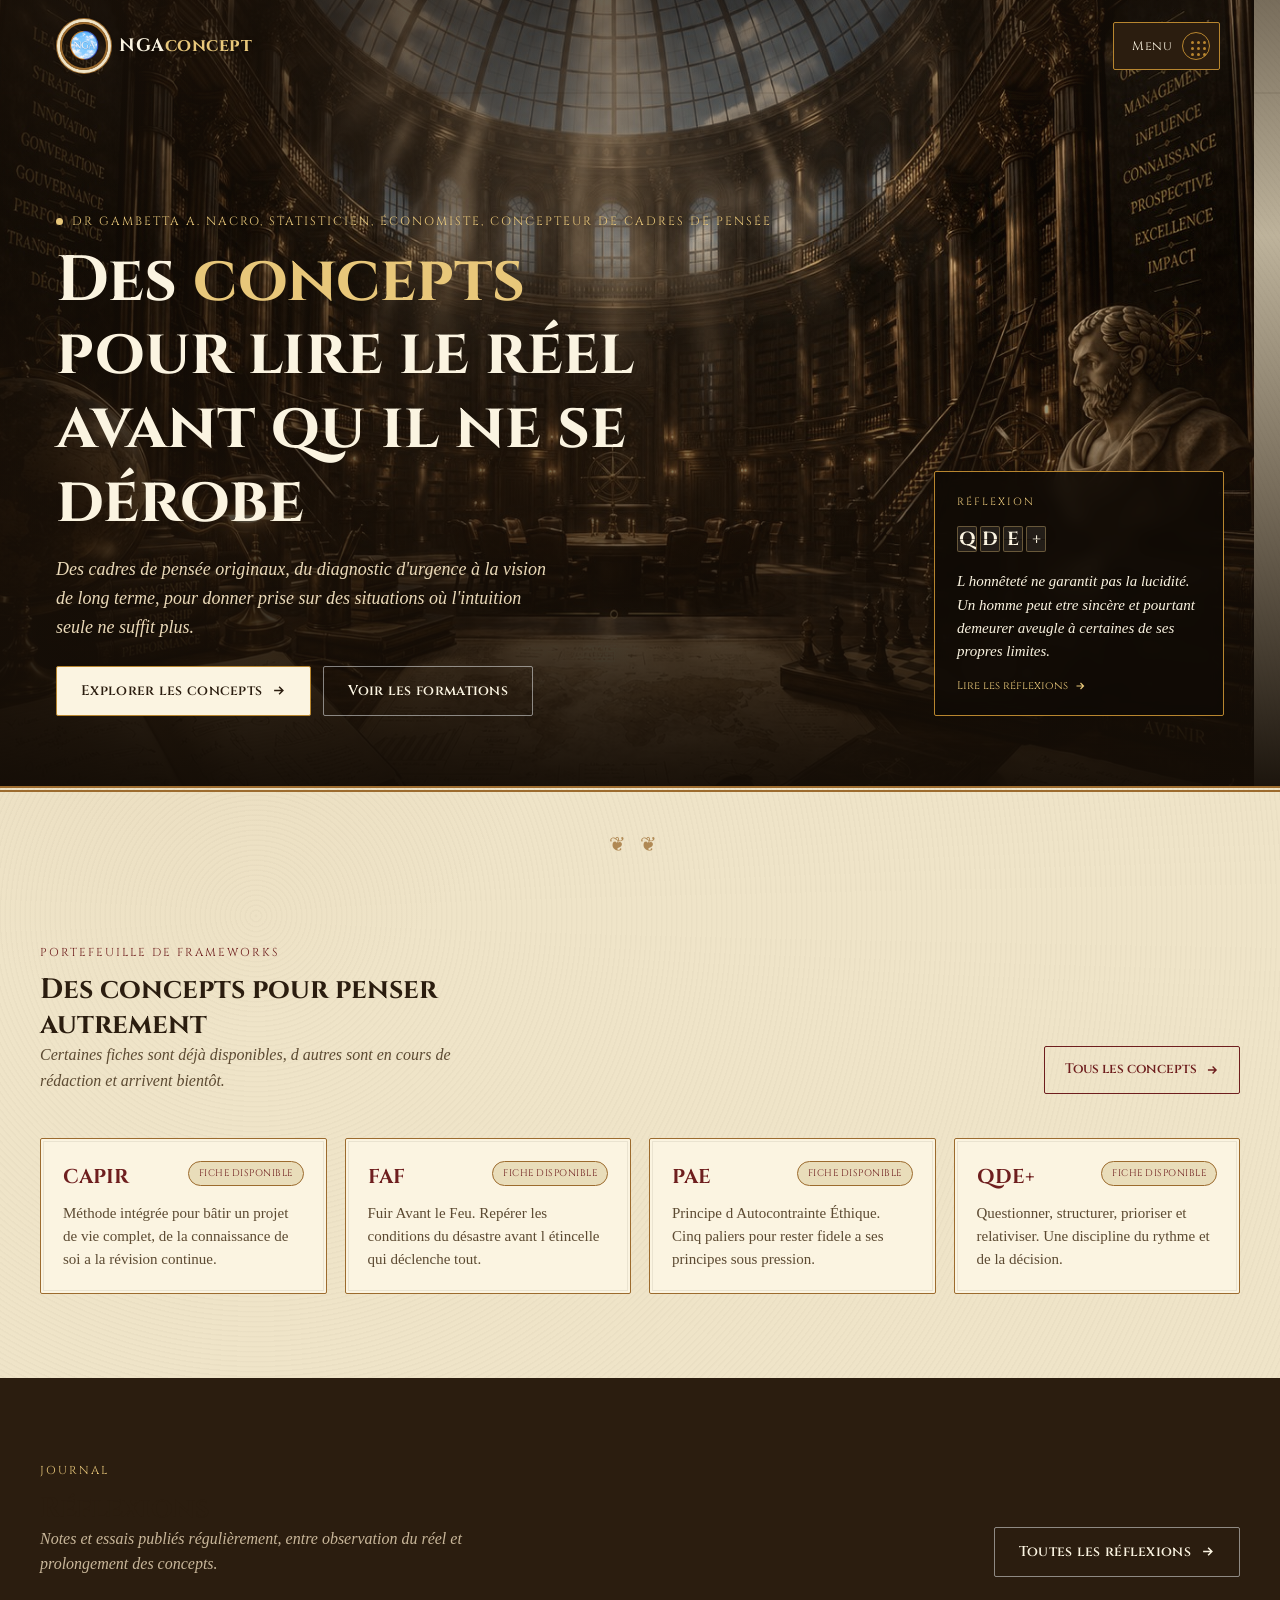
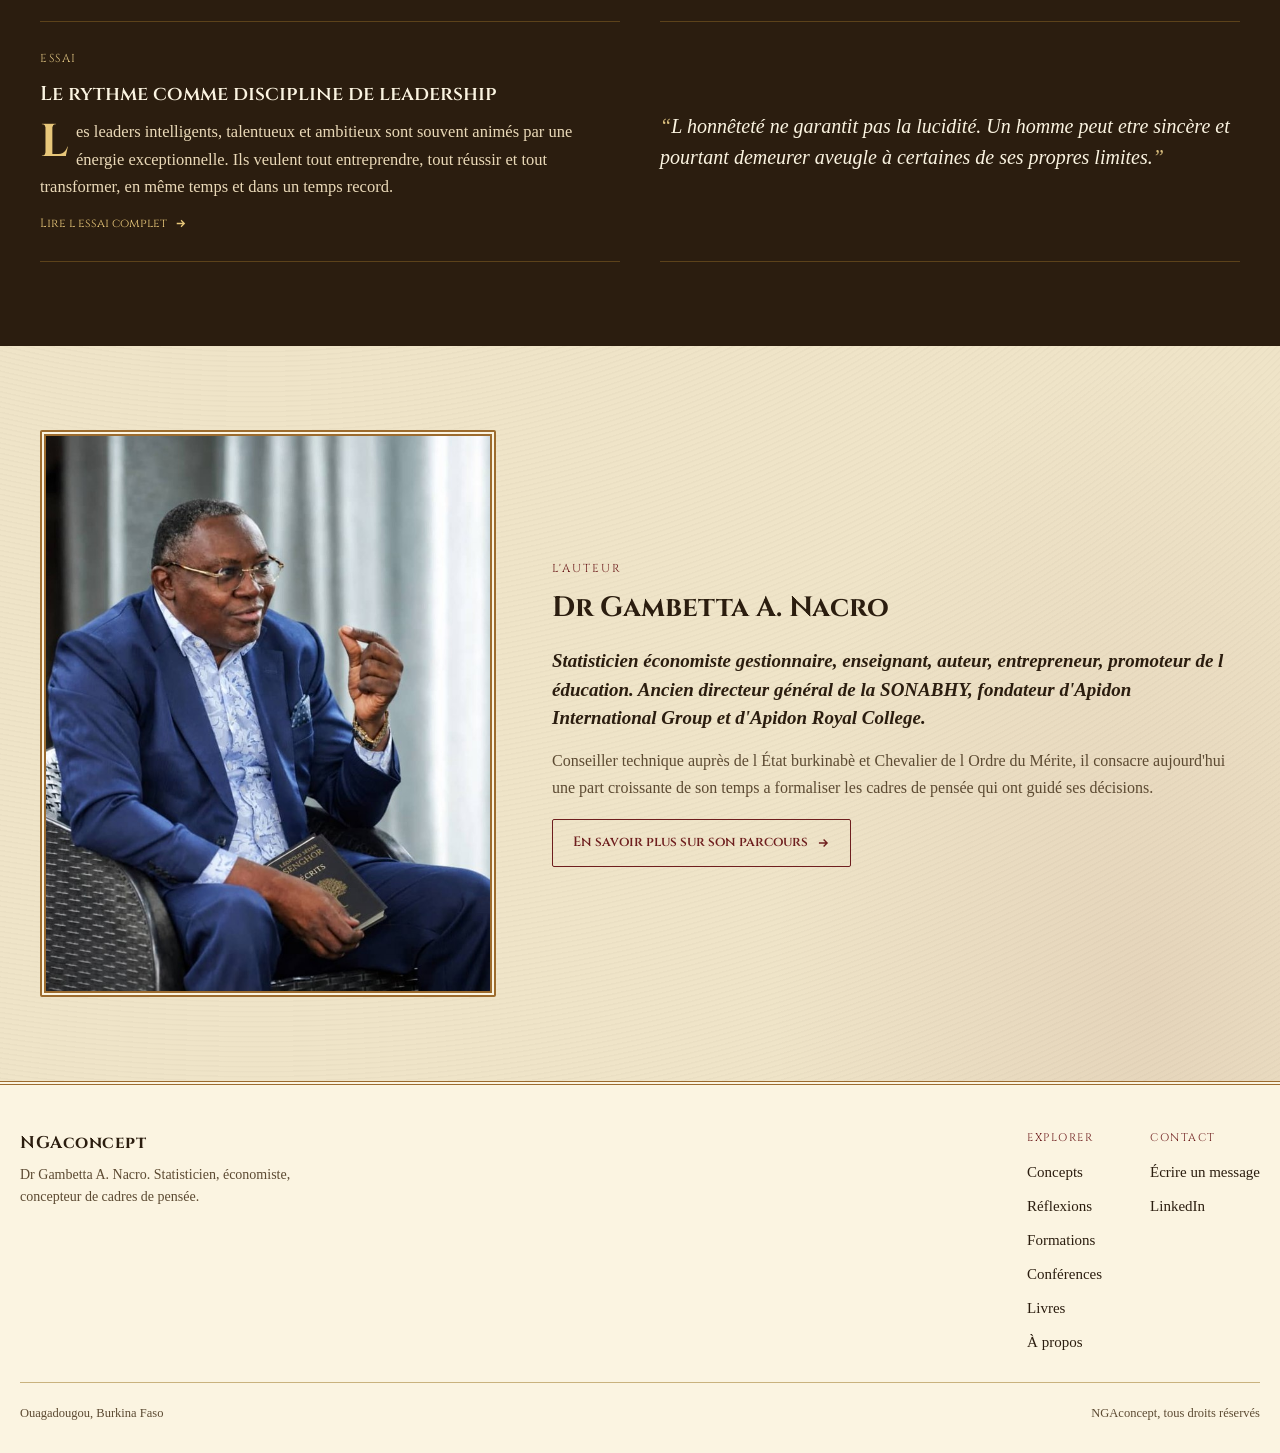
<file: index.html>
<!DOCTYPE html>
<html lang="fr">
<head>
<meta charset="UTF-8">
<meta name="viewport" content="width=device-width, initial-scale=1.0">
<title>NGAconcept, Dr Gambetta A. Nacro</title>
<meta name="description" content="Dr Gambetta A. Nacro: statisticien, economiste, consultant en management et gestion petroliere. Concepts, reflexions, formations et conferences.">
<link rel="canonical" href="https://ngaconcepts.pages.dev/index.html">
<link rel="icon" type="image/png" href="assets/logo.png">
<meta property="og:type" content="website">
<meta property="og:title" content="NGAconcept, Dr Gambetta A. Nacro">
<meta property="og:description" content="Dr Gambetta A. Nacro: statisticien, economiste, consultant en management et gestion petroliere. Concepts, reflexions, formations et conferences.">
<meta property="og:url" content="https://ngaconcepts.pages.dev/index.html">
<meta property="og:image" content="https://ngaconcepts.pages.dev/assets/logo.png">
<meta property="og:locale" content="fr_FR">
<meta name="twitter:card" content="summary">
<meta name="twitter:title" content="NGAconcept, Dr Gambetta A. Nacro">
<meta name="twitter:description" content="Dr Gambetta A. Nacro: statisticien, economiste, consultant en management et gestion petroliere. Concepts, reflexions, formations et conferences.">
<meta name="twitter:image" content="https://ngaconcepts.pages.dev/assets/logo.png">
<link rel="preconnect" href="https://fonts.googleapis.com"><link href="https://fonts.googleapis.com/css2?family=Cinzel:wght@400;500;600;700&family=IM+Fell+English:ital@0;1&display=swap" rel="stylesheet">
<link rel="stylesheet" href="assets/style.css">
</head>
<body>


<section class="hero">
  <header class="on-image" id="top">
  <div class="header-inner">
    <a href="#top" class="brand">
      <img src="assets/logo.png" alt="NGAconcept">
      <span class="brand-word">NGA<span>concept</span></span>
    </a>
    <button class="hub-btn" id="hubBtn">
      Menu
      <span class="dots"><span></span><span></span><span></span><span></span><span></span><span></span><span></span><span></span><span></span></span>
    </button>
  </div>
</header>

<div class="hub-overlay" id="hubOverlay"></div>
<nav class="hub-panel" id="hubPanel">
  <div class="hub-top">
    <span class="hub-label">Navigation</span>
    <button class="hub-close" id="hubClose" aria-label="Fermer">
      <svg viewBox="0 0 24 24" fill="none" stroke="currentColor" stroke-width="2.2"><path d="M6 6l12 12M18 6L6 18"/></svg>
    </button>
  </div>
  <div class="hub-title">Le <b>hub</b> des intelligences NGAconcept</div>
  <div class="hub-grid">
      <a href="concepts.html" class="hub-module">
        <span class="hm-num">01</span>
        <span class="hm-body">
          <span class="hm-name">Concepts</span>
          <span class="hm-desc">Des cadres de pensée et plus, du réflexe d urgence a la vision de long terme.</span>
        </span>
        <span class="hm-arrow"><svg viewBox="0 0 24 24" fill="none" stroke="currentColor" stroke-width="2.2"><path d="M5 12h14M13 6l6 6-6 6"/></svg></span>
      </a>
      <a href="reflexions.html" class="hub-module">
        <span class="hm-num">02</span>
        <span class="hm-body">
          <span class="hm-name">Réflexions</span>
          <span class="hm-desc">Essais, citations et notes publiés régulièrement.</span>
        </span>
        <span class="hm-arrow"><svg viewBox="0 0 24 24" fill="none" stroke="currentColor" stroke-width="2.2"><path d="M5 12h14M13 6l6 6-6 6"/></svg></span>
      </a>
      <a href="formations.html" class="hub-module">
        <span class="hm-num">03</span>
        <span class="hm-body">
          <span class="hm-name">Formations</span>
          <span class="hm-desc">Sessions et programmes construits autour des concepts.</span>
        </span>
        <span class="hm-arrow"><svg viewBox="0 0 24 24" fill="none" stroke="currentColor" stroke-width="2.2"><path d="M5 12h14M13 6l6 6-6 6"/></svg></span>
      </a>
      <a href="conferences.html" class="hub-module">
        <span class="hm-num">04</span>
        <span class="hm-body">
          <span class="hm-name">Conférences</span>
          <span class="hm-desc">Interventions publiques et invitations.</span>
        </span>
        <span class="hm-arrow"><svg viewBox="0 0 24 24" fill="none" stroke="currentColor" stroke-width="2.2"><path d="M5 12h14M13 6l6 6-6 6"/></svg></span>
      </a>
      <a href="livres.html" class="hub-module">
        <span class="hm-num">05</span>
        <span class="hm-body">
          <span class="hm-name">Livres</span>
          <span class="hm-desc">Ouvrages publiés et à paraître.</span>
        </span>
        <span class="hm-arrow"><svg viewBox="0 0 24 24" fill="none" stroke="currentColor" stroke-width="2.2"><path d="M5 12h14M13 6l6 6-6 6"/></svg></span>
      </a>
      <a href="about.html" class="hub-module">
        <span class="hm-num">06</span>
        <span class="hm-body">
          <span class="hm-name">À propos</span>
          <span class="hm-desc">Parcours et vision du Dr Gambetta A. Nacro.</span>
        </span>
        <span class="hm-arrow"><svg viewBox="0 0 24 24" fill="none" stroke="currentColor" stroke-width="2.2"><path d="M5 12h14M13 6l6 6-6 6"/></svg></span>
      </a>
  </div>
  <div class="hub-foot">
    <a href="index.html">Accueil</a>
    <a href="https://www.linkedin.com/in/dr-gambetta-a-nacro-ba7b3470" target="_blank" rel="noopener">LinkedIn</a>
  </div>
</nav>

  <img src="assets/hero-bg.jpg" alt="" class="hero-bg">
  <div class="hero-fade"></div>
  <div class="hero-content">
    <div class="eyebrow">Dr Gambetta A. Nacro, statisticien, économiste, concepteur de cadres de pensée</div>
    <h1>Des <b>concepts</b> pour lire le réel avant qu il ne se dérobe</h1>
    <p>Des cadres de pensée originaux, du diagnostic d'urgence à la vision de long terme, pour donner prise sur des situations où l'intuition seule ne suffit plus.</p>
    <div class="hero-cta">
      <a href="concepts.html" class="btn btn-primary">
        Explorer les concepts
        <svg viewBox="0 0 24 24" fill="none" stroke="currentColor" stroke-width="2.4"><path d="M5 12h14M13 6l6 6-6 6"/></svg>
      </a>
      <a href="formations.html" class="btn btn-ghost">Voir les formations</a>
    </div>
  </div>

  <div class="hero-quote-card">
    <span class="hqc-label">Réflexion</span>
    <div class="flap-row" id="flapWord" aria-hidden="true"></div>
    <p class="hqc-text" id="hqcText">L honnêteté ne garantit pas la lucidité. Un homme peut etre sincère et pourtant demeurer aveugle à certaines de ses propres limites.</p>
    <a href="reflexions.html" class="hqc-link">Lire les réflexions
      <svg viewBox="0 0 24 24" fill="none" stroke="currentColor" stroke-width="2.4" width="12" height="12"><path d="M5 12h14M13 6l6 6-6 6"/></svg>
    </a>
  </div>
</section>

<script>
(function(){
  var words = ["QDE+", "INCA", "POUE", "CAPIR", "FAF", "PAE"];
  var quotes = [
    "L honnêteté ne garantit pas la lucidité. Un homme peut etre sincère et pourtant demeurer aveugle à certaines de ses propres limites.",
    "Nul ne devrait accompagner durablement les autres sans accepter d etre régulièrement accompagné lui même.",
    "Rien ne nous oblige a etre intéressés dans nos actions ou dans nos relations. Il existe une joie particulière a agir avec désintéressement.",
    "L accusation est instinctive. L introspection est un choix."
  ];
  var CHARS = "ABCDEFGHIJKLMNOPQRSTUVWXYZ+ ";
  var flapEl = document.getElementById('flapWord');
  var textEl = document.getElementById('hqcText');
  if(!flapEl) return;

  function buildFlaps(word){
    flapEl.innerHTML = "";
    word.split("").forEach(function(ch){
      var u = document.createElement("span");
      u.className = "flap-unit";
      u.textContent = ch;
      flapEl.appendChild(u);
    });
  }

  function flipTo(word){
    var units = flapEl.querySelectorAll(".flap-unit");
    var target = word.split("");
    var maxLen = Math.max(units.length, target.length);
    if(units.length !== target.length){ buildFlaps(word); return; }
    units.forEach(function(u, i){
      var ticks = 6 + Math.floor(Math.random()*4);
      var t = 0;
      var iv = setInterval(function(){
        t++;
        if(t >= ticks){
          u.textContent = target[i];
          clearInterval(iv);
        } else {
          u.textContent = CHARS[Math.floor(Math.random()*CHARS.length)];
        }
      }, 55);
    });
  }

  buildFlaps(words[0]);
  var wi = 0, qi = 0;
  setInterval(function(){
    wi = (wi + 1) % words.length;
    flipTo(words[wi]);
  }, 3200);

  setInterval(function(){
    qi = (qi + 1) % quotes.length;
    textEl.style.opacity = 0;
    setTimeout(function(){
      textEl.textContent = quotes[qi];
      textEl.style.opacity = 1;
    }, 350);
  }, 6400);
})();
</script>

<div class="fleuron" style="padding:36px 0 0;"></div>

<section class="block" id="concepts">
  <div class="section-head">
    <div>
      <div class="section-eyebrow">Portefeuille de frameworks</div>
      <h2>Des concepts pour penser autrement</h2>
      <p>Certaines fiches sont déjà disponibles, d autres sont en cours de rédaction et arrivent bientôt.</p>
    </div>
    <a href="concepts.html" class="btn-outline">
      Tous les concepts
      <svg viewBox="0 0 24 24" fill="none" stroke="currentColor" stroke-width="2.4" width="14" height="14"><path d="M5 12h14M13 6l6 6-6 6"/></svg>
    </a>
  </div>

  <div class="concept-grid">
    <a href="capir.html" class="concept-card ready">
      <div class="concept-top"><span class="concept-name">CAPIR</span><span class="concept-status ready">Fiche disponible</span></div>
      <p class="concept-desc">Méthode intégrée pour bâtir un projet de vie complet, de la connaissance de soi a la révision continue.</p>
    </a>
    <a href="faf.html" class="concept-card ready">
      <div class="concept-top"><span class="concept-name">FAF</span><span class="concept-status ready">Fiche disponible</span></div>
      <p class="concept-desc">Fuir Avant le Feu. Repérer les conditions du désastre avant l étincelle qui déclenche tout.</p>
    </a>
    <a href="pae.html" class="concept-card ready">
      <div class="concept-top"><span class="concept-name">PAE</span><span class="concept-status ready">Fiche disponible</span></div>
      <p class="concept-desc">Principe d Autocontrainte Éthique. Cinq paliers pour rester fidele a ses principes sous pression.</p>
    </a>
    <a href="qde.html" class="concept-card ready">
      <div class="concept-top"><span class="concept-name">QDE+</span><span class="concept-status ready">Fiche disponible</span></div>
      <p class="concept-desc">Questionner, structurer, prioriser et relativiser. Une discipline du rythme et de la décision.</p>
    </a>
  </div>
</section>

<section class="block reflexions" id="reflexions">
  <div class="section-head">
    <div>
      <div class="section-eyebrow">Journal</div>
      <h2>Réflexions</h2>
      <p>Notes et essais publiés régulièrement, entre observation du réel et prolongement des concepts.</p>
    </div>
    <a href="reflexions.html" class="btn btn-ghost">
      Toutes les réflexions
      <svg viewBox="0 0 24 24" fill="none" stroke="currentColor" stroke-width="2.4" width="14" height="14"><path d="M5 12h14M13 6l6 6-6 6"/></svg>
    </a>
  </div>

  <div class="reflex-feed">
    <div class="reflex-item essay">
      <span class="reflex-date">Essai</span>
      <h3 class="reflex-title">Le rythme comme discipline de leadership</h3>
      <p class="reflex-text">Les leaders intelligents, talentueux et ambitieux sont souvent animés par une énergie exceptionnelle. Ils veulent tout entreprendre, tout réussir et tout transformer, en même temps et dans un temps record.</p>
      <a href="reflexions.html" class="reflex-read">Lire l essai complet<svg viewBox="0 0 24 24" fill="none" stroke="currentColor" stroke-width="2.4" width="13" height="13"><path d="M5 12h14M13 6l6 6-6 6"/></svg></a>
    </div>
    <div class="reflex-item quote">
      <p class="quote-text">L honnêteté ne garantit pas la lucidité. Un homme peut etre sincère et pourtant demeurer aveugle à certaines de ses propres limites.</p>
    </div>
  </div>
</section>

<section class="block" id="about">
  <div class="about-layout">
    <div class="about-portrait"><img src="assets/portrait.jpg" alt="Dr Gambetta A. Nacro"></div>
    <div class="about-text">
      <div class="section-eyebrow">L'auteur</div>
      <h2>Dr Gambetta A. Nacro</h2>
      <p class="about-lead">Statisticien économiste gestionnaire, enseignant, auteur, entrepreneur, promoteur de l éducation. Ancien directeur général de la SONABHY, fondateur d'Apidon International Group et d'Apidon Royal College.</p>
      <p class="about-body">Conseiller technique auprès de l État burkinabè et Chevalier de l Ordre du Mérite, il consacre aujourd'hui une part croissante de son temps a formaliser les cadres de pensée qui ont guidé ses décisions.</p>
      <a href="about.html" class="btn-outline">
        En savoir plus sur son parcours
        <svg viewBox="0 0 24 24" fill="none" stroke="currentColor" stroke-width="2.4" width="14" height="14"><path d="M5 12h14M13 6l6 6-6 6"/></svg>
      </a>
    </div>
  </div>
</section>

<footer>
  <div class="footer-inner">
    <div class="footer-top">
      <div class="footer-brand">
        <span class="mono">NGAconcept</span>
        <p>Dr Gambetta A. Nacro. Statisticien, économiste, concepteur de cadres de pensée.</p>
      </div>
      <div class="footer-cols">
        <div class="footer-col">
          <span class="footer-col-title">Explorer</span>
          <a href="concepts.html">Concepts</a>
          <a href="reflexions.html">Réflexions</a>
          <a href="formations.html">Formations</a>
          <a href="conferences.html">Conférences</a>
          <a href="livres.html">Livres</a>
          <a href="about.html">À propos</a>
        </div>
        <div class="footer-col">
          <span class="footer-col-title">Contact</span>
          <a href="mailto:gambettaaboubakarnacro@gmail.com">Écrire un message</a>
          <a href="https://www.linkedin.com/in/dr-gambetta-a-nacro-ba7b3470" target="_blank" rel="noopener">LinkedIn</a>
        </div>
      </div>
    </div>
    <div class="footer-bottom">
      <span>Ouagadougou, Burkina Faso</span>
      <span>NGAconcept, tous droits réservés</span>
    </div>
  </div>
</footer>

<script>
  const hubBtn = document.getElementById('hubBtn');
  const hubClose = document.getElementById('hubClose');
  const hubPanel = document.getElementById('hubPanel');
  const hubOverlay = document.getElementById('hubOverlay');
  function openHub(){ hubPanel.classList.add('open'); hubOverlay.classList.add('open'); }
  function closeHub(){ hubPanel.classList.remove('open'); hubOverlay.classList.remove('open'); }
  hubBtn.addEventListener('click', openHub);
  hubClose.addEventListener('click', closeHub);
  hubOverlay.addEventListener('click', closeHub);
</script>

</body>
</html>
</file>
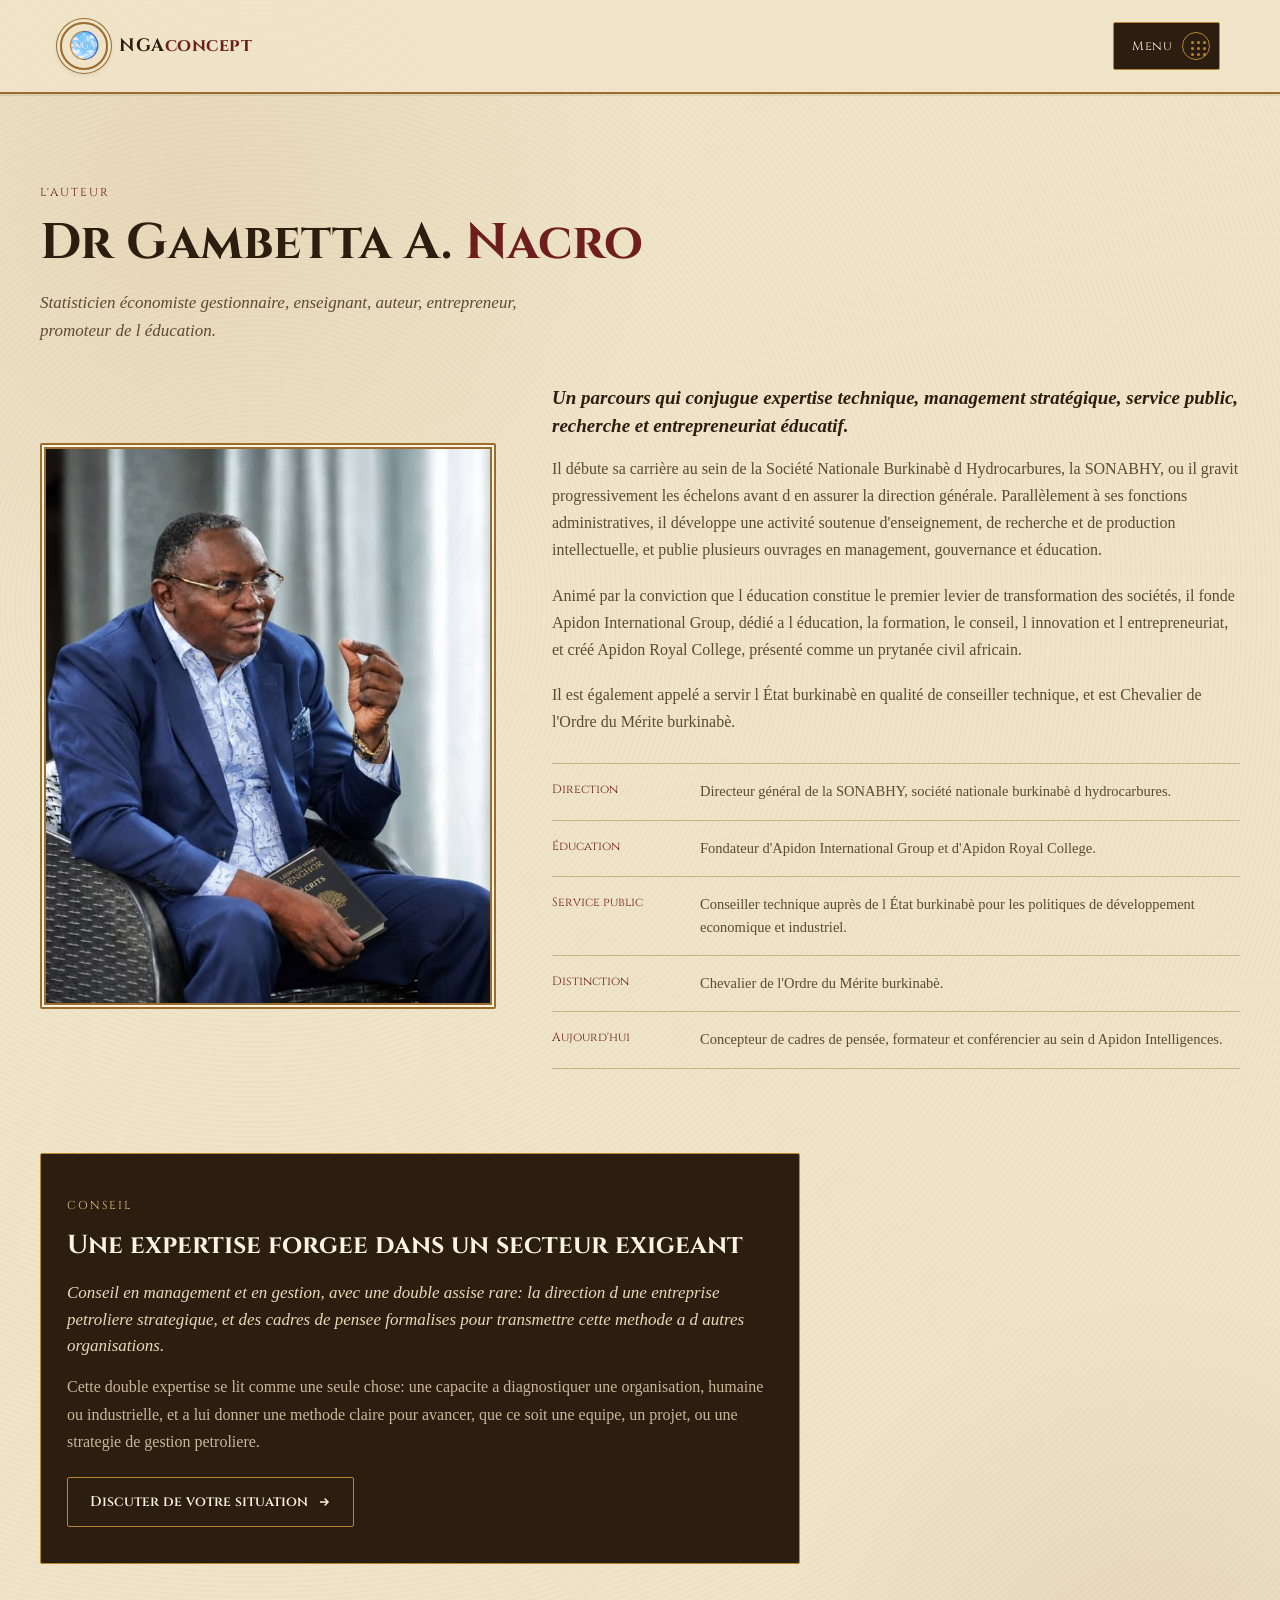
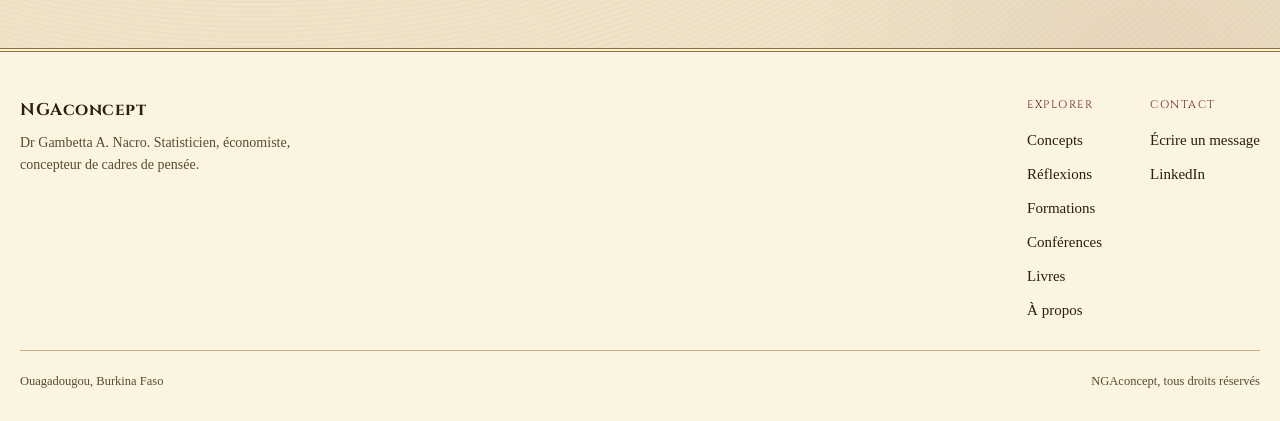
<file: about.html>
<!DOCTYPE html>
<html lang="fr">
<head>
<meta charset="UTF-8">
<meta name="viewport" content="width=device-width, initial-scale=1.0">
<title>À propos, NGAconcept</title>
<meta name="description" content="Parcours du Dr Gambetta A. Nacro: ancien DG de la SONABHY, fondateur d Apidon International Group, conseil en management et gestion petroliere.">
<link rel="canonical" href="https://ngaconcepts.pages.dev/about.html">
<link rel="icon" type="image/png" href="assets/logo.png">
<meta property="og:type" content="website">
<meta property="og:title" content="À propos, NGAconcept">
<meta property="og:description" content="Parcours du Dr Gambetta A. Nacro: ancien DG de la SONABHY, fondateur d Apidon International Group, conseil en management et gestion petroliere.">
<meta property="og:url" content="https://ngaconcepts.pages.dev/about.html">
<meta property="og:image" content="https://ngaconcepts.pages.dev/assets/logo.png">
<meta property="og:locale" content="fr_FR">
<meta name="twitter:card" content="summary">
<meta name="twitter:title" content="À propos, NGAconcept">
<meta name="twitter:description" content="Parcours du Dr Gambetta A. Nacro: ancien DG de la SONABHY, fondateur d Apidon International Group, conseil en management et gestion petroliere.">
<meta name="twitter:image" content="https://ngaconcepts.pages.dev/assets/logo.png">
<link rel="preconnect" href="https://fonts.googleapis.com"><link href="https://fonts.googleapis.com/css2?family=Cinzel:wght@400;500;600;700&family=IM+Fell+English:ital@0;1&display=swap" rel="stylesheet">
<link rel="stylesheet" href="assets/style.css">
</head>
<body>
<header class="" id="top">
  <div class="header-inner">
    <a href="index.html" class="brand">
      <img src="assets/logo.png" alt="NGAconcept">
      <span class="brand-word">NGA<span>concept</span></span>
    </a>
    <button class="hub-btn" id="hubBtn">
      Menu
      <span class="dots"><span></span><span></span><span></span><span></span><span></span><span></span><span></span><span></span><span></span></span>
    </button>
  </div>
</header>

<div class="hub-overlay" id="hubOverlay"></div>
<nav class="hub-panel" id="hubPanel">
  <div class="hub-top">
    <span class="hub-label">Navigation</span>
    <button class="hub-close" id="hubClose" aria-label="Fermer">
      <svg viewBox="0 0 24 24" fill="none" stroke="currentColor" stroke-width="2.2"><path d="M6 6l12 12M18 6L6 18"/></svg>
    </button>
  </div>
  <div class="hub-title">Le <b>hub</b> des intelligences NGAconcept</div>
  <div class="hub-grid">
      <a href="concepts.html" class="hub-module">
        <span class="hm-num">01</span>
        <span class="hm-body">
          <span class="hm-name">Concepts</span>
          <span class="hm-desc">Des cadres de pensée et plus, du réflexe d urgence a la vision de long terme.</span>
        </span>
        <span class="hm-arrow"><svg viewBox="0 0 24 24" fill="none" stroke="currentColor" stroke-width="2.2"><path d="M5 12h14M13 6l6 6-6 6"/></svg></span>
      </a>
      <a href="reflexions.html" class="hub-module">
        <span class="hm-num">02</span>
        <span class="hm-body">
          <span class="hm-name">Réflexions</span>
          <span class="hm-desc">Essais, citations et notes publiés régulièrement.</span>
        </span>
        <span class="hm-arrow"><svg viewBox="0 0 24 24" fill="none" stroke="currentColor" stroke-width="2.2"><path d="M5 12h14M13 6l6 6-6 6"/></svg></span>
      </a>
      <a href="formations.html" class="hub-module">
        <span class="hm-num">03</span>
        <span class="hm-body">
          <span class="hm-name">Formations</span>
          <span class="hm-desc">Sessions et programmes construits autour des concepts.</span>
        </span>
        <span class="hm-arrow"><svg viewBox="0 0 24 24" fill="none" stroke="currentColor" stroke-width="2.2"><path d="M5 12h14M13 6l6 6-6 6"/></svg></span>
      </a>
      <a href="conferences.html" class="hub-module">
        <span class="hm-num">04</span>
        <span class="hm-body">
          <span class="hm-name">Conférences</span>
          <span class="hm-desc">Interventions publiques et invitations.</span>
        </span>
        <span class="hm-arrow"><svg viewBox="0 0 24 24" fill="none" stroke="currentColor" stroke-width="2.2"><path d="M5 12h14M13 6l6 6-6 6"/></svg></span>
      </a>
      <a href="livres.html" class="hub-module">
        <span class="hm-num">05</span>
        <span class="hm-body">
          <span class="hm-name">Livres</span>
          <span class="hm-desc">Ouvrages publiés et à paraître.</span>
        </span>
        <span class="hm-arrow"><svg viewBox="0 0 24 24" fill="none" stroke="currentColor" stroke-width="2.2"><path d="M5 12h14M13 6l6 6-6 6"/></svg></span>
      </a>
      <a href="about.html" class="hub-module current">
        <span class="hm-num">06</span>
        <span class="hm-body">
          <span class="hm-name">À propos</span>
          <span class="hm-desc">Parcours et vision du Dr Gambetta A. Nacro.</span>
        </span>
        <span class="hm-arrow"><svg viewBox="0 0 24 24" fill="none" stroke="currentColor" stroke-width="2.2"><path d="M5 12h14M13 6l6 6-6 6"/></svg></span>
      </a>
  </div>
  <div class="hub-foot">
    <a href="index.html">Accueil</a>
    <a href="https://www.linkedin.com/in/dr-gambetta-a-nacro-ba7b3470" target="_blank" rel="noopener">LinkedIn</a>
  </div>
</nav>


<div class="page-hero">
  <div class="page-eyebrow">L'auteur</div>
  <h1>Dr Gambetta A. <b>Nacro</b></h1>
  <p>Statisticien économiste gestionnaire, enseignant, auteur, entrepreneur, promoteur de l éducation.</p>
</div>

<section class="block" style="padding-top:10px">
  <div class="about-layout">
    <div class="about-portrait"><img src="assets/portrait.jpg" alt="Dr Gambetta A. Nacro"></div>
    <div class="about-text">
      <p class="about-lead">Un parcours qui conjugue expertise technique, management stratégique, service public, recherche et entrepreneuriat éducatif.</p>
      <p class="about-body">Il débute sa carrière au sein de la Société Nationale Burkinabè d Hydrocarbures, la SONABHY, ou il gravit progressivement les échelons avant d en assurer la direction générale. Parallèlement à ses fonctions administratives, il développe une activité soutenue d'enseignement, de recherche et de production intellectuelle, et publie plusieurs ouvrages en management, gouvernance et éducation.</p>
      <p class="about-body">Animé par la conviction que l éducation constitue le premier levier de transformation des sociétés, il fonde Apidon International Group, dédié a l éducation, la formation, le conseil, l innovation et l entrepreneuriat, et créé Apidon Royal College, présenté comme un prytanée civil africain.</p>
      <p class="about-body">Il est également appelé a servir l État burkinabè en qualité de conseiller technique, et est Chevalier de l'Ordre du Mérite burkinabè.</p>

      <div class="about-timeline">
        <div class="tl-item"><span class="tl-role">Direction</span><span class="tl-desc">Directeur général de la SONABHY, société nationale burkinabè d hydrocarbures.</span></div>
        <div class="tl-item"><span class="tl-role">Éducation</span><span class="tl-desc">Fondateur d'Apidon International Group et d'Apidon Royal College.</span></div>
        <div class="tl-item"><span class="tl-role">Service public</span><span class="tl-desc">Conseiller technique auprès de l État burkinabè pour les politiques de développement economique et industriel.</span></div>
        <div class="tl-item"><span class="tl-role">Distinction</span><span class="tl-desc">Chevalier de l'Ordre du Mérite burkinabè.</span></div>
        <div class="tl-item"><span class="tl-role">Aujourd'hui</span><span class="tl-desc">Concepteur de cadres de pensée, formateur et conférencier au sein d Apidon Intelligences.</span></div>
      </div>
    </div>
  </div>
</section>

<section class="block conseil-section" id="conseil" style="padding-top:0">
  <div class="conseil-card">
    <span class="section-eyebrow">Conseil</span>
    <h2>Une expertise forgee dans un secteur exigeant</h2>
    <p class="conseil-lead">Conseil en management et en gestion, avec une double assise rare: la direction d une entreprise petroliere strategique, et des cadres de pensee formalises pour transmettre cette methode a d autres organisations.</p>
    <p class="about-body">Cette double expertise se lit comme une seule chose: une capacite a diagnostiquer une organisation, humaine ou industrielle, et a lui donner une methode claire pour avancer, que ce soit une equipe, un projet, ou une strategie de gestion petroliere.</p>
    <a href="mailto:gambettaaboubakarnacro@gmail.com" class="btn-primary-dark">
      Discuter de votre situation
      <svg viewBox="0 0 24 24" fill="none" stroke="currentColor" stroke-width="2.4" width="14" height="14"><path d="M5 12h14M13 6l6 6-6 6"/></svg>
    </a>
  </div>
</section>

<footer>
  <div class="footer-inner">
    <div class="footer-top">
      <div class="footer-brand">
        <span class="mono">NGAconcept</span>
        <p>Dr Gambetta A. Nacro. Statisticien, économiste, concepteur de cadres de pensée.</p>
      </div>
      <div class="footer-cols">
        <div class="footer-col">
          <span class="footer-col-title">Explorer</span>
          <a href="concepts.html">Concepts</a>
          <a href="reflexions.html">Réflexions</a>
          <a href="formations.html">Formations</a>
          <a href="conferences.html">Conférences</a>
          <a href="livres.html">Livres</a>
          <a href="about.html">À propos</a>
        </div>
        <div class="footer-col">
          <span class="footer-col-title">Contact</span>
          <a href="mailto:gambettaaboubakarnacro@gmail.com">Écrire un message</a>
          <a href="https://www.linkedin.com/in/dr-gambetta-a-nacro-ba7b3470" target="_blank" rel="noopener">LinkedIn</a>
        </div>
      </div>
    </div>
    <div class="footer-bottom">
      <span>Ouagadougou, Burkina Faso</span>
      <span>NGAconcept, tous droits réservés</span>
    </div>
  </div>
</footer>

<script>
  const hubBtn = document.getElementById('hubBtn');
  const hubClose = document.getElementById('hubClose');
  const hubPanel = document.getElementById('hubPanel');
  const hubOverlay = document.getElementById('hubOverlay');
  function openHub(){ hubPanel.classList.add('open'); hubOverlay.classList.add('open'); }
  function closeHub(){ hubPanel.classList.remove('open'); hubOverlay.classList.remove('open'); }
  hubBtn.addEventListener('click', openHub);
  hubClose.addEventListener('click', closeHub);
  hubOverlay.addEventListener('click', closeHub);
</script>

</body>
</html>
</file>
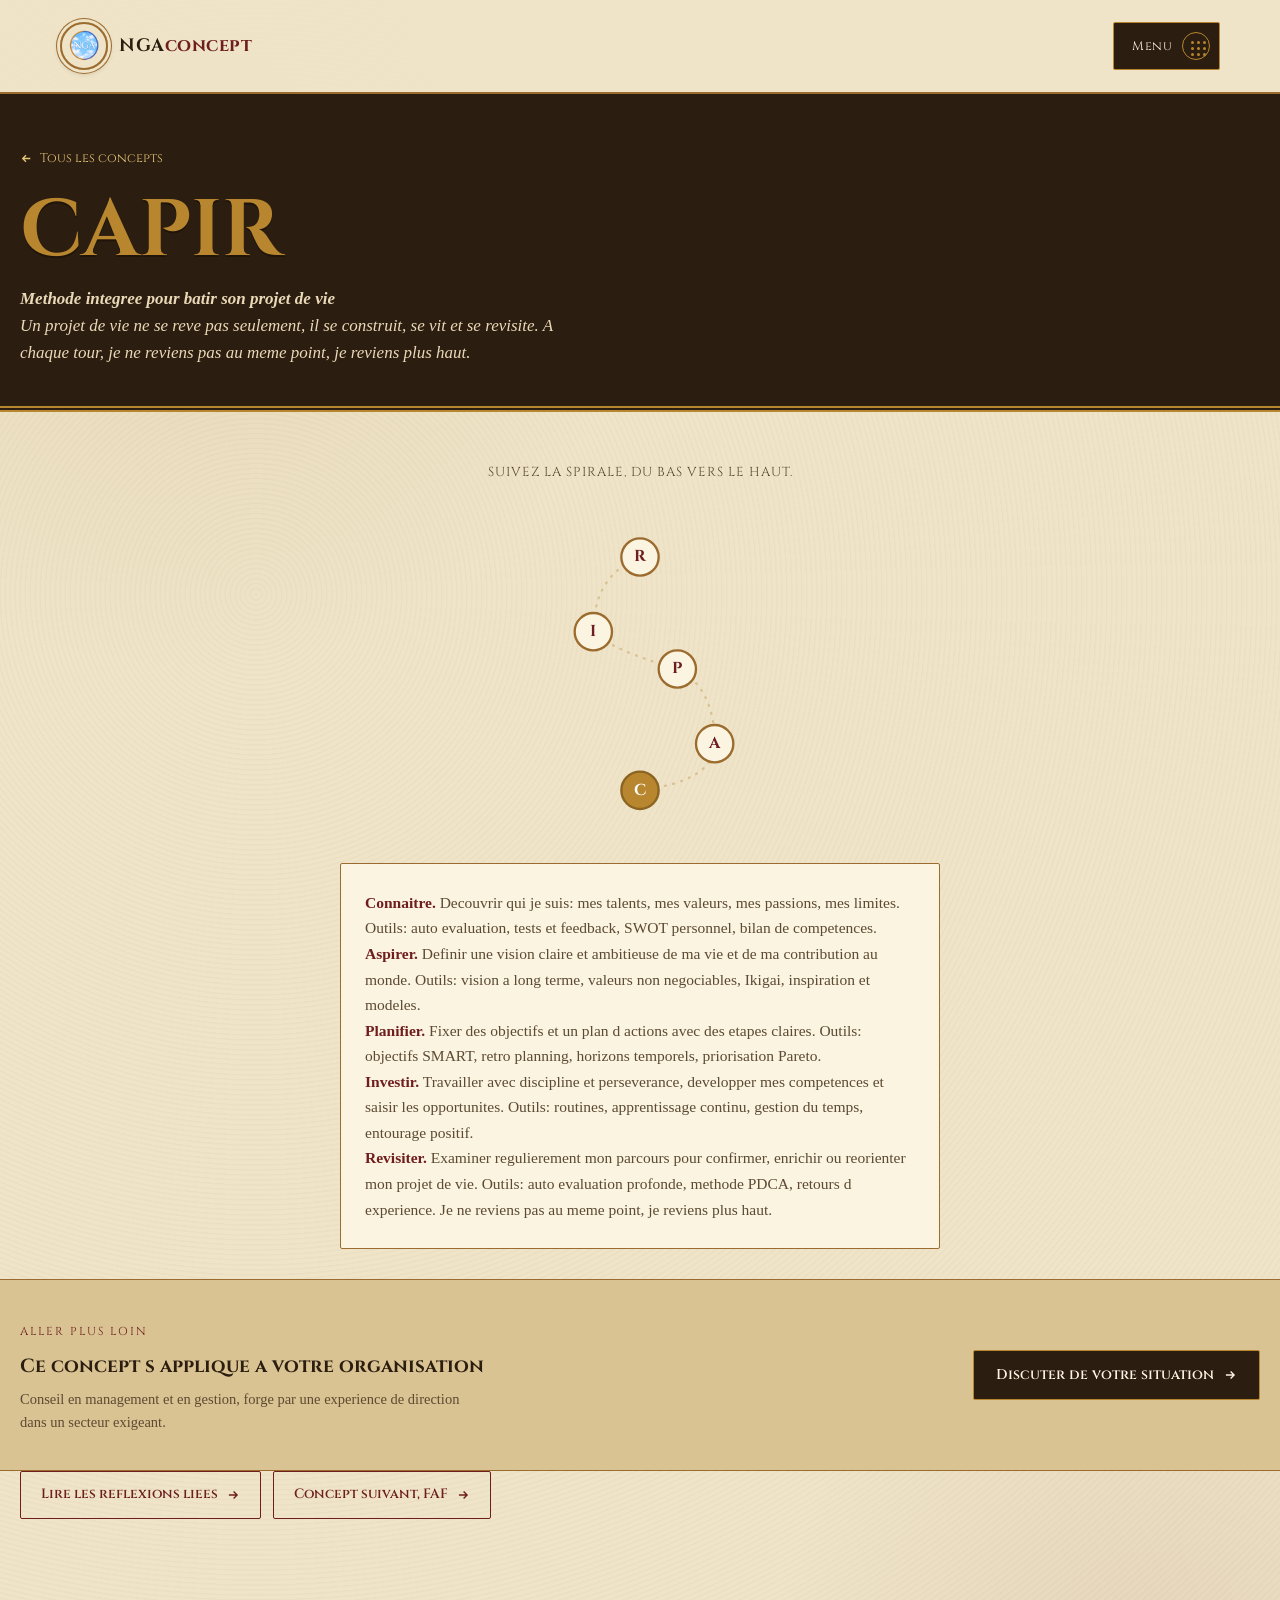
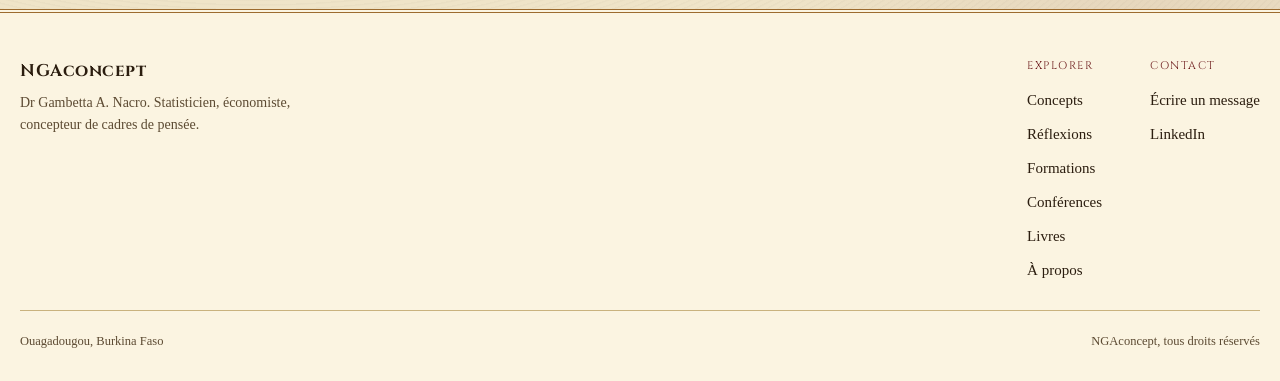
<file: capir.html>
<!DOCTYPE html>
<html lang="fr">
<head>
<meta charset="UTF-8">
<meta name="viewport" content="width=device-width, initial-scale=1.0">
<title>CAPIR, NGAconcept</title>
<meta name="description" content="CAPIR: la methode integree du Dr Gambetta A. Nacro pour batir un projet de vie. Connaitre, aspirer, planifier, investir, revisiter.">
<link rel="canonical" href="https://ngaconcepts.pages.dev/capir.html">
<link rel="icon" type="image/png" href="assets/logo.png">
<meta property="og:type" content="website">
<meta property="og:title" content="CAPIR, NGAconcept">
<meta property="og:description" content="CAPIR: la methode integree du Dr Gambetta A. Nacro pour batir un projet de vie. Connaitre, aspirer, planifier, investir, revisiter.">
<meta property="og:url" content="https://ngaconcepts.pages.dev/capir.html">
<meta property="og:image" content="https://ngaconcepts.pages.dev/assets/logo.png">
<meta property="og:locale" content="fr_FR">
<meta name="twitter:card" content="summary">
<meta name="twitter:title" content="CAPIR, NGAconcept">
<meta name="twitter:description" content="CAPIR: la methode integree du Dr Gambetta A. Nacro pour batir un projet de vie. Connaitre, aspirer, planifier, investir, revisiter.">
<meta name="twitter:image" content="https://ngaconcepts.pages.dev/assets/logo.png">
<link rel="preconnect" href="https://fonts.googleapis.com"><link href="https://fonts.googleapis.com/css2?family=Cinzel:wght@400;500;600;700&family=IM+Fell+English:ital@0;1&display=swap" rel="stylesheet">
<link rel="stylesheet" href="assets/style.css">
</head>
<body>
<header class="" id="top">
  <div class="header-inner">
    <a href="index.html" class="brand">
      <img src="assets/logo.png" alt="NGAconcept">
      <span class="brand-word">NGA<span>concept</span></span>
    </a>
    <button class="hub-btn" id="hubBtn">
      Menu
      <span class="dots"><span></span><span></span><span></span><span></span><span></span><span></span><span></span><span></span><span></span></span>
    </button>
  </div>
</header>

<div class="hub-overlay" id="hubOverlay"></div>
<nav class="hub-panel" id="hubPanel">
  <div class="hub-top">
    <span class="hub-label">Navigation</span>
    <button class="hub-close" id="hubClose" aria-label="Fermer">
      <svg viewBox="0 0 24 24" fill="none" stroke="currentColor" stroke-width="2.2"><path d="M6 6l12 12M18 6L6 18"/></svg>
    </button>
  </div>
  <div class="hub-title">Le <b>hub</b> des intelligences NGAconcept</div>
  <div class="hub-grid">
      <a href="concepts.html" class="hub-module current">
        <span class="hm-num">01</span>
        <span class="hm-body">
          <span class="hm-name">Concepts</span>
          <span class="hm-desc">Des cadres de pensée et plus, du réflexe d urgence a la vision de long terme.</span>
        </span>
        <span class="hm-arrow"><svg viewBox="0 0 24 24" fill="none" stroke="currentColor" stroke-width="2.2"><path d="M5 12h14M13 6l6 6-6 6"/></svg></span>
      </a>
      <a href="reflexions.html" class="hub-module">
        <span class="hm-num">02</span>
        <span class="hm-body">
          <span class="hm-name">Réflexions</span>
          <span class="hm-desc">Essais, citations et notes publiés régulièrement.</span>
        </span>
        <span class="hm-arrow"><svg viewBox="0 0 24 24" fill="none" stroke="currentColor" stroke-width="2.2"><path d="M5 12h14M13 6l6 6-6 6"/></svg></span>
      </a>
      <a href="formations.html" class="hub-module">
        <span class="hm-num">03</span>
        <span class="hm-body">
          <span class="hm-name">Formations</span>
          <span class="hm-desc">Sessions et programmes construits autour des concepts.</span>
        </span>
        <span class="hm-arrow"><svg viewBox="0 0 24 24" fill="none" stroke="currentColor" stroke-width="2.2"><path d="M5 12h14M13 6l6 6-6 6"/></svg></span>
      </a>
      <a href="conferences.html" class="hub-module">
        <span class="hm-num">04</span>
        <span class="hm-body">
          <span class="hm-name">Conférences</span>
          <span class="hm-desc">Interventions publiques et invitations.</span>
        </span>
        <span class="hm-arrow"><svg viewBox="0 0 24 24" fill="none" stroke="currentColor" stroke-width="2.2"><path d="M5 12h14M13 6l6 6-6 6"/></svg></span>
      </a>
      <a href="livres.html" class="hub-module">
        <span class="hm-num">05</span>
        <span class="hm-body">
          <span class="hm-name">Livres</span>
          <span class="hm-desc">Ouvrages publiés et à paraître.</span>
        </span>
        <span class="hm-arrow"><svg viewBox="0 0 24 24" fill="none" stroke="currentColor" stroke-width="2.2"><path d="M5 12h14M13 6l6 6-6 6"/></svg></span>
      </a>
      <a href="about.html" class="hub-module">
        <span class="hm-num">06</span>
        <span class="hm-body">
          <span class="hm-name">À propos</span>
          <span class="hm-desc">Parcours et vision du Dr Gambetta A. Nacro.</span>
        </span>
        <span class="hm-arrow"><svg viewBox="0 0 24 24" fill="none" stroke="currentColor" stroke-width="2.2"><path d="M5 12h14M13 6l6 6-6 6"/></svg></span>
      </a>
  </div>
  <div class="hub-foot">
    <a href="index.html">Accueil</a>
    <a href="https://www.linkedin.com/in/dr-gambetta-a-nacro-ba7b3470" target="_blank" rel="noopener">LinkedIn</a>
  </div>
</nav>


<div class="concept-detail-hero" style="--accent:#B8862F">
  <div class="inner cd-hero-flex">
    <div class="cd-hero-text">
      <a href="concepts.html" class="cd-back">
        <svg viewBox="0 0 24 24" width="13" height="13" fill="none" stroke="currentColor" stroke-width="2.4"><path d="M19 12H5M11 18l-6-6 6-6"/></svg>
        Tous les concepts
      </a>
      <div class="cd-acronym" style="color:#B8862F">CAPIR</div>
      <p class="cd-tagline"><b>Methode integree pour batir son projet de vie</b><br>Un projet de vie ne se reve pas seulement, il se construit, se vit et se revisite. A chaque tour, je ne reviens pas au meme point, je reviens plus haut.</p>
    </div>
  </div>
</div>

<div class="capir-section">
  <p class="faf-instruct">Suivez la spirale, du bas vers le haut.</p>
  <svg viewBox="0 0 300 340" width="280" height="320" class="capir-svg">
    <path d="M150,300 Q230,290 230,250 Q230,190 190,170 Q120,150 100,130 Q100,70 150,50" fill="none" stroke="#D9C393" stroke-width="2.5" stroke-dasharray="1 8" stroke-linecap="round"/>
    <g class="capir-node active" data-step="1" onclick="capirShow(1)">
      <circle cx="150" cy="300" r="20"/>
      <text x="150" y="300" text-anchor="middle" dominant-baseline="central" font-family="Cinzel" font-weight="700" font-size="17">C</text>
    </g><g class="capir-node" data-step="2" onclick="capirShow(2)">
      <circle cx="230" cy="250" r="20"/>
      <text x="230" y="250" text-anchor="middle" dominant-baseline="central" font-family="Cinzel" font-weight="700" font-size="17">A</text>
    </g><g class="capir-node" data-step="3" onclick="capirShow(3)">
      <circle cx="190" cy="170" r="20"/>
      <text x="190" y="170" text-anchor="middle" dominant-baseline="central" font-family="Cinzel" font-weight="700" font-size="17">P</text>
    </g><g class="capir-node" data-step="4" onclick="capirShow(4)">
      <circle cx="100" cy="130" r="20"/>
      <text x="100" y="130" text-anchor="middle" dominant-baseline="central" font-family="Cinzel" font-weight="700" font-size="17">I</text>
    </g><g class="capir-node" data-step="5" onclick="capirShow(5)">
      <circle cx="150" cy="50" r="20"/>
      <text x="150" y="50" text-anchor="middle" dominant-baseline="central" font-family="Cinzel" font-weight="700" font-size="17">R</text>
    </g>
  </svg>
  <div class="pae-panel">
    <p class="pae-desc shown" id="capirDesc1"><b>Connaitre.</b> Decouvrir qui je suis: mes talents, mes valeurs, mes passions, mes limites. Outils: auto evaluation, tests et feedback, SWOT personnel, bilan de competences.</p><p class="pae-desc" id="capirDesc2"><b>Aspirer.</b> Definir une vision claire et ambitieuse de ma vie et de ma contribution au monde. Outils: vision a long terme, valeurs non negociables, Ikigai, inspiration et modeles.</p><p class="pae-desc" id="capirDesc3"><b>Planifier.</b> Fixer des objectifs et un plan d actions avec des etapes claires. Outils: objectifs SMART, retro planning, horizons temporels, priorisation Pareto.</p><p class="pae-desc" id="capirDesc4"><b>Investir.</b> Travailler avec discipline et perseverance, developper mes competences et saisir les opportunites. Outils: routines, apprentissage continu, gestion du temps, entourage positif.</p><p class="pae-desc" id="capirDesc5"><b>Revisiter.</b> Examiner regulierement mon parcours pour confirmer, enrichir ou reorienter mon projet de vie. Outils: auto evaluation profonde, methode PDCA, retours d experience. Je ne reviens pas au meme point, je reviens plus haut.</p>
  </div>
</div>

<script>
  function capirShow(n){
    document.querySelectorAll('#capirDesc1, #capirDesc2, #capirDesc3, #capirDesc4, #capirDesc5').forEach(function(p){ p.classList.remove('shown'); });
    document.getElementById('capirDesc'+n).classList.add('shown');
    document.querySelectorAll('.capir-node').forEach(function(s){ s.classList.remove('active'); });
    document.querySelector('.capir-node[data-step="'+n+'"]').classList.add('active');
  }
</script>

<div class="cd-consult">
  <div class="cd-consult-inner">
    <div>
      <span class="section-eyebrow">Aller plus loin</span>
      <h3>Ce concept s applique a votre organisation</h3>
      <p>Conseil en management et en gestion, forge par une experience de direction dans un secteur exigeant.</p>
    </div>
    <a href="about.html#conseil" class="btn-primary-dark">
      Discuter de votre situation
      <svg viewBox="0 0 24 24" fill="none" stroke="currentColor" stroke-width="2.4" width="14" height="14"><path d="M5 12h14M13 6l6 6-6 6"/></svg>
    </a>
  </div>
</div>

<div class="cd-cta">
  <a href="reflexions.html" class="btn-outline">Lire les reflexions liees
    <svg viewBox="0 0 24 24" fill="none" stroke="currentColor" stroke-width="2.4" width="14" height="14"><path d="M5 12h14M13 6l6 6-6 6"/></svg>
  </a>
  <a href="faf.html" class="btn-outline">Concept suivant, FAF
    <svg viewBox="0 0 24 24" fill="none" stroke="currentColor" stroke-width="2.4" width="14" height="14"><path d="M5 12h14M13 6l6 6-6 6"/></svg>
  </a>
</div>

<footer>
  <div class="footer-inner">
    <div class="footer-top">
      <div class="footer-brand">
        <span class="mono">NGAconcept</span>
        <p>Dr Gambetta A. Nacro. Statisticien, économiste, concepteur de cadres de pensée.</p>
      </div>
      <div class="footer-cols">
        <div class="footer-col">
          <span class="footer-col-title">Explorer</span>
          <a href="concepts.html">Concepts</a>
          <a href="reflexions.html">Réflexions</a>
          <a href="formations.html">Formations</a>
          <a href="conferences.html">Conférences</a>
          <a href="livres.html">Livres</a>
          <a href="about.html">À propos</a>
        </div>
        <div class="footer-col">
          <span class="footer-col-title">Contact</span>
          <a href="mailto:gambettaaboubakarnacro@gmail.com">Écrire un message</a>
          <a href="https://www.linkedin.com/in/dr-gambetta-a-nacro-ba7b3470" target="_blank" rel="noopener">LinkedIn</a>
        </div>
      </div>
    </div>
    <div class="footer-bottom">
      <span>Ouagadougou, Burkina Faso</span>
      <span>NGAconcept, tous droits réservés</span>
    </div>
  </div>
</footer>

<script>
  const hubBtn = document.getElementById('hubBtn');
  const hubClose = document.getElementById('hubClose');
  const hubPanel = document.getElementById('hubPanel');
  const hubOverlay = document.getElementById('hubOverlay');
  function openHub(){ hubPanel.classList.add('open'); hubOverlay.classList.add('open'); }
  function closeHub(){ hubPanel.classList.remove('open'); hubOverlay.classList.remove('open'); }
  hubBtn.addEventListener('click', openHub);
  hubClose.addEventListener('click', closeHub);
  hubOverlay.addEventListener('click', closeHub);
</script>

</body>
</html>
</file>
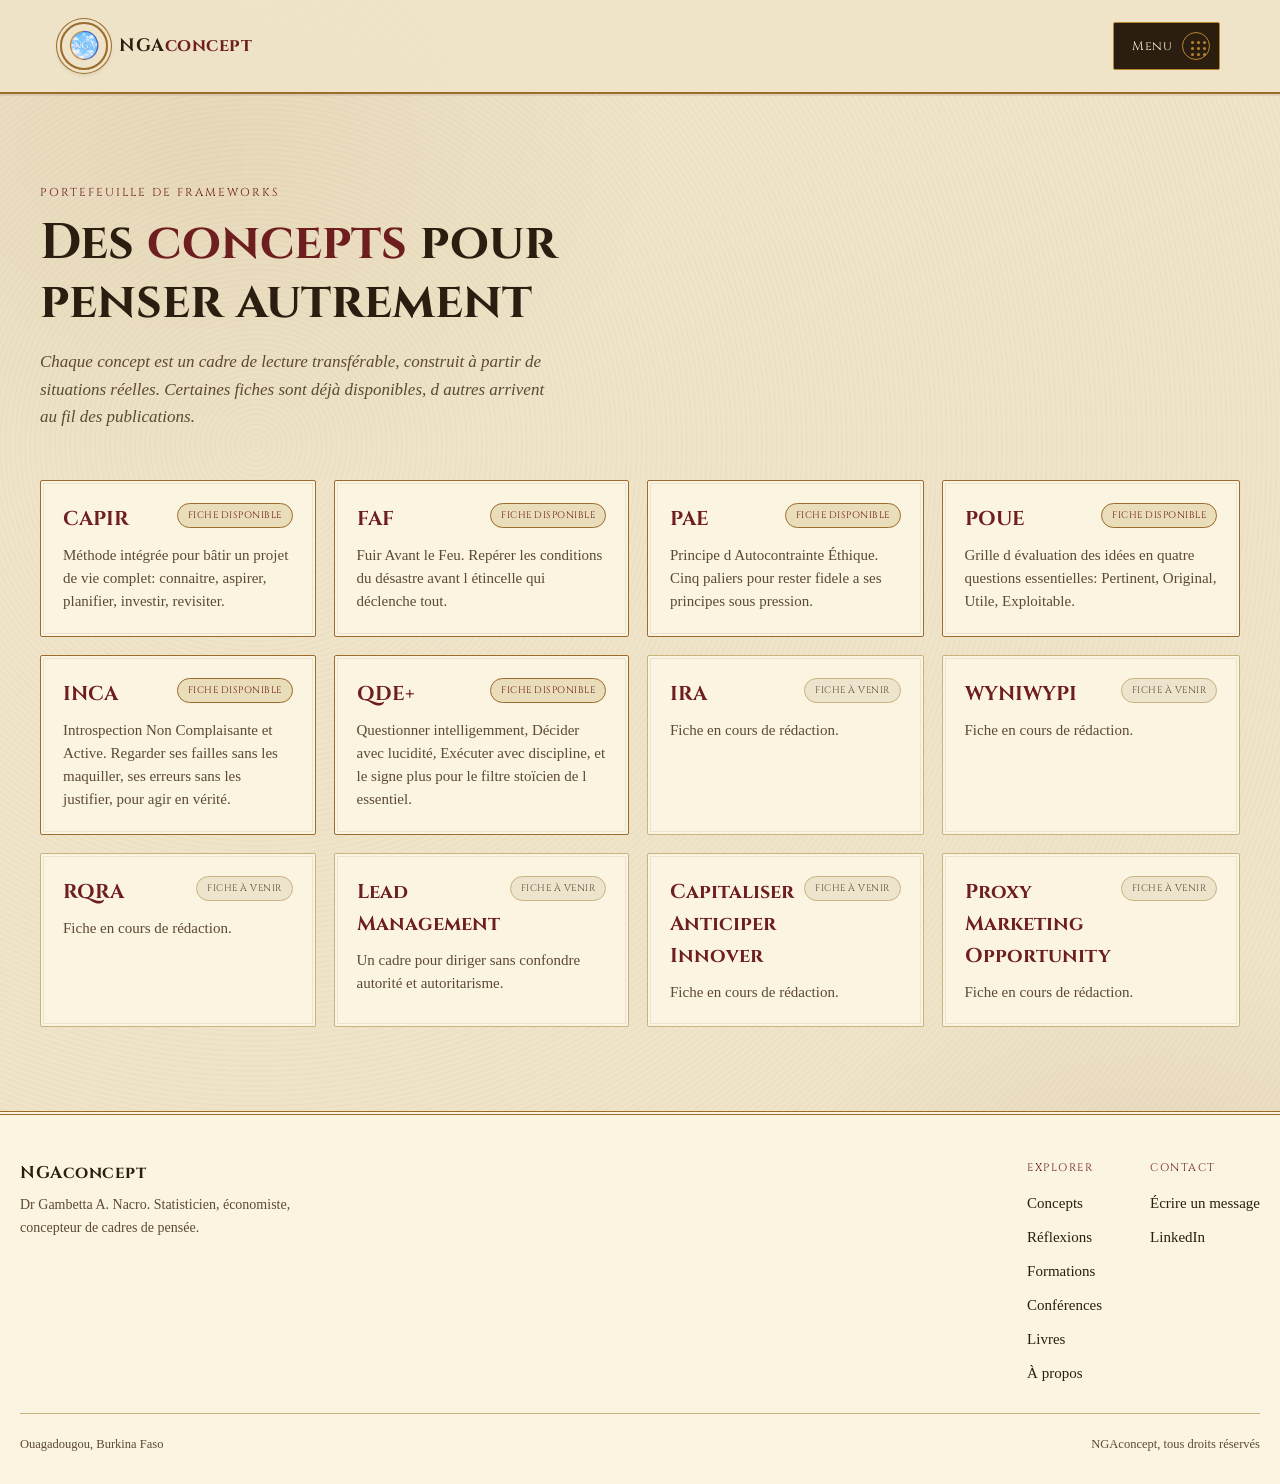
<file: concepts.html>
<!DOCTYPE html>
<html lang="fr">
<head>
<meta charset="UTF-8">
<meta name="viewport" content="width=device-width, initial-scale=1.0">
<title>Concepts, NGAconcept</title>
<meta name="description" content="CAPIR, FAF, PAE, POUE, INCA, QDE+: les cadres de pensee originaux du Dr Gambetta A. Nacro pour la decision et le leadership.">
<link rel="canonical" href="https://ngaconcepts.pages.dev/concepts.html">
<link rel="icon" type="image/png" href="assets/logo.png">
<meta property="og:type" content="website">
<meta property="og:title" content="Concepts, NGAconcept">
<meta property="og:description" content="CAPIR, FAF, PAE, POUE, INCA, QDE+: les cadres de pensee originaux du Dr Gambetta A. Nacro pour la decision et le leadership.">
<meta property="og:url" content="https://ngaconcepts.pages.dev/concepts.html">
<meta property="og:image" content="https://ngaconcepts.pages.dev/assets/logo.png">
<meta property="og:locale" content="fr_FR">
<meta name="twitter:card" content="summary">
<meta name="twitter:title" content="Concepts, NGAconcept">
<meta name="twitter:description" content="CAPIR, FAF, PAE, POUE, INCA, QDE+: les cadres de pensee originaux du Dr Gambetta A. Nacro pour la decision et le leadership.">
<meta name="twitter:image" content="https://ngaconcepts.pages.dev/assets/logo.png">
<link rel="preconnect" href="https://fonts.googleapis.com"><link href="https://fonts.googleapis.com/css2?family=Cinzel:wght@400;500;600;700&family=IM+Fell+English:ital@0;1&display=swap" rel="stylesheet">
<link rel="stylesheet" href="assets/style.css">
</head>
<body>
<header class="" id="top">
  <div class="header-inner">
    <a href="index.html" class="brand">
      <img src="assets/logo.png" alt="NGAconcept">
      <span class="brand-word">NGA<span>concept</span></span>
    </a>
    <button class="hub-btn" id="hubBtn">
      Menu
      <span class="dots"><span></span><span></span><span></span><span></span><span></span><span></span><span></span><span></span><span></span></span>
    </button>
  </div>
</header>

<div class="hub-overlay" id="hubOverlay"></div>
<nav class="hub-panel" id="hubPanel">
  <div class="hub-top">
    <span class="hub-label">Navigation</span>
    <button class="hub-close" id="hubClose" aria-label="Fermer">
      <svg viewBox="0 0 24 24" fill="none" stroke="currentColor" stroke-width="2.2"><path d="M6 6l12 12M18 6L6 18"/></svg>
    </button>
  </div>
  <div class="hub-title">Le <b>hub</b> des intelligences NGAconcept</div>
  <div class="hub-grid">
      <a href="concepts.html" class="hub-module current">
        <span class="hm-num">01</span>
        <span class="hm-body">
          <span class="hm-name">Concepts</span>
          <span class="hm-desc">Des cadres de pensée et plus, du réflexe d urgence a la vision de long terme.</span>
        </span>
        <span class="hm-arrow"><svg viewBox="0 0 24 24" fill="none" stroke="currentColor" stroke-width="2.2"><path d="M5 12h14M13 6l6 6-6 6"/></svg></span>
      </a>
      <a href="reflexions.html" class="hub-module">
        <span class="hm-num">02</span>
        <span class="hm-body">
          <span class="hm-name">Réflexions</span>
          <span class="hm-desc">Essais, citations et notes publiés régulièrement.</span>
        </span>
        <span class="hm-arrow"><svg viewBox="0 0 24 24" fill="none" stroke="currentColor" stroke-width="2.2"><path d="M5 12h14M13 6l6 6-6 6"/></svg></span>
      </a>
      <a href="formations.html" class="hub-module">
        <span class="hm-num">03</span>
        <span class="hm-body">
          <span class="hm-name">Formations</span>
          <span class="hm-desc">Sessions et programmes construits autour des concepts.</span>
        </span>
        <span class="hm-arrow"><svg viewBox="0 0 24 24" fill="none" stroke="currentColor" stroke-width="2.2"><path d="M5 12h14M13 6l6 6-6 6"/></svg></span>
      </a>
      <a href="conferences.html" class="hub-module">
        <span class="hm-num">04</span>
        <span class="hm-body">
          <span class="hm-name">Conférences</span>
          <span class="hm-desc">Interventions publiques et invitations.</span>
        </span>
        <span class="hm-arrow"><svg viewBox="0 0 24 24" fill="none" stroke="currentColor" stroke-width="2.2"><path d="M5 12h14M13 6l6 6-6 6"/></svg></span>
      </a>
      <a href="livres.html" class="hub-module">
        <span class="hm-num">05</span>
        <span class="hm-body">
          <span class="hm-name">Livres</span>
          <span class="hm-desc">Ouvrages publiés et à paraître.</span>
        </span>
        <span class="hm-arrow"><svg viewBox="0 0 24 24" fill="none" stroke="currentColor" stroke-width="2.2"><path d="M5 12h14M13 6l6 6-6 6"/></svg></span>
      </a>
      <a href="about.html" class="hub-module">
        <span class="hm-num">06</span>
        <span class="hm-body">
          <span class="hm-name">À propos</span>
          <span class="hm-desc">Parcours et vision du Dr Gambetta A. Nacro.</span>
        </span>
        <span class="hm-arrow"><svg viewBox="0 0 24 24" fill="none" stroke="currentColor" stroke-width="2.2"><path d="M5 12h14M13 6l6 6-6 6"/></svg></span>
      </a>
  </div>
  <div class="hub-foot">
    <a href="index.html">Accueil</a>
    <a href="https://www.linkedin.com/in/dr-gambetta-a-nacro-ba7b3470" target="_blank" rel="noopener">LinkedIn</a>
  </div>
</nav>


<div class="page-hero">
  <div class="page-eyebrow">Portefeuille de frameworks</div>
  <h1>Des <b>concepts</b> pour penser autrement</h1>
  <p>Chaque concept est un cadre de lecture transférable, construit à partir de situations réelles. Certaines fiches sont déjà disponibles, d autres arrivent au fil des publications.</p>
</div>

<section class="block" style="padding-top:20px">
  <div class="concept-grid">
    <a href="capir.html" class="concept-card ready">
      <div class="concept-top"><span class="concept-name">CAPIR</span><span class="concept-status ready">Fiche disponible</span></div>
      <p class="concept-desc">Méthode intégrée pour bâtir un projet de vie complet: connaitre, aspirer, planifier, investir, revisiter.</p>
    </a>
    <a href="faf.html" class="concept-card ready">
      <div class="concept-top"><span class="concept-name">FAF</span><span class="concept-status ready">Fiche disponible</span></div>
      <p class="concept-desc">Fuir Avant le Feu. Repérer les conditions du désastre avant l étincelle qui déclenche tout.</p>
    </a>
    <a href="pae.html" class="concept-card ready">
      <div class="concept-top"><span class="concept-name">PAE</span><span class="concept-status ready">Fiche disponible</span></div>
      <p class="concept-desc">Principe d Autocontrainte Éthique. Cinq paliers pour rester fidele a ses principes sous pression.</p>
    </a>
    <a href="poue.html" class="concept-card ready">
      <div class="concept-top"><span class="concept-name">POUE</span><span class="concept-status ready">Fiche disponible</span></div>
      <p class="concept-desc">Grille d évaluation des idées en quatre questions essentielles: Pertinent, Original, Utile, Exploitable.</p>
    </a>
    <a href="inca.html" class="concept-card ready">
      <div class="concept-top"><span class="concept-name">INCA</span><span class="concept-status ready">Fiche disponible</span></div>
      <p class="concept-desc">Introspection Non Complaisante et Active. Regarder ses failles sans les maquiller, ses erreurs sans les justifier, pour agir en vérité.</p>
    </a>
    <a href="qde.html" class="concept-card ready">
      <div class="concept-top"><span class="concept-name">QDE+</span><span class="concept-status ready">Fiche disponible</span></div>
      <p class="concept-desc">Questionner intelligemment, Décider avec lucidité, Exécuter avec discipline, et le signe plus pour le filtre stoïcien de l essentiel.</p>
    </a>
    <div class="concept-card">
      <div class="concept-top"><span class="concept-name">IRA</span><span class="concept-status soon">Fiche à venir</span></div>
      <p class="concept-desc">Fiche en cours de rédaction.</p>
    </div>
    <div class="concept-card">
      <div class="concept-top"><span class="concept-name">WYNIWYPI</span><span class="concept-status soon">Fiche à venir</span></div>
      <p class="concept-desc">Fiche en cours de rédaction.</p>
    </div>
    <div class="concept-card">
      <div class="concept-top"><span class="concept-name">RQRA</span><span class="concept-status soon">Fiche à venir</span></div>
      <p class="concept-desc">Fiche en cours de rédaction.</p>
    </div>
    <div class="concept-card">
      <div class="concept-top"><span class="concept-name">Lead Management</span><span class="concept-status soon">Fiche à venir</span></div>
      <p class="concept-desc">Un cadre pour diriger sans confondre autorité et autoritarisme.</p>
    </div>
    <div class="concept-card">
      <div class="concept-top"><span class="concept-name">Capitaliser Anticiper Innover</span><span class="concept-status soon">Fiche à venir</span></div>
      <p class="concept-desc">Fiche en cours de rédaction.</p>
    </div>
    <div class="concept-card">
      <div class="concept-top"><span class="concept-name">Proxy Marketing Opportunity</span><span class="concept-status soon">Fiche à venir</span></div>
      <p class="concept-desc">Fiche en cours de rédaction.</p>
    </div>
  </div>
</section>

<footer>
  <div class="footer-inner">
    <div class="footer-top">
      <div class="footer-brand">
        <span class="mono">NGAconcept</span>
        <p>Dr Gambetta A. Nacro. Statisticien, économiste, concepteur de cadres de pensée.</p>
      </div>
      <div class="footer-cols">
        <div class="footer-col">
          <span class="footer-col-title">Explorer</span>
          <a href="concepts.html">Concepts</a>
          <a href="reflexions.html">Réflexions</a>
          <a href="formations.html">Formations</a>
          <a href="conferences.html">Conférences</a>
          <a href="livres.html">Livres</a>
          <a href="about.html">À propos</a>
        </div>
        <div class="footer-col">
          <span class="footer-col-title">Contact</span>
          <a href="mailto:gambettaaboubakarnacro@gmail.com">Écrire un message</a>
          <a href="https://www.linkedin.com/in/dr-gambetta-a-nacro-ba7b3470" target="_blank" rel="noopener">LinkedIn</a>
        </div>
      </div>
    </div>
    <div class="footer-bottom">
      <span>Ouagadougou, Burkina Faso</span>
      <span>NGAconcept, tous droits réservés</span>
    </div>
  </div>
</footer>

<script>
  const hubBtn = document.getElementById('hubBtn');
  const hubClose = document.getElementById('hubClose');
  const hubPanel = document.getElementById('hubPanel');
  const hubOverlay = document.getElementById('hubOverlay');
  function openHub(){ hubPanel.classList.add('open'); hubOverlay.classList.add('open'); }
  function closeHub(){ hubPanel.classList.remove('open'); hubOverlay.classList.remove('open'); }
  hubBtn.addEventListener('click', openHub);
  hubClose.addEventListener('click', closeHub);
  hubOverlay.addEventListener('click', closeHub);
</script>

</body>
</html>
</file>
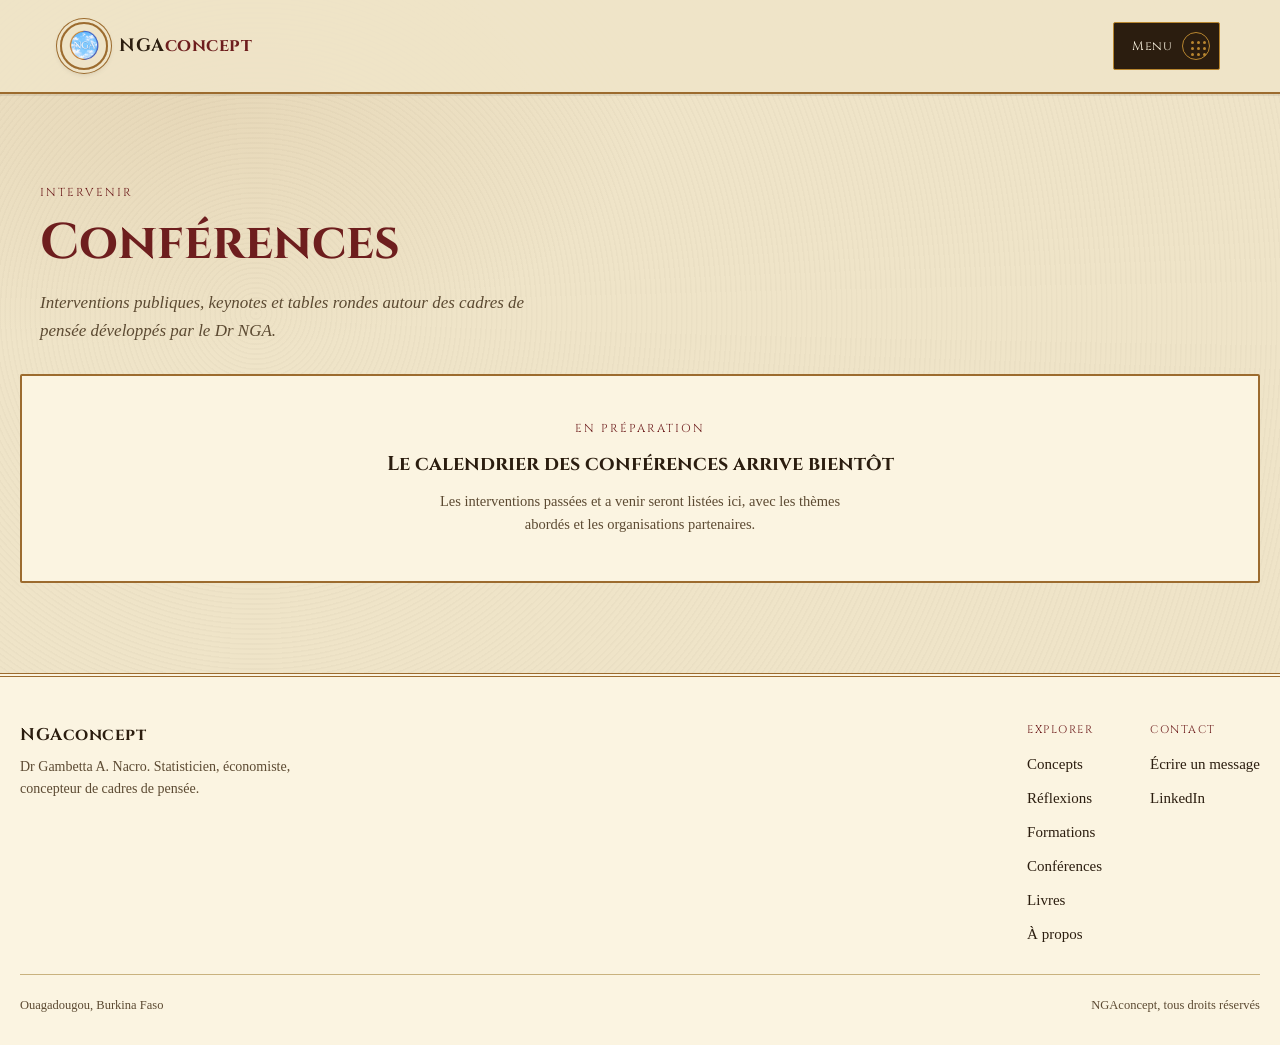
<file: conferences.html>
<!DOCTYPE html>
<html lang="fr">
<head>
<meta charset="UTF-8">
<meta name="viewport" content="width=device-width, initial-scale=1.0">
<title>Conférences, NGAconcept</title>
<link rel="preconnect" href="https://fonts.googleapis.com"><link href="https://fonts.googleapis.com/css2?family=Cinzel:wght@400;500;600;700&family=IM+Fell+English:ital@0;1&display=swap" rel="stylesheet">
<link rel="stylesheet" href="assets/style.css">
</head>
<body>
<header class="" id="top">
  <div class="header-inner">
    <a href="index.html" class="brand">
      <img src="assets/logo.png" alt="NGAconcept">
      <span class="brand-word">NGA<span>concept</span></span>
    </a>
    <button class="hub-btn" id="hubBtn">
      Menu
      <span class="dots"><span></span><span></span><span></span><span></span><span></span><span></span><span></span><span></span><span></span></span>
    </button>
  </div>
</header>

<div class="hub-overlay" id="hubOverlay"></div>
<nav class="hub-panel" id="hubPanel">
  <div class="hub-top">
    <span class="hub-label">Navigation</span>
    <button class="hub-close" id="hubClose" aria-label="Fermer">
      <svg viewBox="0 0 24 24" fill="none" stroke="currentColor" stroke-width="2.2"><path d="M6 6l12 12M18 6L6 18"/></svg>
    </button>
  </div>
  <div class="hub-title">Le <b>hub</b> des intelligences NGAconcept</div>
  <div class="hub-grid">
      <a href="concepts.html" class="hub-module">
        <span class="hm-num">01</span>
        <span class="hm-body">
          <span class="hm-name">Concepts</span>
          <span class="hm-desc">Des cadres de pensée et plus, du réflexe d urgence a la vision de long terme.</span>
        </span>
        <span class="hm-arrow"><svg viewBox="0 0 24 24" fill="none" stroke="currentColor" stroke-width="2.2"><path d="M5 12h14M13 6l6 6-6 6"/></svg></span>
      </a>
      <a href="reflexions.html" class="hub-module">
        <span class="hm-num">02</span>
        <span class="hm-body">
          <span class="hm-name">Réflexions</span>
          <span class="hm-desc">Essais, citations et notes publiés régulièrement.</span>
        </span>
        <span class="hm-arrow"><svg viewBox="0 0 24 24" fill="none" stroke="currentColor" stroke-width="2.2"><path d="M5 12h14M13 6l6 6-6 6"/></svg></span>
      </a>
      <a href="formations.html" class="hub-module">
        <span class="hm-num">03</span>
        <span class="hm-body">
          <span class="hm-name">Formations</span>
          <span class="hm-desc">Sessions et programmes construits autour des concepts.</span>
        </span>
        <span class="hm-arrow"><svg viewBox="0 0 24 24" fill="none" stroke="currentColor" stroke-width="2.2"><path d="M5 12h14M13 6l6 6-6 6"/></svg></span>
      </a>
      <a href="conferences.html" class="hub-module current">
        <span class="hm-num">04</span>
        <span class="hm-body">
          <span class="hm-name">Conférences</span>
          <span class="hm-desc">Interventions publiques et invitations.</span>
        </span>
        <span class="hm-arrow"><svg viewBox="0 0 24 24" fill="none" stroke="currentColor" stroke-width="2.2"><path d="M5 12h14M13 6l6 6-6 6"/></svg></span>
      </a>
      <a href="livres.html" class="hub-module">
        <span class="hm-num">05</span>
        <span class="hm-body">
          <span class="hm-name">Livres</span>
          <span class="hm-desc">Ouvrages publiés et à paraître.</span>
        </span>
        <span class="hm-arrow"><svg viewBox="0 0 24 24" fill="none" stroke="currentColor" stroke-width="2.2"><path d="M5 12h14M13 6l6 6-6 6"/></svg></span>
      </a>
      <a href="about.html" class="hub-module">
        <span class="hm-num">06</span>
        <span class="hm-body">
          <span class="hm-name">À propos</span>
          <span class="hm-desc">Parcours et vision du Dr Gambetta A. Nacro.</span>
        </span>
        <span class="hm-arrow"><svg viewBox="0 0 24 24" fill="none" stroke="currentColor" stroke-width="2.2"><path d="M5 12h14M13 6l6 6-6 6"/></svg></span>
      </a>
  </div>
  <div class="hub-foot">
    <a href="index.html">Accueil</a>
    <a href="https://www.linkedin.com/in/dr-gambetta-a-nacro-ba7b3470" target="_blank" rel="noopener">LinkedIn</a>
  </div>
</nav>


<div class="page-hero">
  <div class="page-eyebrow">Intervenir</div>
  <h1><b>Conférences</b></h1>
  <p>Interventions publiques, keynotes et tables rondes autour des cadres de pensée développés par le Dr NGA.</p>
</div>
<div class="coming-block">
  <div class="coming-card">
    <div class="section-eyebrow">En préparation</div>
    <h3>Le calendrier des conférences arrive bientôt</h3>
    <p>Les interventions passées et a venir seront listées ici, avec les thèmes abordés et les organisations partenaires.</p>
  </div>
</div>

<footer>
  <div class="footer-inner">
    <div class="footer-top">
      <div class="footer-brand">
        <span class="mono">NGAconcept</span>
        <p>Dr Gambetta A. Nacro. Statisticien, économiste, concepteur de cadres de pensée.</p>
      </div>
      <div class="footer-cols">
        <div class="footer-col">
          <span class="footer-col-title">Explorer</span>
          <a href="concepts.html">Concepts</a>
          <a href="reflexions.html">Réflexions</a>
          <a href="formations.html">Formations</a>
          <a href="conferences.html">Conférences</a>
          <a href="livres.html">Livres</a>
          <a href="about.html">À propos</a>
        </div>
        <div class="footer-col">
          <span class="footer-col-title">Contact</span>
          <a href="mailto:gambettaaboubakarnacro@gmail.com">Écrire un message</a>
          <a href="https://www.linkedin.com/in/dr-gambetta-a-nacro-ba7b3470" target="_blank" rel="noopener">LinkedIn</a>
        </div>
      </div>
    </div>
    <div class="footer-bottom">
      <span>Ouagadougou, Burkina Faso</span>
      <span>NGAconcept, tous droits réservés</span>
    </div>
  </div>
</footer>

<script>
  const hubBtn = document.getElementById('hubBtn');
  const hubClose = document.getElementById('hubClose');
  const hubPanel = document.getElementById('hubPanel');
  const hubOverlay = document.getElementById('hubOverlay');
  function openHub(){ hubPanel.classList.add('open'); hubOverlay.classList.add('open'); }
  function closeHub(){ hubPanel.classList.remove('open'); hubOverlay.classList.remove('open'); }
  hubBtn.addEventListener('click', openHub);
  hubClose.addEventListener('click', closeHub);
  hubOverlay.addEventListener('click', closeHub);
</script>

</body>
</html>
</file>
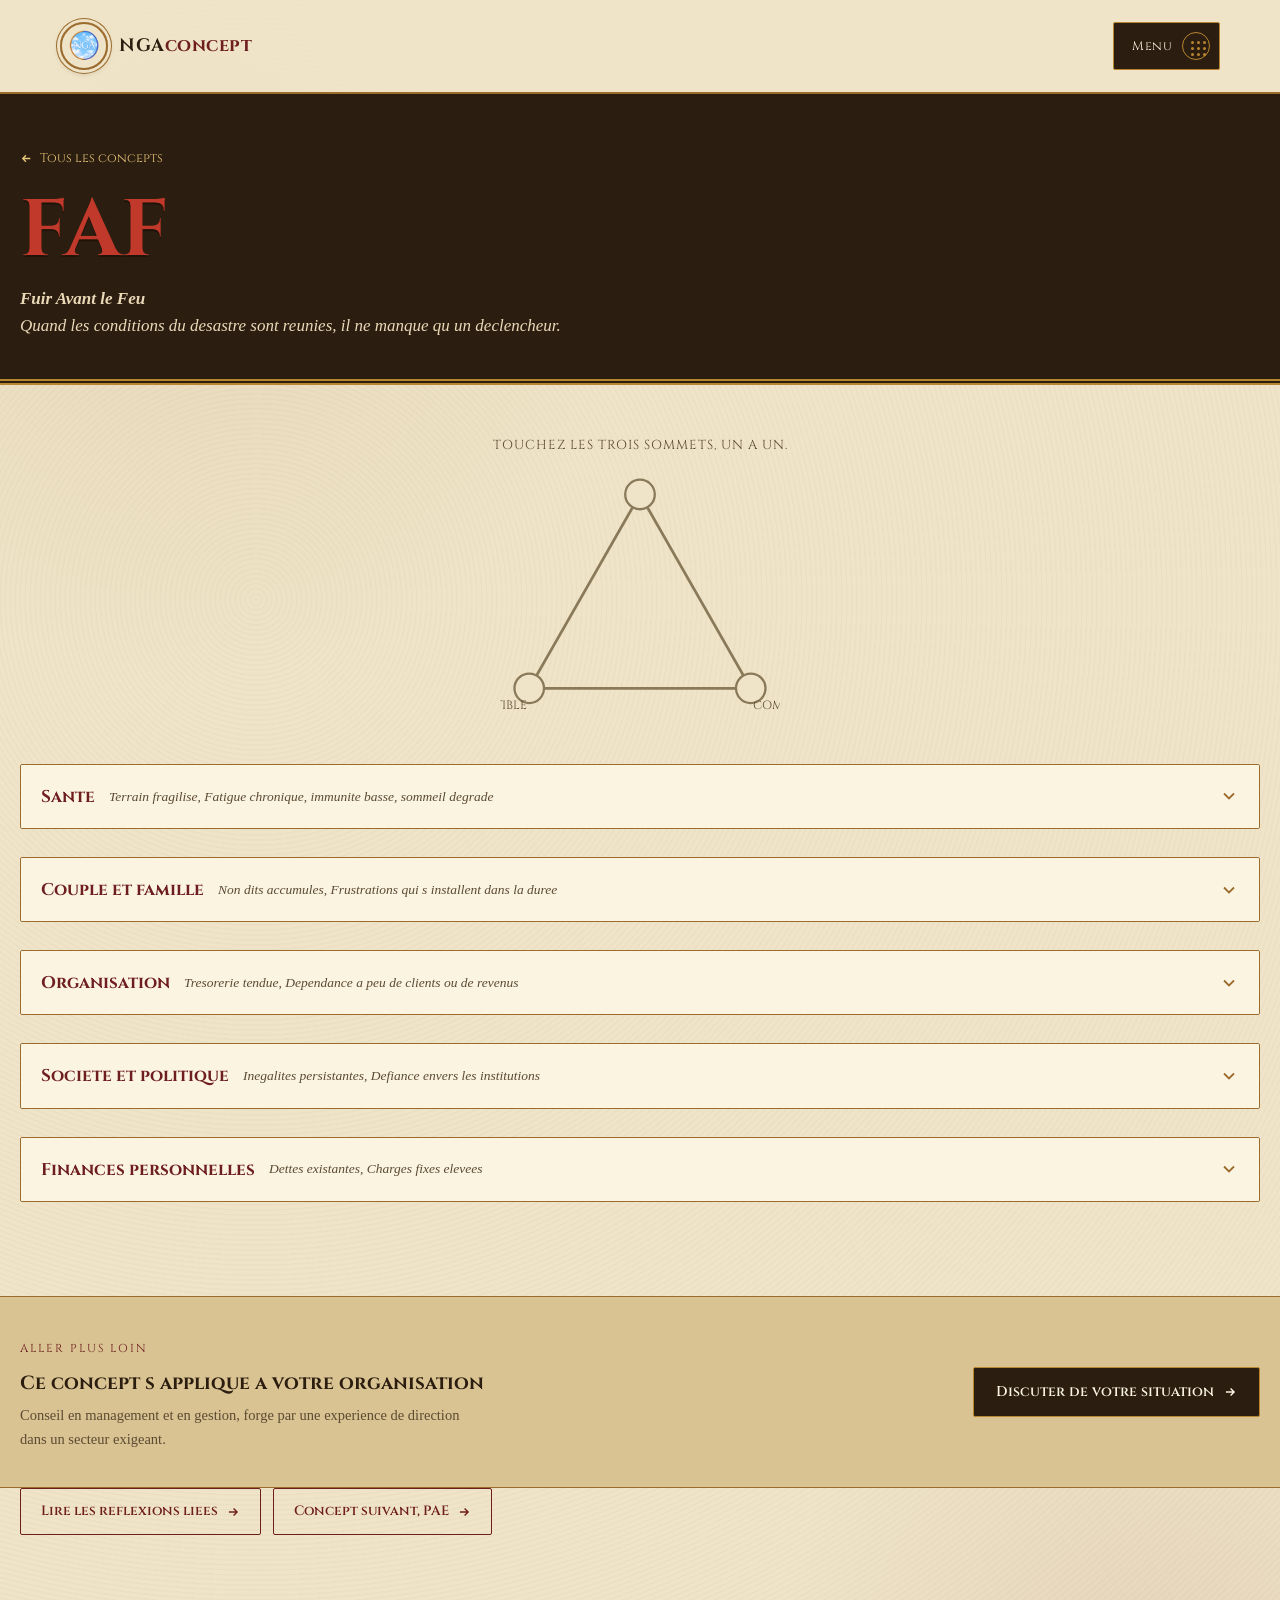
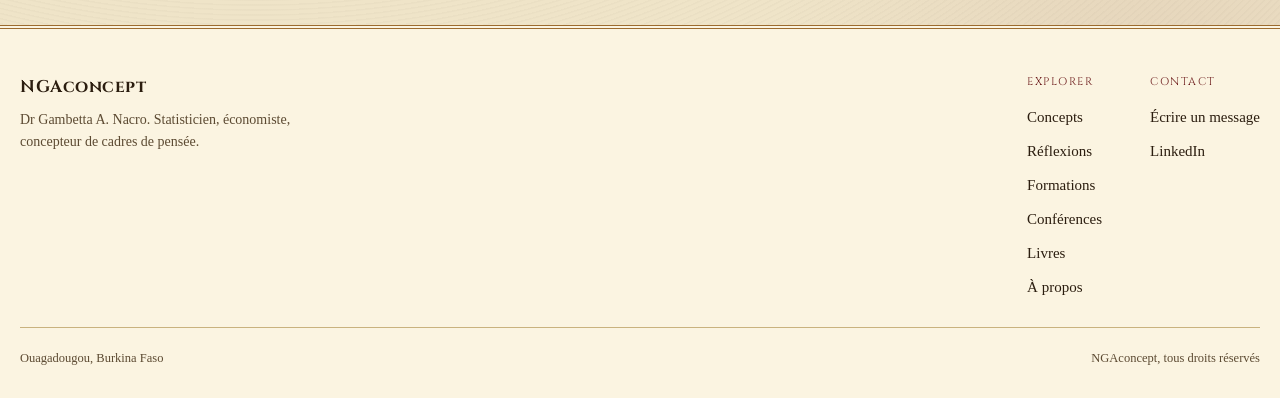
<file: faf.html>
<!DOCTYPE html>
<html lang="fr">
<head>
<meta charset="UTF-8">
<meta name="viewport" content="width=device-width, initial-scale=1.0">
<title>FAF, NGAconcept</title>
<meta name="description" content="FAF, Fuir Avant le Feu: le concept du Dr Gambetta A. Nacro pour reperer les conditions du desastre avant l etincelle.">
<link rel="canonical" href="https://ngaconcepts.pages.dev/faf.html">
<link rel="icon" type="image/png" href="assets/logo.png">
<meta property="og:type" content="website">
<meta property="og:title" content="FAF, NGAconcept">
<meta property="og:description" content="FAF, Fuir Avant le Feu: le concept du Dr Gambetta A. Nacro pour reperer les conditions du desastre avant l etincelle.">
<meta property="og:url" content="https://ngaconcepts.pages.dev/faf.html">
<meta property="og:image" content="https://ngaconcepts.pages.dev/assets/logo.png">
<meta property="og:locale" content="fr_FR">
<meta name="twitter:card" content="summary">
<meta name="twitter:title" content="FAF, NGAconcept">
<meta name="twitter:description" content="FAF, Fuir Avant le Feu: le concept du Dr Gambetta A. Nacro pour reperer les conditions du desastre avant l etincelle.">
<meta name="twitter:image" content="https://ngaconcepts.pages.dev/assets/logo.png">
<link rel="preconnect" href="https://fonts.googleapis.com"><link href="https://fonts.googleapis.com/css2?family=Cinzel:wght@400;500;600;700&family=IM+Fell+English:ital@0;1&display=swap" rel="stylesheet">
<link rel="stylesheet" href="assets/style.css">
</head>
<body>
<header class="" id="top">
  <div class="header-inner">
    <a href="index.html" class="brand">
      <img src="assets/logo.png" alt="NGAconcept">
      <span class="brand-word">NGA<span>concept</span></span>
    </a>
    <button class="hub-btn" id="hubBtn">
      Menu
      <span class="dots"><span></span><span></span><span></span><span></span><span></span><span></span><span></span><span></span><span></span></span>
    </button>
  </div>
</header>

<div class="hub-overlay" id="hubOverlay"></div>
<nav class="hub-panel" id="hubPanel">
  <div class="hub-top">
    <span class="hub-label">Navigation</span>
    <button class="hub-close" id="hubClose" aria-label="Fermer">
      <svg viewBox="0 0 24 24" fill="none" stroke="currentColor" stroke-width="2.2"><path d="M6 6l12 12M18 6L6 18"/></svg>
    </button>
  </div>
  <div class="hub-title">Le <b>hub</b> des intelligences NGAconcept</div>
  <div class="hub-grid">
      <a href="concepts.html" class="hub-module current">
        <span class="hm-num">01</span>
        <span class="hm-body">
          <span class="hm-name">Concepts</span>
          <span class="hm-desc">Des cadres de pensée et plus, du réflexe d urgence a la vision de long terme.</span>
        </span>
        <span class="hm-arrow"><svg viewBox="0 0 24 24" fill="none" stroke="currentColor" stroke-width="2.2"><path d="M5 12h14M13 6l6 6-6 6"/></svg></span>
      </a>
      <a href="reflexions.html" class="hub-module">
        <span class="hm-num">02</span>
        <span class="hm-body">
          <span class="hm-name">Réflexions</span>
          <span class="hm-desc">Essais, citations et notes publiés régulièrement.</span>
        </span>
        <span class="hm-arrow"><svg viewBox="0 0 24 24" fill="none" stroke="currentColor" stroke-width="2.2"><path d="M5 12h14M13 6l6 6-6 6"/></svg></span>
      </a>
      <a href="formations.html" class="hub-module">
        <span class="hm-num">03</span>
        <span class="hm-body">
          <span class="hm-name">Formations</span>
          <span class="hm-desc">Sessions et programmes construits autour des concepts.</span>
        </span>
        <span class="hm-arrow"><svg viewBox="0 0 24 24" fill="none" stroke="currentColor" stroke-width="2.2"><path d="M5 12h14M13 6l6 6-6 6"/></svg></span>
      </a>
      <a href="conferences.html" class="hub-module">
        <span class="hm-num">04</span>
        <span class="hm-body">
          <span class="hm-name">Conférences</span>
          <span class="hm-desc">Interventions publiques et invitations.</span>
        </span>
        <span class="hm-arrow"><svg viewBox="0 0 24 24" fill="none" stroke="currentColor" stroke-width="2.2"><path d="M5 12h14M13 6l6 6-6 6"/></svg></span>
      </a>
      <a href="livres.html" class="hub-module">
        <span class="hm-num">05</span>
        <span class="hm-body">
          <span class="hm-name">Livres</span>
          <span class="hm-desc">Ouvrages publiés et à paraître.</span>
        </span>
        <span class="hm-arrow"><svg viewBox="0 0 24 24" fill="none" stroke="currentColor" stroke-width="2.2"><path d="M5 12h14M13 6l6 6-6 6"/></svg></span>
      </a>
      <a href="about.html" class="hub-module">
        <span class="hm-num">06</span>
        <span class="hm-body">
          <span class="hm-name">À propos</span>
          <span class="hm-desc">Parcours et vision du Dr Gambetta A. Nacro.</span>
        </span>
        <span class="hm-arrow"><svg viewBox="0 0 24 24" fill="none" stroke="currentColor" stroke-width="2.2"><path d="M5 12h14M13 6l6 6-6 6"/></svg></span>
      </a>
  </div>
  <div class="hub-foot">
    <a href="index.html">Accueil</a>
    <a href="https://www.linkedin.com/in/dr-gambetta-a-nacro-ba7b3470" target="_blank" rel="noopener">LinkedIn</a>
  </div>
</nav>


<div class="concept-detail-hero" style="--accent:#C0392B">
  <div class="inner cd-hero-flex">
    <div class="cd-hero-text">
      <a href="concepts.html" class="cd-back">
        <svg viewBox="0 0 24 24" width="13" height="13" fill="none" stroke="currentColor" stroke-width="2.4"><path d="M19 12H5M11 18l-6-6 6-6"/></svg>
        Tous les concepts
      </a>
      <div class="cd-acronym" style="color:#C0392B">FAF</div>
      <p class="cd-tagline"><b>Fuir Avant le Feu</b><br>Quand les conditions du desastre sont reunies, il ne manque qu un declencheur.</p>
    </div>
  </div>
</div>

<div class="faf-triangle-section">
  <p class="faf-instruct">Touchez les trois sommets, un a un.</p>
  <div class="faf-stage">
    <svg viewBox="0 0 300 260" width="280" height="240" id="fafSvg">
      <polygon id="fafPoly" points="150,20 270,230 30,230" fill="none" stroke="#8A7A5A" stroke-width="3"/>
      <g class="faf-node" data-node="1" onclick="fafTouch(1)">
        <circle cx="150" cy="20" r="16" fill="#EFE4C8" stroke="#8A7A5A" stroke-width="2.5"/>
        <text x="150" y="-6" text-anchor="middle" font-family="Cinzel" font-size="13" fill="#5C4A32">CHALEUR</text>
      </g>
      <g class="faf-node" data-node="2" onclick="fafTouch(2)">
        <circle cx="270" cy="230" r="16" fill="#EFE4C8" stroke="#8A7A5A" stroke-width="2.5"/>
        <text x="272" y="252" text-anchor="start" font-family="Cinzel" font-size="13" fill="#5C4A32">COMBURANT</text>
      </g>
      <g class="faf-node" data-node="3" onclick="fafTouch(3)">
        <circle cx="30" cy="230" r="16" fill="#EFE4C8" stroke="#8A7A5A" stroke-width="2.5"/>
        <text x="28" y="252" text-anchor="end" font-family="Cinzel" font-size="13" fill="#5C4A32">COMBUSTIBLE</text>
      </g>
    </svg>
  </div>
  <div class="faf-reveal" id="fafReveal">
    <p class="faf-reveal-text">Les trois conditions sont reunies. Il ne manque plus qu un declencheur.</p>
    <p class="faf-reveal-sub">Si tu restes malgre tout, anticipe et assume les consequences. C est le principe FAF applique a tout systeme: physique, humain, ou organisationnel.</p>
  </div>
</div>

<script>
  var fafState = {1:false, 2:false, 3:false};
  function fafTouch(n){
    fafState[n] = true;
    var node = document.querySelector('.faf-node[data-node="'+n+'"] circle');
    node.setAttribute('fill', '#C0392B');
    node.setAttribute('stroke', '#7A2418');
    document.querySelector('.faf-node[data-node="'+n+'"]').classList.add('lit');
    if(fafState[1] && fafState[2] && fafState[3]){
      document.getElementById('fafPoly').setAttribute('stroke', '#C0392B');
      document.getElementById('fafPoly').setAttribute('fill', 'rgba(192,57,43,0.12)');
      document.getElementById('fafSvg').classList.add('ember');
      document.getElementById('fafReveal').classList.add('shown');
    }
  }
</script>

<div class="pillars" style="padding-top:0">
  <div class="domain-card">
      <div class="domain-head" onclick="this.parentElement.classList.toggle('open')">
        <span class="domain-name">Sante</span>
        <span class="domain-sub">Terrain fragilise, Fatigue chronique, immunite basse, sommeil degrade</span>
        <svg class="pillar-chev" viewBox="0 0 24 24" width="20" height="20" fill="none" stroke="currentColor" stroke-width="2.2"><path d="M6 9l6 6 6-6"/></svg>
      </div>
      <div class="domain-body">
        <div class="domain-grid">
          <div class="dcell"><span class="dtag">Combustible</span><p>Facteurs de risque accumules: mauvaise alimentation, sedentarite, stress non traite.</p></div>
          <div class="dcell chaleur"><span class="dtag">Chaleur</span><p>Un choc ponctuel: infection, effort brutal, contrariete majeure.</p></div>
          <div class="dcell fuite"><span class="dtag">Fuite</span><p>Consulter, se reposer, corriger le mode de vie avant l apparition du choc declencheur.</p></div>
        </div>
      </div>
    </div><div class="domain-card">
      <div class="domain-head" onclick="this.parentElement.classList.toggle('open')">
        <span class="domain-name">Couple et famille</span>
        <span class="domain-sub">Non dits accumules, Frustrations qui s installent dans la duree</span>
        <svg class="pillar-chev" viewBox="0 0 24 24" width="20" height="20" fill="none" stroke="currentColor" stroke-width="2.2"><path d="M6 9l6 6 6-6"/></svg>
      </div>
      <div class="domain-body">
        <div class="domain-grid">
          <div class="dcell"><span class="dtag">Combustible</span><p>Fatigue relationnelle, manque de reconnaissance, incomprehensions repetees.</p></div>
          <div class="dcell chaleur"><span class="dtag">Chaleur</span><p>Un mot de trop, une remarque mal recue, un incident mineur.</p></div>
          <div class="dcell fuite"><span class="dtag">Fuite</span><p>Ouvrir le dialogue, desamorcer les tensions, prendre du recul avant l esclandre.</p></div>
        </div>
      </div>
    </div><div class="domain-card">
      <div class="domain-head" onclick="this.parentElement.classList.toggle('open')">
        <span class="domain-name">Organisation</span>
        <span class="domain-sub">Tresorerie tendue, Dependance a peu de clients ou de revenus</span>
        <svg class="pillar-chev" viewBox="0 0 24 24" width="20" height="20" fill="none" stroke="currentColor" stroke-width="2.2"><path d="M6 9l6 6 6-6"/></svg>
      </div>
      <div class="domain-body">
        <div class="domain-grid">
          <div class="dcell"><span class="dtag">Combustible</span><p>Equipe demotivee, process fragiles, promesses non tenues.</p></div>
          <div class="dcell chaleur"><span class="dtag">Chaleur</span><p>Un incident client, un depart cle, un retard de paiement.</p></div>
          <div class="dcell fuite"><span class="dtag">Fuite</span><p>Diversifier les revenus, stabiliser l equipe, corriger les process avant la crise.</p></div>
        </div>
      </div>
    </div><div class="domain-card">
      <div class="domain-head" onclick="this.parentElement.classList.toggle('open')">
        <span class="domain-name">Societe et politique</span>
        <span class="domain-sub">Inegalites persistantes, Defiance envers les institutions</span>
        <svg class="pillar-chev" viewBox="0 0 24 24" width="20" height="20" fill="none" stroke="currentColor" stroke-width="2.2"><path d="M6 9l6 6 6-6"/></svg>
      </div>
      <div class="domain-body">
        <div class="domain-grid">
          <div class="dcell"><span class="dtag">Combustible</span><p>Frustrations accumulees, sentiment d injustice non adresse.</p></div>
          <div class="dcell chaleur"><span class="dtag">Chaleur</span><p>Un fait divers, une decision percue comme injuste.</p></div>
          <div class="dcell fuite"><span class="dtag">Fuite</span><p>Reformer et retablir la confiance avant que l etincelle ne survienne.</p></div>
        </div>
      </div>
    </div><div class="domain-card">
      <div class="domain-head" onclick="this.parentElement.classList.toggle('open')">
        <span class="domain-name">Finances personnelles</span>
        <span class="domain-sub">Dettes existantes, Charges fixes elevees</span>
        <svg class="pillar-chev" viewBox="0 0 24 24" width="20" height="20" fill="none" stroke="currentColor" stroke-width="2.2"><path d="M6 9l6 6 6-6"/></svg>
      </div>
      <div class="domain-body">
        <div class="domain-grid">
          <div class="dcell"><span class="dtag">Combustible</span><p>Absence d epargne de precaution, depenses non maitrisees.</p></div>
          <div class="dcell chaleur"><span class="dtag">Chaleur</span><p>Une depense imprevue: sante, reparation, perte de revenu.</p></div>
          <div class="dcell fuite"><span class="dtag">Fuite</span><p>Constituer une epargne tampon et assainir le budget avant l imprevu.</p></div>
        </div>
      </div>
    </div>
</div>

<div class="cd-consult">
  <div class="cd-consult-inner">
    <div>
      <span class="section-eyebrow">Aller plus loin</span>
      <h3>Ce concept s applique a votre organisation</h3>
      <p>Conseil en management et en gestion, forge par une experience de direction dans un secteur exigeant.</p>
    </div>
    <a href="about.html#conseil" class="btn-primary-dark">
      Discuter de votre situation
      <svg viewBox="0 0 24 24" fill="none" stroke="currentColor" stroke-width="2.4" width="14" height="14"><path d="M5 12h14M13 6l6 6-6 6"/></svg>
    </a>
  </div>
</div>

<div class="cd-cta">
  <a href="reflexions.html" class="btn-outline">Lire les reflexions liees
    <svg viewBox="0 0 24 24" fill="none" stroke="currentColor" stroke-width="2.4" width="14" height="14"><path d="M5 12h14M13 6l6 6-6 6"/></svg>
  </a>
  <a href="pae.html" class="btn-outline">Concept suivant, PAE
    <svg viewBox="0 0 24 24" fill="none" stroke="currentColor" stroke-width="2.4" width="14" height="14"><path d="M5 12h14M13 6l6 6-6 6"/></svg>
  </a>
</div>

<footer>
  <div class="footer-inner">
    <div class="footer-top">
      <div class="footer-brand">
        <span class="mono">NGAconcept</span>
        <p>Dr Gambetta A. Nacro. Statisticien, économiste, concepteur de cadres de pensée.</p>
      </div>
      <div class="footer-cols">
        <div class="footer-col">
          <span class="footer-col-title">Explorer</span>
          <a href="concepts.html">Concepts</a>
          <a href="reflexions.html">Réflexions</a>
          <a href="formations.html">Formations</a>
          <a href="conferences.html">Conférences</a>
          <a href="livres.html">Livres</a>
          <a href="about.html">À propos</a>
        </div>
        <div class="footer-col">
          <span class="footer-col-title">Contact</span>
          <a href="mailto:gambettaaboubakarnacro@gmail.com">Écrire un message</a>
          <a href="https://www.linkedin.com/in/dr-gambetta-a-nacro-ba7b3470" target="_blank" rel="noopener">LinkedIn</a>
        </div>
      </div>
    </div>
    <div class="footer-bottom">
      <span>Ouagadougou, Burkina Faso</span>
      <span>NGAconcept, tous droits réservés</span>
    </div>
  </div>
</footer>

<script>
  const hubBtn = document.getElementById('hubBtn');
  const hubClose = document.getElementById('hubClose');
  const hubPanel = document.getElementById('hubPanel');
  const hubOverlay = document.getElementById('hubOverlay');
  function openHub(){ hubPanel.classList.add('open'); hubOverlay.classList.add('open'); }
  function closeHub(){ hubPanel.classList.remove('open'); hubOverlay.classList.remove('open'); }
  hubBtn.addEventListener('click', openHub);
  hubClose.addEventListener('click', closeHub);
  hubOverlay.addEventListener('click', closeHub);
</script>

</body>
</html>
</file>
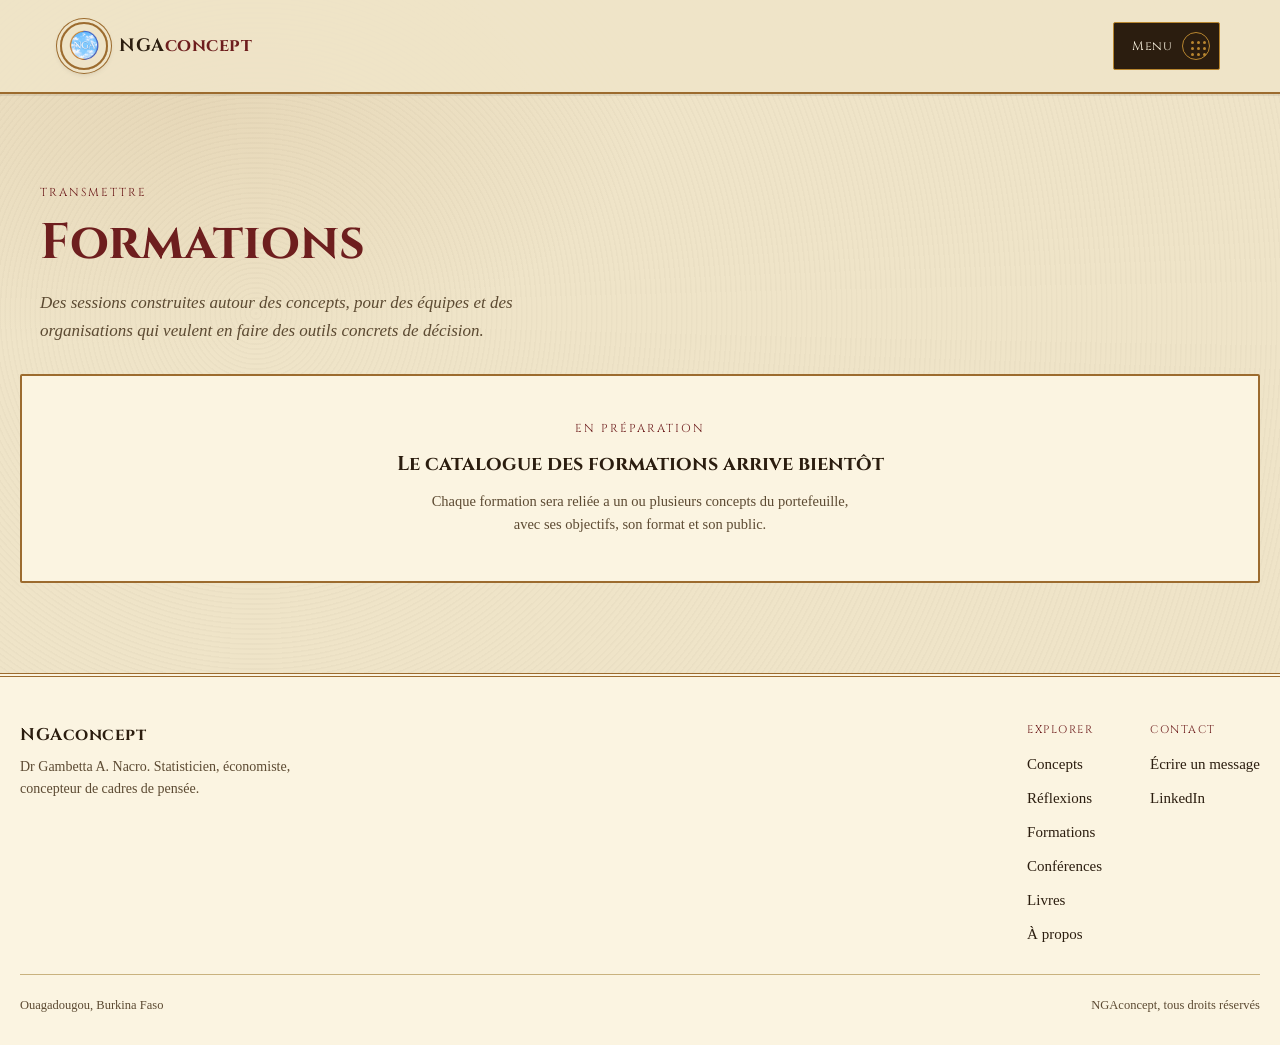
<file: formations.html>
<!DOCTYPE html>
<html lang="fr">
<head>
<meta charset="UTF-8">
<meta name="viewport" content="width=device-width, initial-scale=1.0">
<title>Formations, NGAconcept</title>
<meta name="description" content="Des sessions construites autour des concepts, pour des équipes et des organisations qui veulent en faire des outils concrets de décision.">
<link rel="canonical" href="https://ngaconcepts.pages.dev/formations.html">
<link rel="icon" type="image/png" href="assets/logo.png">
<meta property="og:type" content="website">
<meta property="og:title" content="Formations, NGAconcept">
<meta property="og:description" content="Des sessions construites autour des concepts, pour des équipes et des organisations qui veulent en faire des outils concrets de décision.">
<meta property="og:url" content="https://ngaconcepts.pages.dev/formations.html">
<meta property="og:image" content="https://ngaconcepts.pages.dev/assets/logo.png">
<meta property="og:locale" content="fr_FR">
<meta name="twitter:card" content="summary">
<meta name="twitter:title" content="Formations, NGAconcept">
<meta name="twitter:description" content="Des sessions construites autour des concepts, pour des équipes et des organisations qui veulent en faire des outils concrets de décision.">
<meta name="twitter:image" content="https://ngaconcepts.pages.dev/assets/logo.png">
<link rel="preconnect" href="https://fonts.googleapis.com"><link href="https://fonts.googleapis.com/css2?family=Cinzel:wght@400;500;600;700&family=IM+Fell+English:ital@0;1&display=swap" rel="stylesheet">
<link rel="stylesheet" href="assets/style.css">
</head>
<body>
<header class="" id="top">
  <div class="header-inner">
    <a href="index.html" class="brand">
      <img src="assets/logo.png" alt="NGAconcept">
      <span class="brand-word">NGA<span>concept</span></span>
    </a>
    <button class="hub-btn" id="hubBtn">
      Menu
      <span class="dots"><span></span><span></span><span></span><span></span><span></span><span></span><span></span><span></span><span></span></span>
    </button>
  </div>
</header>

<div class="hub-overlay" id="hubOverlay"></div>
<nav class="hub-panel" id="hubPanel">
  <div class="hub-top">
    <span class="hub-label">Navigation</span>
    <button class="hub-close" id="hubClose" aria-label="Fermer">
      <svg viewBox="0 0 24 24" fill="none" stroke="currentColor" stroke-width="2.2"><path d="M6 6l12 12M18 6L6 18"/></svg>
    </button>
  </div>
  <div class="hub-title">Le <b>hub</b> des intelligences NGAconcept</div>
  <div class="hub-grid">
      <a href="concepts.html" class="hub-module">
        <span class="hm-num">01</span>
        <span class="hm-body">
          <span class="hm-name">Concepts</span>
          <span class="hm-desc">Des cadres de pensée et plus, du réflexe d urgence a la vision de long terme.</span>
        </span>
        <span class="hm-arrow"><svg viewBox="0 0 24 24" fill="none" stroke="currentColor" stroke-width="2.2"><path d="M5 12h14M13 6l6 6-6 6"/></svg></span>
      </a>
      <a href="reflexions.html" class="hub-module">
        <span class="hm-num">02</span>
        <span class="hm-body">
          <span class="hm-name">Réflexions</span>
          <span class="hm-desc">Essais, citations et notes publiés régulièrement.</span>
        </span>
        <span class="hm-arrow"><svg viewBox="0 0 24 24" fill="none" stroke="currentColor" stroke-width="2.2"><path d="M5 12h14M13 6l6 6-6 6"/></svg></span>
      </a>
      <a href="formations.html" class="hub-module current">
        <span class="hm-num">03</span>
        <span class="hm-body">
          <span class="hm-name">Formations</span>
          <span class="hm-desc">Sessions et programmes construits autour des concepts.</span>
        </span>
        <span class="hm-arrow"><svg viewBox="0 0 24 24" fill="none" stroke="currentColor" stroke-width="2.2"><path d="M5 12h14M13 6l6 6-6 6"/></svg></span>
      </a>
      <a href="conferences.html" class="hub-module">
        <span class="hm-num">04</span>
        <span class="hm-body">
          <span class="hm-name">Conférences</span>
          <span class="hm-desc">Interventions publiques et invitations.</span>
        </span>
        <span class="hm-arrow"><svg viewBox="0 0 24 24" fill="none" stroke="currentColor" stroke-width="2.2"><path d="M5 12h14M13 6l6 6-6 6"/></svg></span>
      </a>
      <a href="livres.html" class="hub-module">
        <span class="hm-num">05</span>
        <span class="hm-body">
          <span class="hm-name">Livres</span>
          <span class="hm-desc">Ouvrages publiés et à paraître.</span>
        </span>
        <span class="hm-arrow"><svg viewBox="0 0 24 24" fill="none" stroke="currentColor" stroke-width="2.2"><path d="M5 12h14M13 6l6 6-6 6"/></svg></span>
      </a>
      <a href="about.html" class="hub-module">
        <span class="hm-num">06</span>
        <span class="hm-body">
          <span class="hm-name">À propos</span>
          <span class="hm-desc">Parcours et vision du Dr Gambetta A. Nacro.</span>
        </span>
        <span class="hm-arrow"><svg viewBox="0 0 24 24" fill="none" stroke="currentColor" stroke-width="2.2"><path d="M5 12h14M13 6l6 6-6 6"/></svg></span>
      </a>
  </div>
  <div class="hub-foot">
    <a href="index.html">Accueil</a>
    <a href="https://www.linkedin.com/in/dr-gambetta-a-nacro-ba7b3470" target="_blank" rel="noopener">LinkedIn</a>
  </div>
</nav>


<div class="page-hero">
  <div class="page-eyebrow">Transmettre</div>
  <h1><b>Formations</b></h1>
  <p>Des sessions construites autour des concepts, pour des équipes et des organisations qui veulent en faire des outils concrets de décision.</p>
</div>
<div class="coming-block">
  <div class="coming-card">
    <div class="section-eyebrow">En préparation</div>
    <h3>Le catalogue des formations arrive bientôt</h3>
    <p>Chaque formation sera reliée a un ou plusieurs concepts du portefeuille, avec ses objectifs, son format et son public.</p>
  </div>
</div>

<footer>
  <div class="footer-inner">
    <div class="footer-top">
      <div class="footer-brand">
        <span class="mono">NGAconcept</span>
        <p>Dr Gambetta A. Nacro. Statisticien, économiste, concepteur de cadres de pensée.</p>
      </div>
      <div class="footer-cols">
        <div class="footer-col">
          <span class="footer-col-title">Explorer</span>
          <a href="concepts.html">Concepts</a>
          <a href="reflexions.html">Réflexions</a>
          <a href="formations.html">Formations</a>
          <a href="conferences.html">Conférences</a>
          <a href="livres.html">Livres</a>
          <a href="about.html">À propos</a>
        </div>
        <div class="footer-col">
          <span class="footer-col-title">Contact</span>
          <a href="mailto:gambettaaboubakarnacro@gmail.com">Écrire un message</a>
          <a href="https://www.linkedin.com/in/dr-gambetta-a-nacro-ba7b3470" target="_blank" rel="noopener">LinkedIn</a>
        </div>
      </div>
    </div>
    <div class="footer-bottom">
      <span>Ouagadougou, Burkina Faso</span>
      <span>NGAconcept, tous droits réservés</span>
    </div>
  </div>
</footer>

<script>
  const hubBtn = document.getElementById('hubBtn');
  const hubClose = document.getElementById('hubClose');
  const hubPanel = document.getElementById('hubPanel');
  const hubOverlay = document.getElementById('hubOverlay');
  function openHub(){ hubPanel.classList.add('open'); hubOverlay.classList.add('open'); }
  function closeHub(){ hubPanel.classList.remove('open'); hubOverlay.classList.remove('open'); }
  hubBtn.addEventListener('click', openHub);
  hubClose.addEventListener('click', closeHub);
  hubOverlay.addEventListener('click', closeHub);
</script>

</body>
</html>
</file>
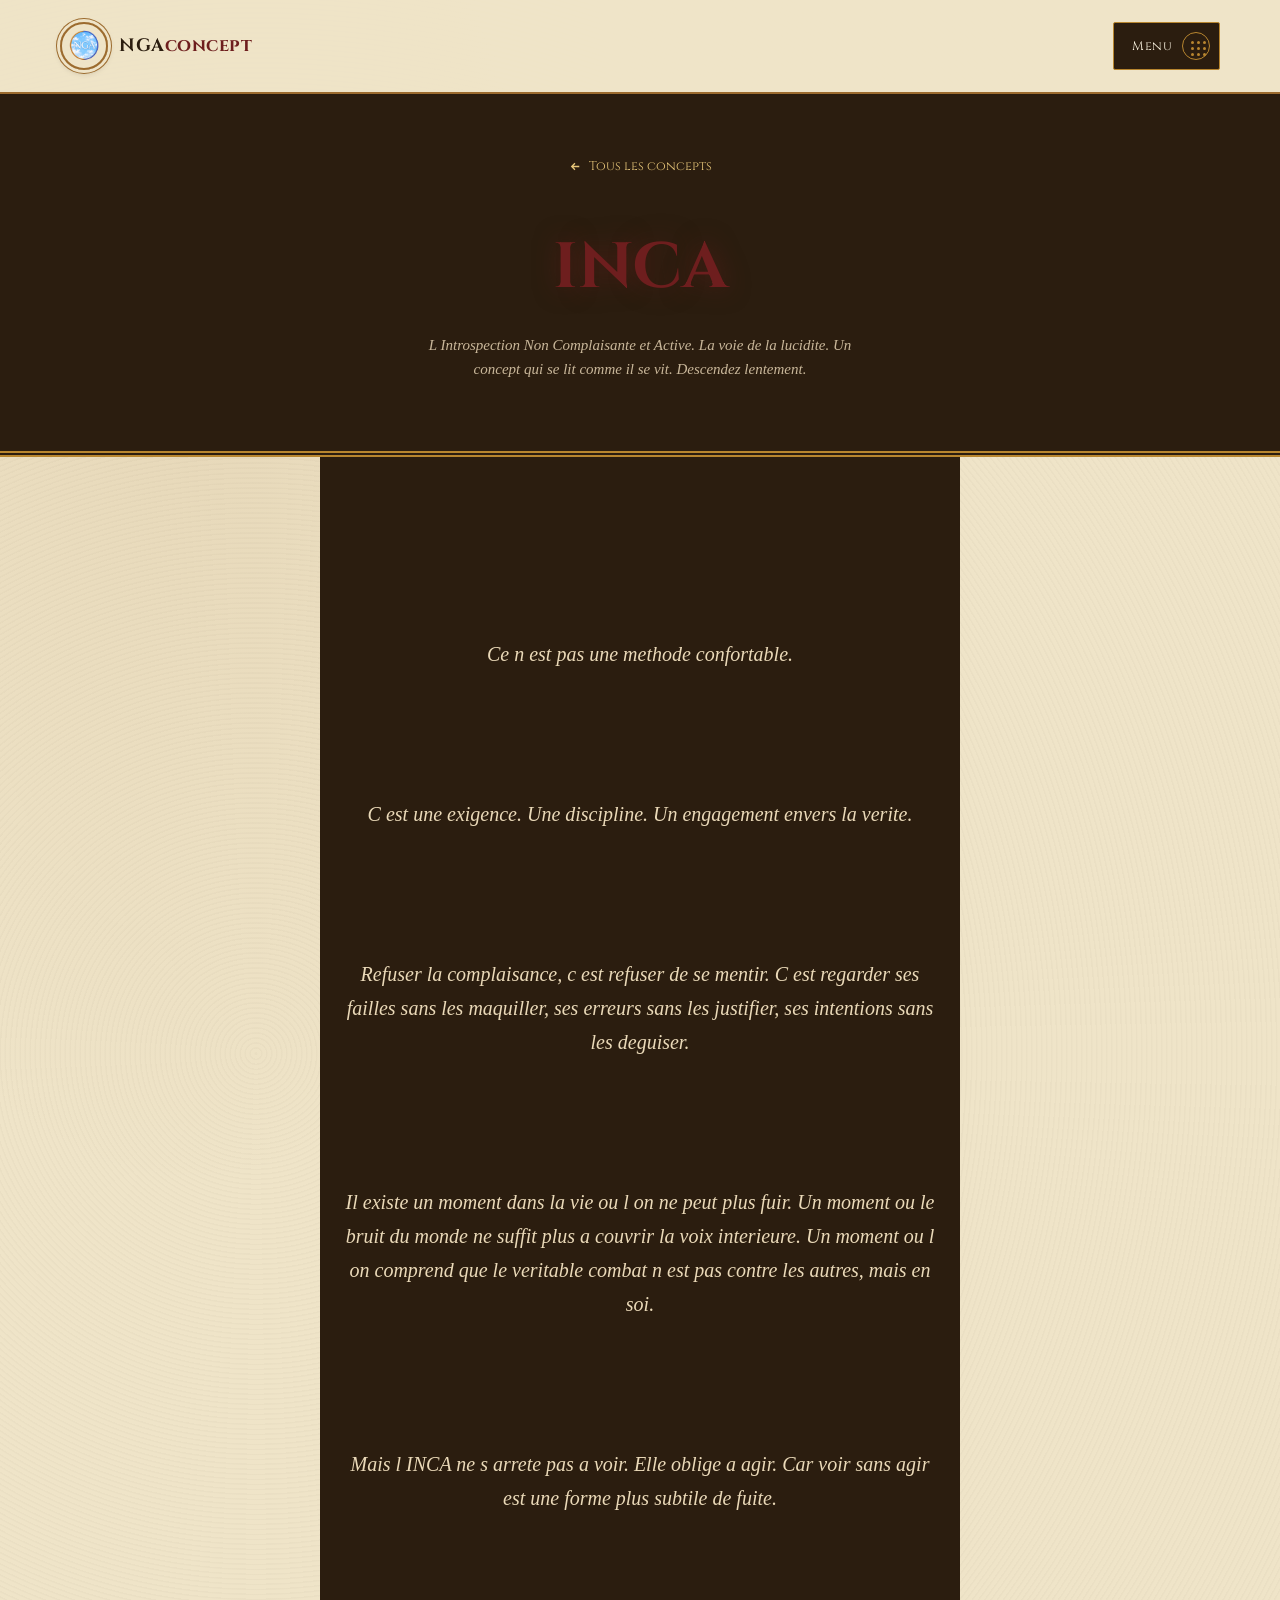
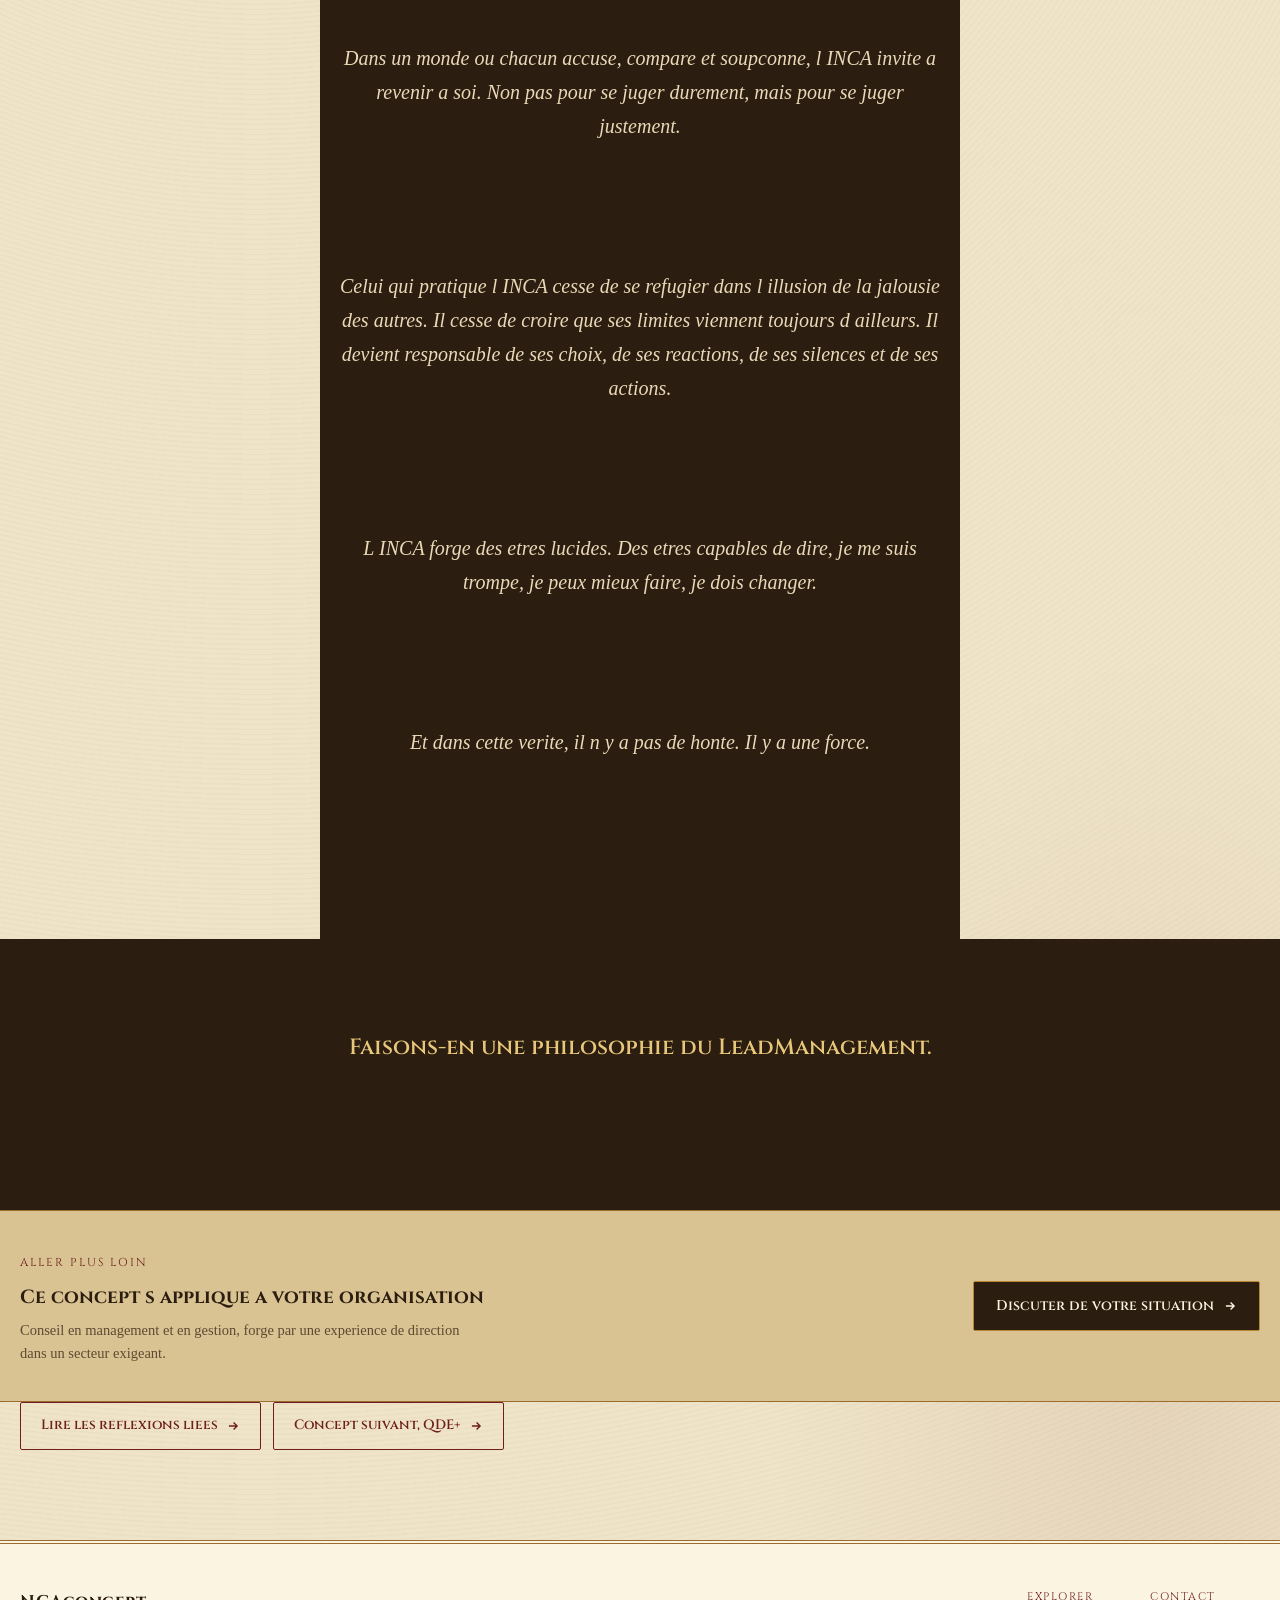
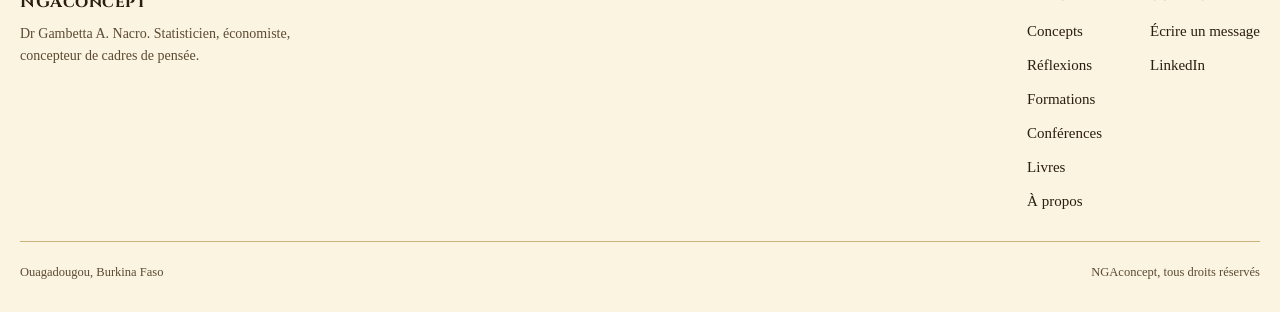
<file: inca.html>
<!DOCTYPE html>
<html lang="fr">
<head>
<meta charset="UTF-8">
<meta name="viewport" content="width=device-width, initial-scale=1.0">
<title>INCA, NGAconcept</title>
<meta name="description" content="INCA, Introspection Non Complaisante et Active: le concept du Dr Gambetta A. Nacro sur la voie de la lucidite.">
<link rel="canonical" href="https://ngaconcepts.pages.dev/inca.html">
<link rel="icon" type="image/png" href="assets/logo.png">
<meta property="og:type" content="website">
<meta property="og:title" content="INCA, NGAconcept">
<meta property="og:description" content="INCA, Introspection Non Complaisante et Active: le concept du Dr Gambetta A. Nacro sur la voie de la lucidite.">
<meta property="og:url" content="https://ngaconcepts.pages.dev/inca.html">
<meta property="og:image" content="https://ngaconcepts.pages.dev/assets/logo.png">
<meta property="og:locale" content="fr_FR">
<meta name="twitter:card" content="summary">
<meta name="twitter:title" content="INCA, NGAconcept">
<meta name="twitter:description" content="INCA, Introspection Non Complaisante et Active: le concept du Dr Gambetta A. Nacro sur la voie de la lucidite.">
<meta name="twitter:image" content="https://ngaconcepts.pages.dev/assets/logo.png">
<link rel="preconnect" href="https://fonts.googleapis.com"><link href="https://fonts.googleapis.com/css2?family=Cinzel:wght@400;500;600;700&family=IM+Fell+English:ital@0;1&display=swap" rel="stylesheet">
<link rel="stylesheet" href="assets/style.css">
</head>
<body>
<header class="" id="top">
  <div class="header-inner">
    <a href="index.html" class="brand">
      <img src="assets/logo.png" alt="NGAconcept">
      <span class="brand-word">NGA<span>concept</span></span>
    </a>
    <button class="hub-btn" id="hubBtn">
      Menu
      <span class="dots"><span></span><span></span><span></span><span></span><span></span><span></span><span></span><span></span><span></span></span>
    </button>
  </div>
</header>

<div class="hub-overlay" id="hubOverlay"></div>
<nav class="hub-panel" id="hubPanel">
  <div class="hub-top">
    <span class="hub-label">Navigation</span>
    <button class="hub-close" id="hubClose" aria-label="Fermer">
      <svg viewBox="0 0 24 24" fill="none" stroke="currentColor" stroke-width="2.2"><path d="M6 6l12 12M18 6L6 18"/></svg>
    </button>
  </div>
  <div class="hub-title">Le <b>hub</b> des intelligences NGAconcept</div>
  <div class="hub-grid">
      <a href="concepts.html" class="hub-module current">
        <span class="hm-num">01</span>
        <span class="hm-body">
          <span class="hm-name">Concepts</span>
          <span class="hm-desc">Des cadres de pensée et plus, du réflexe d urgence a la vision de long terme.</span>
        </span>
        <span class="hm-arrow"><svg viewBox="0 0 24 24" fill="none" stroke="currentColor" stroke-width="2.2"><path d="M5 12h14M13 6l6 6-6 6"/></svg></span>
      </a>
      <a href="reflexions.html" class="hub-module">
        <span class="hm-num">02</span>
        <span class="hm-body">
          <span class="hm-name">Réflexions</span>
          <span class="hm-desc">Essais, citations et notes publiés régulièrement.</span>
        </span>
        <span class="hm-arrow"><svg viewBox="0 0 24 24" fill="none" stroke="currentColor" stroke-width="2.2"><path d="M5 12h14M13 6l6 6-6 6"/></svg></span>
      </a>
      <a href="formations.html" class="hub-module">
        <span class="hm-num">03</span>
        <span class="hm-body">
          <span class="hm-name">Formations</span>
          <span class="hm-desc">Sessions et programmes construits autour des concepts.</span>
        </span>
        <span class="hm-arrow"><svg viewBox="0 0 24 24" fill="none" stroke="currentColor" stroke-width="2.2"><path d="M5 12h14M13 6l6 6-6 6"/></svg></span>
      </a>
      <a href="conferences.html" class="hub-module">
        <span class="hm-num">04</span>
        <span class="hm-body">
          <span class="hm-name">Conférences</span>
          <span class="hm-desc">Interventions publiques et invitations.</span>
        </span>
        <span class="hm-arrow"><svg viewBox="0 0 24 24" fill="none" stroke="currentColor" stroke-width="2.2"><path d="M5 12h14M13 6l6 6-6 6"/></svg></span>
      </a>
      <a href="livres.html" class="hub-module">
        <span class="hm-num">05</span>
        <span class="hm-body">
          <span class="hm-name">Livres</span>
          <span class="hm-desc">Ouvrages publiés et à paraître.</span>
        </span>
        <span class="hm-arrow"><svg viewBox="0 0 24 24" fill="none" stroke="currentColor" stroke-width="2.2"><path d="M5 12h14M13 6l6 6-6 6"/></svg></span>
      </a>
      <a href="about.html" class="hub-module">
        <span class="hm-num">06</span>
        <span class="hm-body">
          <span class="hm-name">À propos</span>
          <span class="hm-desc">Parcours et vision du Dr Gambetta A. Nacro.</span>
        </span>
        <span class="hm-arrow"><svg viewBox="0 0 24 24" fill="none" stroke="currentColor" stroke-width="2.2"><path d="M5 12h14M13 6l6 6-6 6"/></svg></span>
      </a>
  </div>
  <div class="hub-foot">
    <a href="index.html">Accueil</a>
    <a href="https://www.linkedin.com/in/dr-gambetta-a-nacro-ba7b3470" target="_blank" rel="noopener">LinkedIn</a>
  </div>
</nav>


<div class="inca-hero">
  <a href="concepts.html" class="cd-back">
    <svg viewBox="0 0 24 24" width="13" height="13" fill="none" stroke="currentColor" stroke-width="2.4"><path d="M19 12H5M11 18l-6-6 6-6"/></svg>
    Tous les concepts
  </a>
  <div class="inca-acronym">INCA</div>
  <p class="inca-sub">L Introspection Non Complaisante et Active. La voie de la lucidite. Un concept qui se lit comme il se vit. Descendez lentement.</p>
</div>

<div class="inca-scroll">
  <p class="inca-reveal">Ce n est pas une methode confortable.</p>
    <p class="inca-reveal">C est une exigence. Une discipline. Un engagement envers la verite.</p>
    <p class="inca-reveal">Refuser la complaisance, c est refuser de se mentir. C est regarder ses failles sans les maquiller, ses erreurs sans les justifier, ses intentions sans les deguiser.</p>
    <p class="inca-reveal">Il existe un moment dans la vie ou l on ne peut plus fuir. Un moment ou le bruit du monde ne suffit plus a couvrir la voix interieure. Un moment ou l on comprend que le veritable combat n est pas contre les autres, mais en soi.</p>
    <p class="inca-reveal">Mais l INCA ne s arrete pas a voir. Elle oblige a agir. Car voir sans agir est une forme plus subtile de fuite.</p>
    <p class="inca-reveal">Dans un monde ou chacun accuse, compare et soupconne, l INCA invite a revenir a soi. Non pas pour se juger durement, mais pour se juger justement.</p>
    <p class="inca-reveal">Celui qui pratique l INCA cesse de se refugier dans l illusion de la jalousie des autres. Il cesse de croire que ses limites viennent toujours d ailleurs. Il devient responsable de ses choix, de ses reactions, de ses silences et de ses actions.</p>
    <p class="inca-reveal">L INCA forge des etres lucides. Des etres capables de dire, je me suis trompe, je peux mieux faire, je dois changer.</p>
    <p class="inca-reveal">Et dans cette verite, il n y a pas de honte. Il y a une force.</p>
</div>

<div class="inca-close">
  <p class="inca-reveal">Faisons-en une philosophie du LeadManagement.</p>
</div>

<script>
  var incaObs = new IntersectionObserver(function(entries){
    entries.forEach(function(e){ if(e.isIntersecting){ e.target.classList.add('visible'); } });
  }, { threshold: 0.5 });
  document.querySelectorAll('.inca-reveal').forEach(function(p){ incaObs.observe(p); });
</script>

<div class="cd-consult">
  <div class="cd-consult-inner">
    <div>
      <span class="section-eyebrow">Aller plus loin</span>
      <h3>Ce concept s applique a votre organisation</h3>
      <p>Conseil en management et en gestion, forge par une experience de direction dans un secteur exigeant.</p>
    </div>
    <a href="about.html#conseil" class="btn-primary-dark">
      Discuter de votre situation
      <svg viewBox="0 0 24 24" fill="none" stroke="currentColor" stroke-width="2.4" width="14" height="14"><path d="M5 12h14M13 6l6 6-6 6"/></svg>
    </a>
  </div>
</div>

<div class="cd-cta">
  <a href="reflexions.html" class="btn-outline">Lire les reflexions liees
    <svg viewBox="0 0 24 24" fill="none" stroke="currentColor" stroke-width="2.4" width="14" height="14"><path d="M5 12h14M13 6l6 6-6 6"/></svg>
  </a>
  <a href="qde.html" class="btn-outline">Concept suivant, QDE+
    <svg viewBox="0 0 24 24" fill="none" stroke="currentColor" stroke-width="2.4" width="14" height="14"><path d="M5 12h14M13 6l6 6-6 6"/></svg>
  </a>
</div>

<footer>
  <div class="footer-inner">
    <div class="footer-top">
      <div class="footer-brand">
        <span class="mono">NGAconcept</span>
        <p>Dr Gambetta A. Nacro. Statisticien, économiste, concepteur de cadres de pensée.</p>
      </div>
      <div class="footer-cols">
        <div class="footer-col">
          <span class="footer-col-title">Explorer</span>
          <a href="concepts.html">Concepts</a>
          <a href="reflexions.html">Réflexions</a>
          <a href="formations.html">Formations</a>
          <a href="conferences.html">Conférences</a>
          <a href="livres.html">Livres</a>
          <a href="about.html">À propos</a>
        </div>
        <div class="footer-col">
          <span class="footer-col-title">Contact</span>
          <a href="mailto:gambettaaboubakarnacro@gmail.com">Écrire un message</a>
          <a href="https://www.linkedin.com/in/dr-gambetta-a-nacro-ba7b3470" target="_blank" rel="noopener">LinkedIn</a>
        </div>
      </div>
    </div>
    <div class="footer-bottom">
      <span>Ouagadougou, Burkina Faso</span>
      <span>NGAconcept, tous droits réservés</span>
    </div>
  </div>
</footer>

<script>
  const hubBtn = document.getElementById('hubBtn');
  const hubClose = document.getElementById('hubClose');
  const hubPanel = document.getElementById('hubPanel');
  const hubOverlay = document.getElementById('hubOverlay');
  function openHub(){ hubPanel.classList.add('open'); hubOverlay.classList.add('open'); }
  function closeHub(){ hubPanel.classList.remove('open'); hubOverlay.classList.remove('open'); }
  hubBtn.addEventListener('click', openHub);
  hubClose.addEventListener('click', closeHub);
  hubOverlay.addEventListener('click', closeHub);
</script>

</body>
</html>
</file>
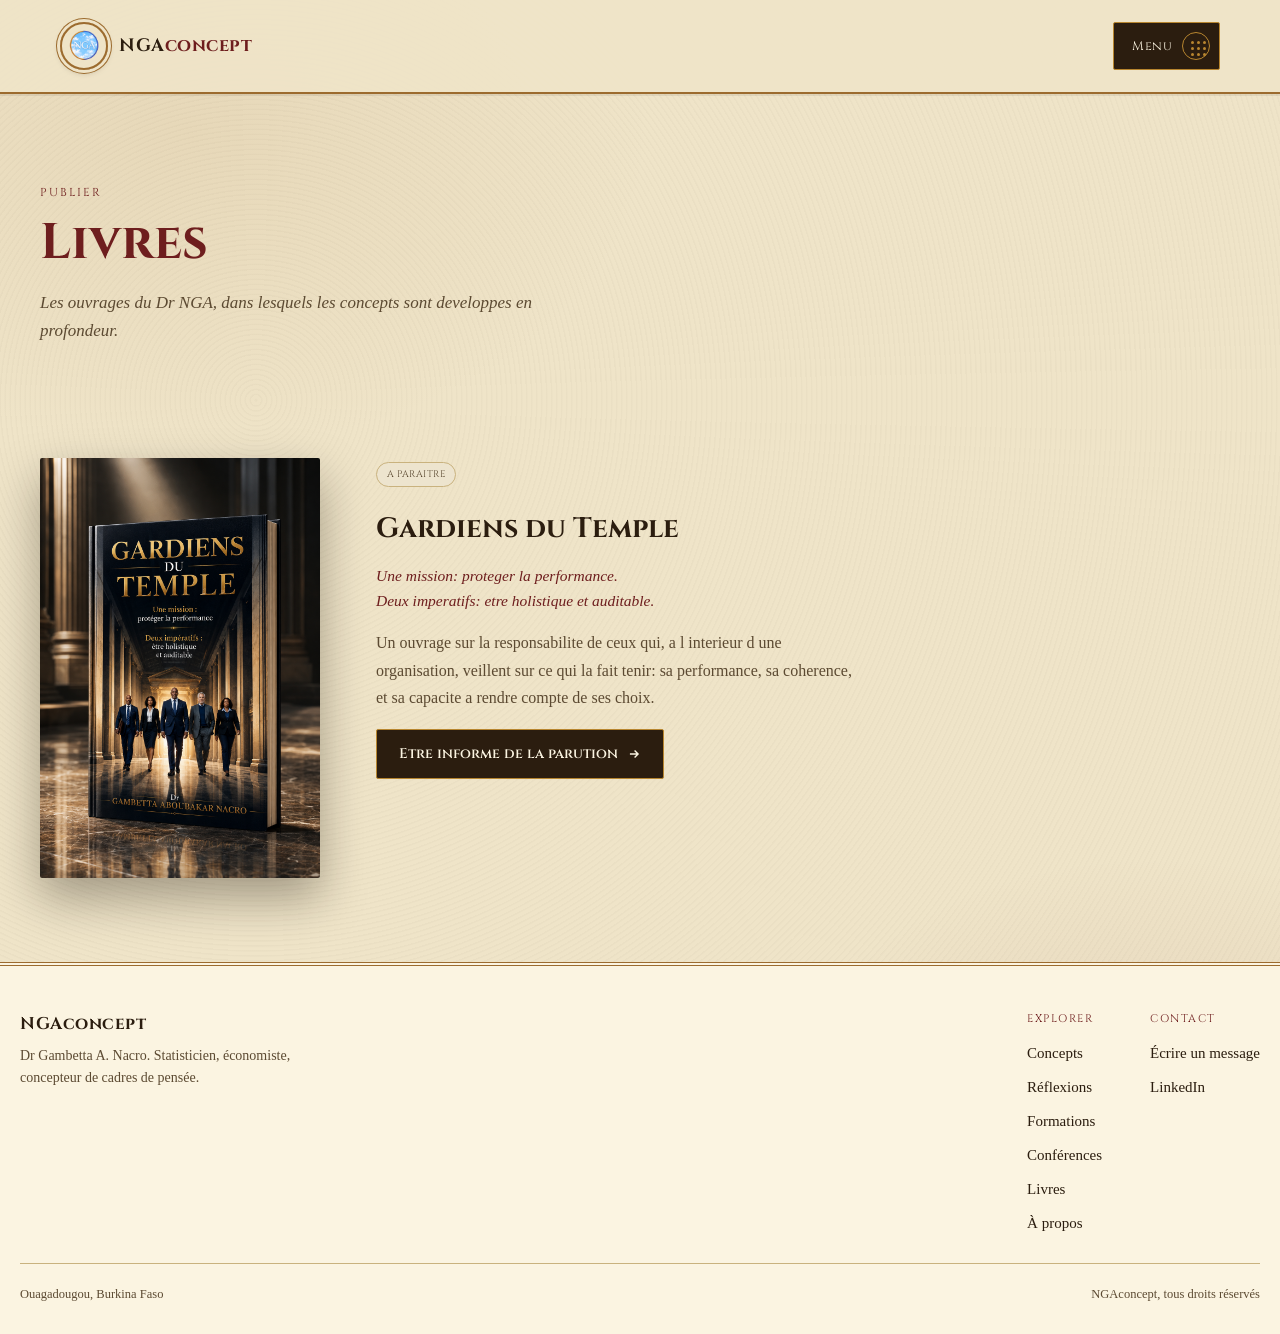
<file: livres.html>
<!DOCTYPE html>
<html lang="fr">
<head>
<meta charset="UTF-8">
<meta name="viewport" content="width=device-width, initial-scale=1.0">
<title>Livres, NGAconcept</title>
<meta name="description" content="Gardiens du Temple, le livre a paraitre du Dr Gambetta A. Nacro sur la performance, la gouvernance et la responsabilite.">
<link rel="canonical" href="https://ngaconcepts.pages.dev/livres.html">
<link rel="icon" type="image/png" href="assets/logo.png">
<meta property="og:type" content="website">
<meta property="og:title" content="Livres, NGAconcept">
<meta property="og:description" content="Gardiens du Temple, le livre a paraitre du Dr Gambetta A. Nacro sur la performance, la gouvernance et la responsabilite.">
<meta property="og:url" content="https://ngaconcepts.pages.dev/livres.html">
<meta property="og:image" content="https://ngaconcepts.pages.dev/assets/logo.png">
<meta property="og:locale" content="fr_FR">
<meta name="twitter:card" content="summary">
<meta name="twitter:title" content="Livres, NGAconcept">
<meta name="twitter:description" content="Gardiens du Temple, le livre a paraitre du Dr Gambetta A. Nacro sur la performance, la gouvernance et la responsabilite.">
<meta name="twitter:image" content="https://ngaconcepts.pages.dev/assets/logo.png">
<link rel="preconnect" href="https://fonts.googleapis.com"><link href="https://fonts.googleapis.com/css2?family=Cinzel:wght@400;500;600;700&family=IM+Fell+English:ital@0;1&display=swap" rel="stylesheet">
<link rel="stylesheet" href="assets/style.css">
</head>
<body>
<header class="" id="top">
  <div class="header-inner">
    <a href="index.html" class="brand">
      <img src="assets/logo.png" alt="NGAconcept">
      <span class="brand-word">NGA<span>concept</span></span>
    </a>
    <button class="hub-btn" id="hubBtn">
      Menu
      <span class="dots"><span></span><span></span><span></span><span></span><span></span><span></span><span></span><span></span><span></span></span>
    </button>
  </div>
</header>

<div class="hub-overlay" id="hubOverlay"></div>
<nav class="hub-panel" id="hubPanel">
  <div class="hub-top">
    <span class="hub-label">Navigation</span>
    <button class="hub-close" id="hubClose" aria-label="Fermer">
      <svg viewBox="0 0 24 24" fill="none" stroke="currentColor" stroke-width="2.2"><path d="M6 6l12 12M18 6L6 18"/></svg>
    </button>
  </div>
  <div class="hub-title">Le <b>hub</b> des intelligences NGAconcept</div>
  <div class="hub-grid">
      <a href="concepts.html" class="hub-module">
        <span class="hm-num">01</span>
        <span class="hm-body">
          <span class="hm-name">Concepts</span>
          <span class="hm-desc">Des cadres de pensée et plus, du réflexe d urgence a la vision de long terme.</span>
        </span>
        <span class="hm-arrow"><svg viewBox="0 0 24 24" fill="none" stroke="currentColor" stroke-width="2.2"><path d="M5 12h14M13 6l6 6-6 6"/></svg></span>
      </a>
      <a href="reflexions.html" class="hub-module">
        <span class="hm-num">02</span>
        <span class="hm-body">
          <span class="hm-name">Réflexions</span>
          <span class="hm-desc">Essais, citations et notes publiés régulièrement.</span>
        </span>
        <span class="hm-arrow"><svg viewBox="0 0 24 24" fill="none" stroke="currentColor" stroke-width="2.2"><path d="M5 12h14M13 6l6 6-6 6"/></svg></span>
      </a>
      <a href="formations.html" class="hub-module">
        <span class="hm-num">03</span>
        <span class="hm-body">
          <span class="hm-name">Formations</span>
          <span class="hm-desc">Sessions et programmes construits autour des concepts.</span>
        </span>
        <span class="hm-arrow"><svg viewBox="0 0 24 24" fill="none" stroke="currentColor" stroke-width="2.2"><path d="M5 12h14M13 6l6 6-6 6"/></svg></span>
      </a>
      <a href="conferences.html" class="hub-module">
        <span class="hm-num">04</span>
        <span class="hm-body">
          <span class="hm-name">Conférences</span>
          <span class="hm-desc">Interventions publiques et invitations.</span>
        </span>
        <span class="hm-arrow"><svg viewBox="0 0 24 24" fill="none" stroke="currentColor" stroke-width="2.2"><path d="M5 12h14M13 6l6 6-6 6"/></svg></span>
      </a>
      <a href="livres.html" class="hub-module current">
        <span class="hm-num">05</span>
        <span class="hm-body">
          <span class="hm-name">Livres</span>
          <span class="hm-desc">Ouvrages publiés et à paraître.</span>
        </span>
        <span class="hm-arrow"><svg viewBox="0 0 24 24" fill="none" stroke="currentColor" stroke-width="2.2"><path d="M5 12h14M13 6l6 6-6 6"/></svg></span>
      </a>
      <a href="about.html" class="hub-module">
        <span class="hm-num">06</span>
        <span class="hm-body">
          <span class="hm-name">À propos</span>
          <span class="hm-desc">Parcours et vision du Dr Gambetta A. Nacro.</span>
        </span>
        <span class="hm-arrow"><svg viewBox="0 0 24 24" fill="none" stroke="currentColor" stroke-width="2.2"><path d="M5 12h14M13 6l6 6-6 6"/></svg></span>
      </a>
  </div>
  <div class="hub-foot">
    <a href="index.html">Accueil</a>
    <a href="https://www.linkedin.com/in/dr-gambetta-a-nacro-ba7b3470" target="_blank" rel="noopener">LinkedIn</a>
  </div>
</nav>


<div class="page-hero">
  <div class="page-eyebrow">Publier</div>
  <h1><b>Livres</b></h1>
  <p>Les ouvrages du Dr NGA, dans lesquels les concepts sont developpes en profondeur.</p>
</div>

<section class="block book-section">
  <div class="book-layout">
    <div class="book-cover">
      <img src="assets/livre-gardiens-du-temple.png" alt="Gardiens du Temple, Dr Gambetta A. Nacro">
    </div>
    <div class="book-info">
      <span class="concept-status soon" style="margin-bottom:14px; display:inline-block;">A paraitre</span>
      <h2 class="book-title">Gardiens du Temple</h2>
      <p class="book-sub">Une mission: proteger la performance.<br>Deux imperatifs: etre holistique et auditable.</p>
      <p class="about-body">Un ouvrage sur la responsabilite de ceux qui, a l interieur d une organisation, veillent sur ce qui la fait tenir: sa performance, sa coherence, et sa capacite a rendre compte de ses choix.</p>
      <a href="mailto:gambettaaboubakarnacro@gmail.com" class="btn-primary-dark">
        Etre informe de la parution
        <svg viewBox="0 0 24 24" fill="none" stroke="currentColor" stroke-width="2.4" width="14" height="14"><path d="M5 12h14M13 6l6 6-6 6"/></svg>
      </a>
    </div>
  </div>
</section>

<footer>
  <div class="footer-inner">
    <div class="footer-top">
      <div class="footer-brand">
        <span class="mono">NGAconcept</span>
        <p>Dr Gambetta A. Nacro. Statisticien, économiste, concepteur de cadres de pensée.</p>
      </div>
      <div class="footer-cols">
        <div class="footer-col">
          <span class="footer-col-title">Explorer</span>
          <a href="concepts.html">Concepts</a>
          <a href="reflexions.html">Réflexions</a>
          <a href="formations.html">Formations</a>
          <a href="conferences.html">Conférences</a>
          <a href="livres.html">Livres</a>
          <a href="about.html">À propos</a>
        </div>
        <div class="footer-col">
          <span class="footer-col-title">Contact</span>
          <a href="mailto:gambettaaboubakarnacro@gmail.com">Écrire un message</a>
          <a href="https://www.linkedin.com/in/dr-gambetta-a-nacro-ba7b3470" target="_blank" rel="noopener">LinkedIn</a>
        </div>
      </div>
    </div>
    <div class="footer-bottom">
      <span>Ouagadougou, Burkina Faso</span>
      <span>NGAconcept, tous droits réservés</span>
    </div>
  </div>
</footer>

<script>
  const hubBtn = document.getElementById('hubBtn');
  const hubClose = document.getElementById('hubClose');
  const hubPanel = document.getElementById('hubPanel');
  const hubOverlay = document.getElementById('hubOverlay');
  function openHub(){ hubPanel.classList.add('open'); hubOverlay.classList.add('open'); }
  function closeHub(){ hubPanel.classList.remove('open'); hubOverlay.classList.remove('open'); }
  hubBtn.addEventListener('click', openHub);
  hubClose.addEventListener('click', closeHub);
  hubOverlay.addEventListener('click', closeHub);
</script>

</body>
</html>
</file>
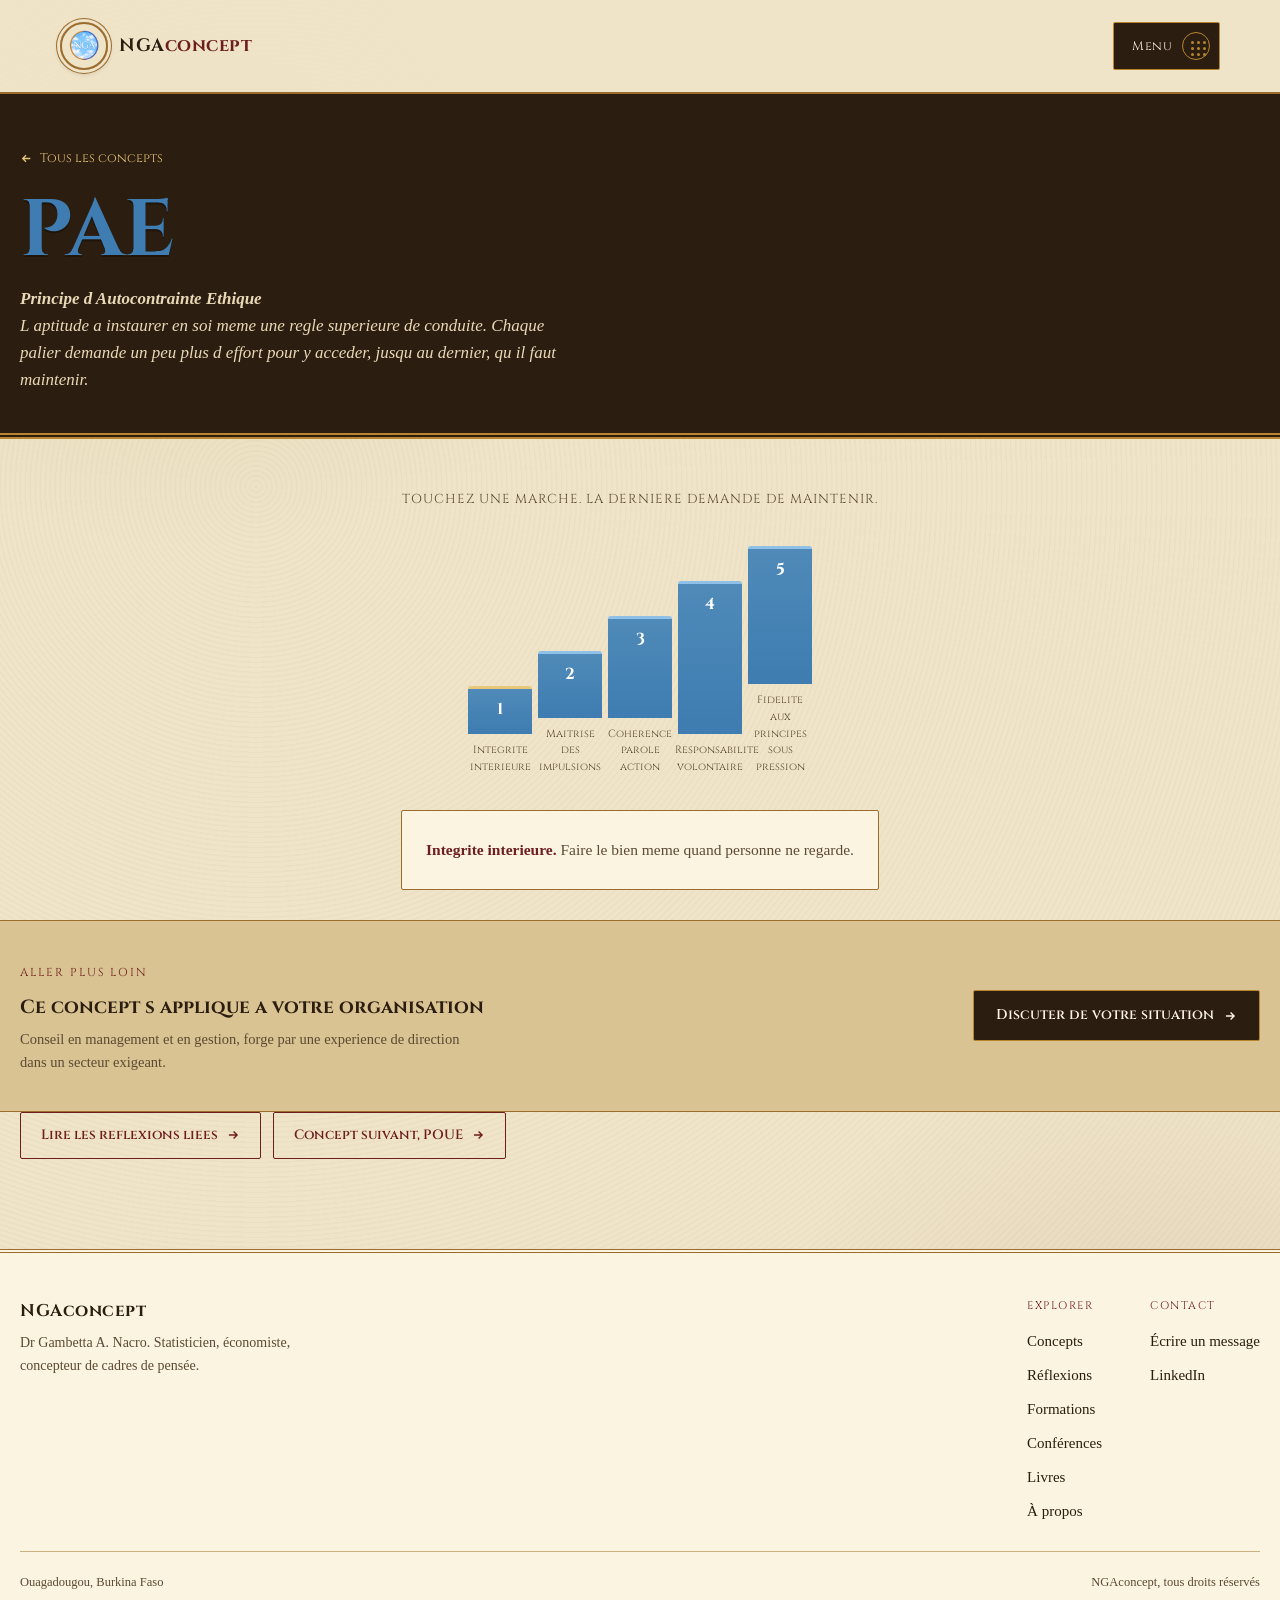
<file: pae.html>
<!DOCTYPE html>
<html lang="fr">
<head>
<meta charset="UTF-8">
<meta name="viewport" content="width=device-width, initial-scale=1.0">
<title>PAE, NGAconcept</title>
<meta name="description" content="PAE, Principe d Autocontrainte Ethique: les cinq paliers du Dr Gambetta A. Nacro pour rester fidele a ses principes sous pression.">
<link rel="canonical" href="https://ngaconcepts.pages.dev/pae.html">
<link rel="icon" type="image/png" href="assets/logo.png">
<meta property="og:type" content="website">
<meta property="og:title" content="PAE, NGAconcept">
<meta property="og:description" content="PAE, Principe d Autocontrainte Ethique: les cinq paliers du Dr Gambetta A. Nacro pour rester fidele a ses principes sous pression.">
<meta property="og:url" content="https://ngaconcepts.pages.dev/pae.html">
<meta property="og:image" content="https://ngaconcepts.pages.dev/assets/logo.png">
<meta property="og:locale" content="fr_FR">
<meta name="twitter:card" content="summary">
<meta name="twitter:title" content="PAE, NGAconcept">
<meta name="twitter:description" content="PAE, Principe d Autocontrainte Ethique: les cinq paliers du Dr Gambetta A. Nacro pour rester fidele a ses principes sous pression.">
<meta name="twitter:image" content="https://ngaconcepts.pages.dev/assets/logo.png">
<link rel="preconnect" href="https://fonts.googleapis.com"><link href="https://fonts.googleapis.com/css2?family=Cinzel:wght@400;500;600;700&family=IM+Fell+English:ital@0;1&display=swap" rel="stylesheet">
<link rel="stylesheet" href="assets/style.css">
</head>
<body>
<header class="" id="top">
  <div class="header-inner">
    <a href="index.html" class="brand">
      <img src="assets/logo.png" alt="NGAconcept">
      <span class="brand-word">NGA<span>concept</span></span>
    </a>
    <button class="hub-btn" id="hubBtn">
      Menu
      <span class="dots"><span></span><span></span><span></span><span></span><span></span><span></span><span></span><span></span><span></span></span>
    </button>
  </div>
</header>

<div class="hub-overlay" id="hubOverlay"></div>
<nav class="hub-panel" id="hubPanel">
  <div class="hub-top">
    <span class="hub-label">Navigation</span>
    <button class="hub-close" id="hubClose" aria-label="Fermer">
      <svg viewBox="0 0 24 24" fill="none" stroke="currentColor" stroke-width="2.2"><path d="M6 6l12 12M18 6L6 18"/></svg>
    </button>
  </div>
  <div class="hub-title">Le <b>hub</b> des intelligences NGAconcept</div>
  <div class="hub-grid">
      <a href="concepts.html" class="hub-module current">
        <span class="hm-num">01</span>
        <span class="hm-body">
          <span class="hm-name">Concepts</span>
          <span class="hm-desc">Des cadres de pensée et plus, du réflexe d urgence a la vision de long terme.</span>
        </span>
        <span class="hm-arrow"><svg viewBox="0 0 24 24" fill="none" stroke="currentColor" stroke-width="2.2"><path d="M5 12h14M13 6l6 6-6 6"/></svg></span>
      </a>
      <a href="reflexions.html" class="hub-module">
        <span class="hm-num">02</span>
        <span class="hm-body">
          <span class="hm-name">Réflexions</span>
          <span class="hm-desc">Essais, citations et notes publiés régulièrement.</span>
        </span>
        <span class="hm-arrow"><svg viewBox="0 0 24 24" fill="none" stroke="currentColor" stroke-width="2.2"><path d="M5 12h14M13 6l6 6-6 6"/></svg></span>
      </a>
      <a href="formations.html" class="hub-module">
        <span class="hm-num">03</span>
        <span class="hm-body">
          <span class="hm-name">Formations</span>
          <span class="hm-desc">Sessions et programmes construits autour des concepts.</span>
        </span>
        <span class="hm-arrow"><svg viewBox="0 0 24 24" fill="none" stroke="currentColor" stroke-width="2.2"><path d="M5 12h14M13 6l6 6-6 6"/></svg></span>
      </a>
      <a href="conferences.html" class="hub-module">
        <span class="hm-num">04</span>
        <span class="hm-body">
          <span class="hm-name">Conférences</span>
          <span class="hm-desc">Interventions publiques et invitations.</span>
        </span>
        <span class="hm-arrow"><svg viewBox="0 0 24 24" fill="none" stroke="currentColor" stroke-width="2.2"><path d="M5 12h14M13 6l6 6-6 6"/></svg></span>
      </a>
      <a href="livres.html" class="hub-module">
        <span class="hm-num">05</span>
        <span class="hm-body">
          <span class="hm-name">Livres</span>
          <span class="hm-desc">Ouvrages publiés et à paraître.</span>
        </span>
        <span class="hm-arrow"><svg viewBox="0 0 24 24" fill="none" stroke="currentColor" stroke-width="2.2"><path d="M5 12h14M13 6l6 6-6 6"/></svg></span>
      </a>
      <a href="about.html" class="hub-module">
        <span class="hm-num">06</span>
        <span class="hm-body">
          <span class="hm-name">À propos</span>
          <span class="hm-desc">Parcours et vision du Dr Gambetta A. Nacro.</span>
        </span>
        <span class="hm-arrow"><svg viewBox="0 0 24 24" fill="none" stroke="currentColor" stroke-width="2.2"><path d="M5 12h14M13 6l6 6-6 6"/></svg></span>
      </a>
  </div>
  <div class="hub-foot">
    <a href="index.html">Accueil</a>
    <a href="https://www.linkedin.com/in/dr-gambetta-a-nacro-ba7b3470" target="_blank" rel="noopener">LinkedIn</a>
  </div>
</nav>


<div class="concept-detail-hero" style="--accent:#3E7CB1">
  <div class="inner cd-hero-flex">
    <div class="cd-hero-text">
      <a href="concepts.html" class="cd-back">
        <svg viewBox="0 0 24 24" width="13" height="13" fill="none" stroke="currentColor" stroke-width="2.4"><path d="M19 12H5M11 18l-6-6 6-6"/></svg>
        Tous les concepts
      </a>
      <div class="cd-acronym" style="color:#3E7CB1">PAE</div>
      <p class="cd-tagline"><b>Principe d Autocontrainte Ethique</b><br>L aptitude a instaurer en soi meme une regle superieure de conduite. Chaque palier demande un peu plus d effort pour y acceder, jusqu au dernier, qu il faut maintenir.</p>
    </div>
  </div>
</div>

<div class="pae-section">
  <p class="faf-instruct">Touchez une marche. La derniere demande de maintenir.</p>
  <div class="pae-stair">
    <div class="pae-step" data-step="1" style="height:90px">
      <div class="pae-riser" onmousedown="paeStart(1)" onmouseup="paeEnd(1)" onmouseleave="paeEnd(1)" ontouchstart="paeStart(1)" ontouchend="paeEnd(1)">
        <span class="pae-num">1</span>
        <div class="pae-progress" id="paeProg1"></div>
      </div>
      <div class="pae-caption">Integrite interieure</div>
    </div><div class="pae-step" data-step="2" data-hold="400" style="height:125px">
      <div class="pae-riser" onmousedown="paeStart(2)" onmouseup="paeEnd(2)" onmouseleave="paeEnd(2)" ontouchstart="paeStart(2)" ontouchend="paeEnd(2)">
        <span class="pae-num">2</span>
        <div class="pae-progress" id="paeProg2"></div>
      </div>
      <div class="pae-caption">Maitrise des impulsions</div>
    </div><div class="pae-step" data-step="3" data-hold="900" style="height:160px">
      <div class="pae-riser" onmousedown="paeStart(3)" onmouseup="paeEnd(3)" onmouseleave="paeEnd(3)" ontouchstart="paeStart(3)" ontouchend="paeEnd(3)">
        <span class="pae-num">3</span>
        <div class="pae-progress" id="paeProg3"></div>
      </div>
      <div class="pae-caption">Coherence parole action</div>
    </div><div class="pae-step" data-step="4" data-hold="1500" style="height:195px">
      <div class="pae-riser" onmousedown="paeStart(4)" onmouseup="paeEnd(4)" onmouseleave="paeEnd(4)" ontouchstart="paeStart(4)" ontouchend="paeEnd(4)">
        <span class="pae-num">4</span>
        <div class="pae-progress" id="paeProg4"></div>
      </div>
      <div class="pae-caption">Responsabilite volontaire</div>
    </div><div class="pae-step" data-step="5" data-hold="2200" style="height:230px">
      <div class="pae-riser" onmousedown="paeStart(5)" onmouseup="paeEnd(5)" onmouseleave="paeEnd(5)" ontouchstart="paeStart(5)" ontouchend="paeEnd(5)">
        <span class="pae-num">5</span>
        <div class="pae-progress" id="paeProg5"></div>
      </div>
      <div class="pae-caption">Fidelite aux principes sous pression</div>
    </div>
  </div>
  <div class="pae-panel">
    <p class="pae-desc" id="paeDesc1"><b>Integrite interieure.</b> Faire le bien meme quand personne ne regarde.</p><p class="pae-desc" id="paeDesc2"><b>Maitrise des impulsions.</b> Dominer la colere, l orgueil, la cupidite ou la vengeance.</p><p class="pae-desc" id="paeDesc3"><b>Coherence parole action.</b> Reduire l ecart entre ce qui est proclame et ce qui est pratique.</p><p class="pae-desc" id="paeDesc4"><b>Responsabilite volontaire.</b> Reconnaitre ses erreurs sans attendre une accusation exterieure.</p><p class="pae-desc" id="paeDesc5"><b>Fidelite aux principes sous pression.</b> Rester ethique quand l interet personnel pousse au contraire. Le palier le plus exigeant: maintenez pour y acceder.</p>
  </div>
</div>

<style>
  .pae-desc{ display:none; }
  .pae-desc.shown{ display:block; }
</style>

<script>
  var paeTimers = {};
  function paeShow(n){
    document.querySelectorAll('.pae-desc').forEach(function(p){ p.classList.remove('shown'); });
    document.getElementById('paeDesc'+n).classList.add('shown');
    document.querySelectorAll('.pae-step').forEach(function(s){ s.classList.remove('active'); });
    document.querySelector('.pae-step[data-step="'+n+'"]').classList.add('active');
  }
  function paeStart(n){
    var step = document.querySelector('.pae-step[data-step="'+n+'"]');
    var hold = parseInt(step.getAttribute('data-hold') || "0");
    if(hold === 0){ paeShow(n); return; }
    var bar = document.getElementById('paeProg'+n);
    bar.style.transition = 'height ' + hold + 'ms linear';
    bar.style.height = '100%';
    paeTimers[n] = setTimeout(function(){ paeShow(n); }, hold);
  }
  function paeEnd(n){
    var step = document.querySelector('.pae-step[data-step="'+n+'"]');
    var hold = parseInt(step.getAttribute('data-hold') || "0");
    if(hold === 0) return;
    clearTimeout(paeTimers[n]);
    var bar = document.getElementById('paeProg'+n);
    bar.style.transition = 'height .3s ease';
    bar.style.height = '0%';
  }
  paeShow(1);
</script>

<div class="cd-consult">
  <div class="cd-consult-inner">
    <div>
      <span class="section-eyebrow">Aller plus loin</span>
      <h3>Ce concept s applique a votre organisation</h3>
      <p>Conseil en management et en gestion, forge par une experience de direction dans un secteur exigeant.</p>
    </div>
    <a href="about.html#conseil" class="btn-primary-dark">
      Discuter de votre situation
      <svg viewBox="0 0 24 24" fill="none" stroke="currentColor" stroke-width="2.4" width="14" height="14"><path d="M5 12h14M13 6l6 6-6 6"/></svg>
    </a>
  </div>
</div>

<div class="cd-cta">
  <a href="reflexions.html" class="btn-outline">Lire les reflexions liees
    <svg viewBox="0 0 24 24" fill="none" stroke="currentColor" stroke-width="2.4" width="14" height="14"><path d="M5 12h14M13 6l6 6-6 6"/></svg>
  </a>
  <a href="poue.html" class="btn-outline">Concept suivant, POUE
    <svg viewBox="0 0 24 24" fill="none" stroke="currentColor" stroke-width="2.4" width="14" height="14"><path d="M5 12h14M13 6l6 6-6 6"/></svg>
  </a>
</div>

<footer>
  <div class="footer-inner">
    <div class="footer-top">
      <div class="footer-brand">
        <span class="mono">NGAconcept</span>
        <p>Dr Gambetta A. Nacro. Statisticien, économiste, concepteur de cadres de pensée.</p>
      </div>
      <div class="footer-cols">
        <div class="footer-col">
          <span class="footer-col-title">Explorer</span>
          <a href="concepts.html">Concepts</a>
          <a href="reflexions.html">Réflexions</a>
          <a href="formations.html">Formations</a>
          <a href="conferences.html">Conférences</a>
          <a href="livres.html">Livres</a>
          <a href="about.html">À propos</a>
        </div>
        <div class="footer-col">
          <span class="footer-col-title">Contact</span>
          <a href="mailto:gambettaaboubakarnacro@gmail.com">Écrire un message</a>
          <a href="https://www.linkedin.com/in/dr-gambetta-a-nacro-ba7b3470" target="_blank" rel="noopener">LinkedIn</a>
        </div>
      </div>
    </div>
    <div class="footer-bottom">
      <span>Ouagadougou, Burkina Faso</span>
      <span>NGAconcept, tous droits réservés</span>
    </div>
  </div>
</footer>

<script>
  const hubBtn = document.getElementById('hubBtn');
  const hubClose = document.getElementById('hubClose');
  const hubPanel = document.getElementById('hubPanel');
  const hubOverlay = document.getElementById('hubOverlay');
  function openHub(){ hubPanel.classList.add('open'); hubOverlay.classList.add('open'); }
  function closeHub(){ hubPanel.classList.remove('open'); hubOverlay.classList.remove('open'); }
  hubBtn.addEventListener('click', openHub);
  hubClose.addEventListener('click', closeHub);
  hubOverlay.addEventListener('click', closeHub);
</script>

</body>
</html>
</file>
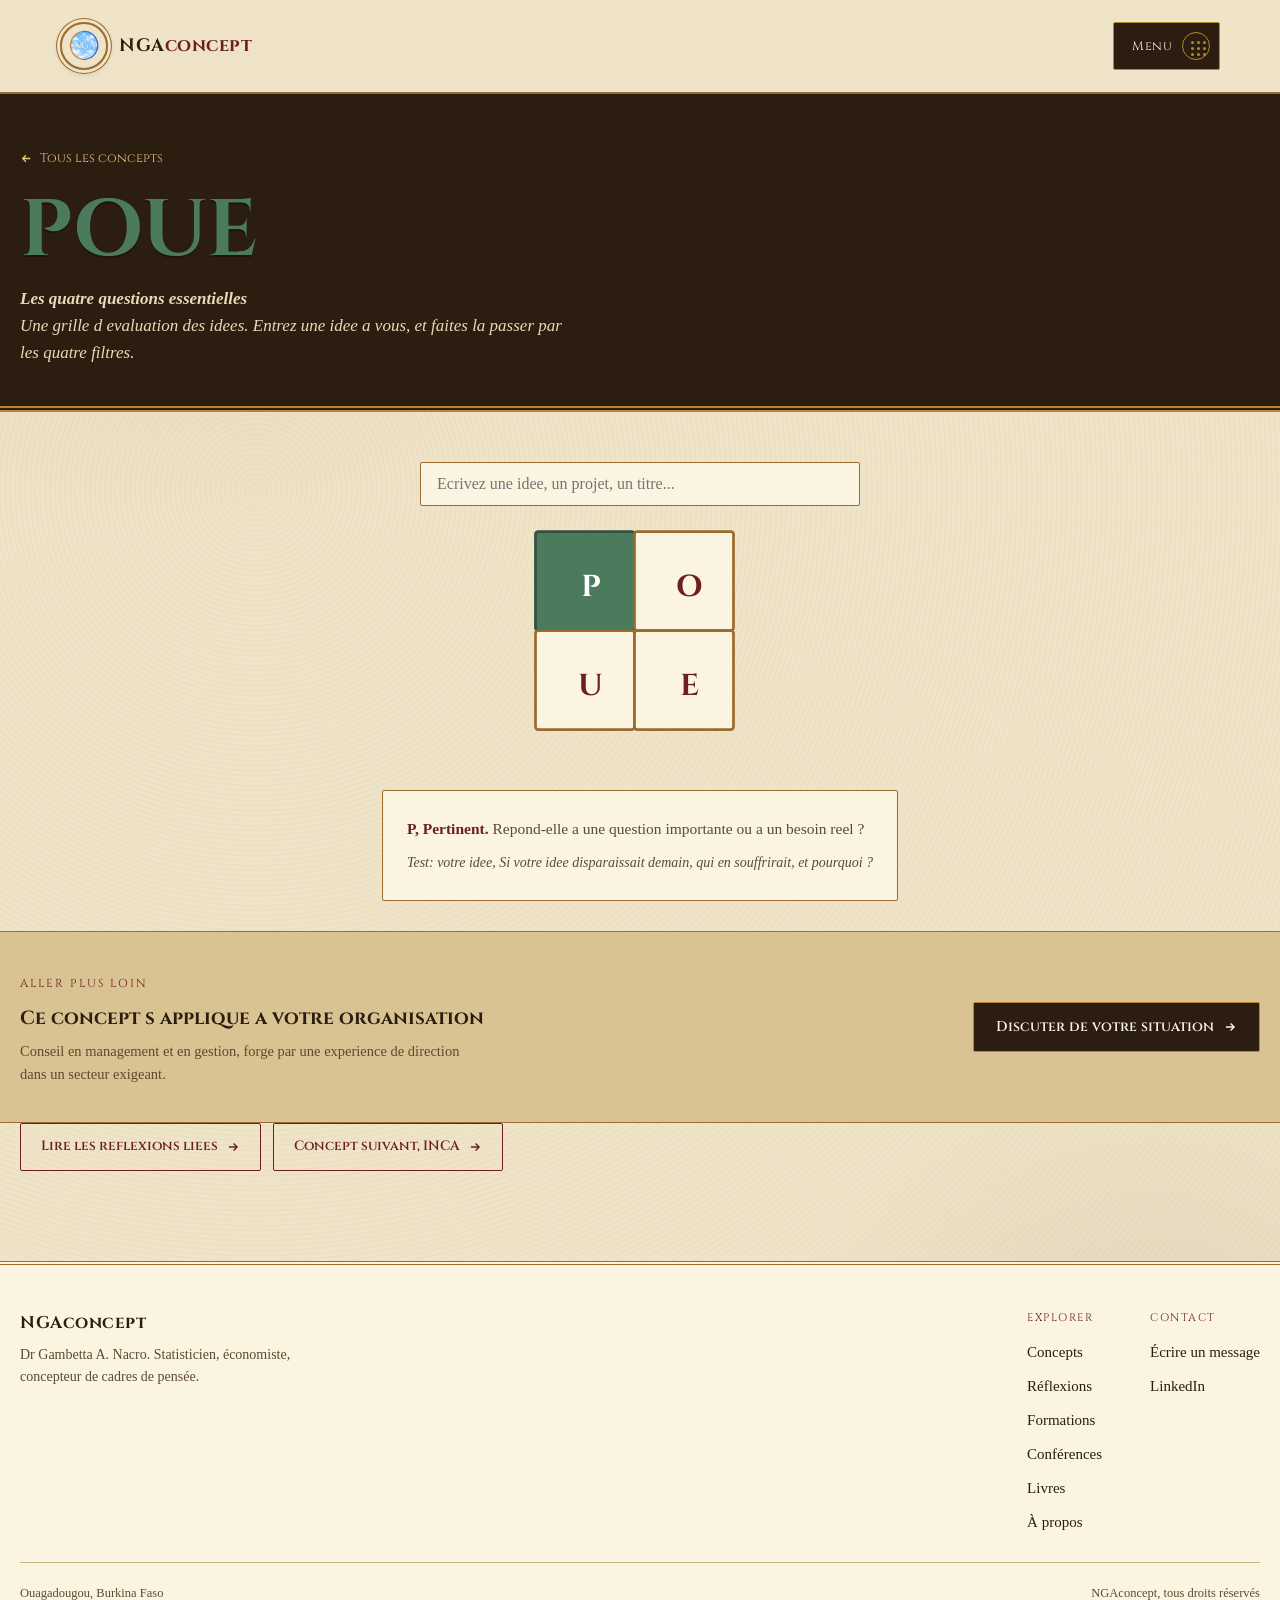
<file: poue.html>
<!DOCTYPE html>
<html lang="fr">
<head>
<meta charset="UTF-8">
<meta name="viewport" content="width=device-width, initial-scale=1.0">
<title>POUE, NGAconcept</title>
<meta name="description" content="POUE: la grille du Dr Gambetta A. Nacro en quatre questions pour evaluer une idee. Pertinent, Original, Utile, Exploitable.">
<link rel="canonical" href="https://ngaconcepts.pages.dev/poue.html">
<link rel="icon" type="image/png" href="assets/logo.png">
<meta property="og:type" content="website">
<meta property="og:title" content="POUE, NGAconcept">
<meta property="og:description" content="POUE: la grille du Dr Gambetta A. Nacro en quatre questions pour evaluer une idee. Pertinent, Original, Utile, Exploitable.">
<meta property="og:url" content="https://ngaconcepts.pages.dev/poue.html">
<meta property="og:image" content="https://ngaconcepts.pages.dev/assets/logo.png">
<meta property="og:locale" content="fr_FR">
<meta name="twitter:card" content="summary">
<meta name="twitter:title" content="POUE, NGAconcept">
<meta name="twitter:description" content="POUE: la grille du Dr Gambetta A. Nacro en quatre questions pour evaluer une idee. Pertinent, Original, Utile, Exploitable.">
<meta name="twitter:image" content="https://ngaconcepts.pages.dev/assets/logo.png">
<link rel="preconnect" href="https://fonts.googleapis.com"><link href="https://fonts.googleapis.com/css2?family=Cinzel:wght@400;500;600;700&family=IM+Fell+English:ital@0;1&display=swap" rel="stylesheet">
<link rel="stylesheet" href="assets/style.css">
</head>
<body>
<header class="" id="top">
  <div class="header-inner">
    <a href="index.html" class="brand">
      <img src="assets/logo.png" alt="NGAconcept">
      <span class="brand-word">NGA<span>concept</span></span>
    </a>
    <button class="hub-btn" id="hubBtn">
      Menu
      <span class="dots"><span></span><span></span><span></span><span></span><span></span><span></span><span></span><span></span><span></span></span>
    </button>
  </div>
</header>

<div class="hub-overlay" id="hubOverlay"></div>
<nav class="hub-panel" id="hubPanel">
  <div class="hub-top">
    <span class="hub-label">Navigation</span>
    <button class="hub-close" id="hubClose" aria-label="Fermer">
      <svg viewBox="0 0 24 24" fill="none" stroke="currentColor" stroke-width="2.2"><path d="M6 6l12 12M18 6L6 18"/></svg>
    </button>
  </div>
  <div class="hub-title">Le <b>hub</b> des intelligences NGAconcept</div>
  <div class="hub-grid">
      <a href="concepts.html" class="hub-module current">
        <span class="hm-num">01</span>
        <span class="hm-body">
          <span class="hm-name">Concepts</span>
          <span class="hm-desc">Des cadres de pensée et plus, du réflexe d urgence a la vision de long terme.</span>
        </span>
        <span class="hm-arrow"><svg viewBox="0 0 24 24" fill="none" stroke="currentColor" stroke-width="2.2"><path d="M5 12h14M13 6l6 6-6 6"/></svg></span>
      </a>
      <a href="reflexions.html" class="hub-module">
        <span class="hm-num">02</span>
        <span class="hm-body">
          <span class="hm-name">Réflexions</span>
          <span class="hm-desc">Essais, citations et notes publiés régulièrement.</span>
        </span>
        <span class="hm-arrow"><svg viewBox="0 0 24 24" fill="none" stroke="currentColor" stroke-width="2.2"><path d="M5 12h14M13 6l6 6-6 6"/></svg></span>
      </a>
      <a href="formations.html" class="hub-module">
        <span class="hm-num">03</span>
        <span class="hm-body">
          <span class="hm-name">Formations</span>
          <span class="hm-desc">Sessions et programmes construits autour des concepts.</span>
        </span>
        <span class="hm-arrow"><svg viewBox="0 0 24 24" fill="none" stroke="currentColor" stroke-width="2.2"><path d="M5 12h14M13 6l6 6-6 6"/></svg></span>
      </a>
      <a href="conferences.html" class="hub-module">
        <span class="hm-num">04</span>
        <span class="hm-body">
          <span class="hm-name">Conférences</span>
          <span class="hm-desc">Interventions publiques et invitations.</span>
        </span>
        <span class="hm-arrow"><svg viewBox="0 0 24 24" fill="none" stroke="currentColor" stroke-width="2.2"><path d="M5 12h14M13 6l6 6-6 6"/></svg></span>
      </a>
      <a href="livres.html" class="hub-module">
        <span class="hm-num">05</span>
        <span class="hm-body">
          <span class="hm-name">Livres</span>
          <span class="hm-desc">Ouvrages publiés et à paraître.</span>
        </span>
        <span class="hm-arrow"><svg viewBox="0 0 24 24" fill="none" stroke="currentColor" stroke-width="2.2"><path d="M5 12h14M13 6l6 6-6 6"/></svg></span>
      </a>
      <a href="about.html" class="hub-module">
        <span class="hm-num">06</span>
        <span class="hm-body">
          <span class="hm-name">À propos</span>
          <span class="hm-desc">Parcours et vision du Dr Gambetta A. Nacro.</span>
        </span>
        <span class="hm-arrow"><svg viewBox="0 0 24 24" fill="none" stroke="currentColor" stroke-width="2.2"><path d="M5 12h14M13 6l6 6-6 6"/></svg></span>
      </a>
  </div>
  <div class="hub-foot">
    <a href="index.html">Accueil</a>
    <a href="https://www.linkedin.com/in/dr-gambetta-a-nacro-ba7b3470" target="_blank" rel="noopener">LinkedIn</a>
  </div>
</nav>


<div class="concept-detail-hero" style="--accent:#4C7A5C">
  <div class="inner cd-hero-flex">
    <div class="cd-hero-text">
      <a href="concepts.html" class="cd-back">
        <svg viewBox="0 0 24 24" width="13" height="13" fill="none" stroke="currentColor" stroke-width="2.4"><path d="M19 12H5M11 18l-6-6 6-6"/></svg>
        Tous les concepts
      </a>
      <div class="cd-acronym" style="color:#4C7A5C">POUE</div>
      <p class="cd-tagline"><b>Les quatre questions essentielles</b><br>Une grille d evaluation des idees. Entrez une idee a vous, et faites la passer par les quatre filtres.</p>
    </div>
  </div>
</div>

<div class="poue-section">
  <input type="text" id="poueIdeaInput" class="poue-input" placeholder="Ecrivez une idee, un projet, un titre..." oninput="poueUpdate()">
  <svg viewBox="0 0 160 160" width="220" height="220" class="poue-svg">
    <g class="poue-node" data-step="1" onclick="poueShow(1)">
      <rect x="4" y="4" width="72" height="72" rx="2"/>
      <text x="44" y="44" text-anchor="middle" dominant-baseline="central" font-family="Cinzel" font-weight="700" font-size="22">P</text>
    </g><g class="poue-node" data-step="2" onclick="poueShow(2)">
      <rect x="76" y="4" width="72" height="72" rx="2"/>
      <text x="116" y="44" text-anchor="middle" dominant-baseline="central" font-family="Cinzel" font-weight="700" font-size="22">O</text>
    </g><g class="poue-node" data-step="3" onclick="poueShow(3)">
      <rect x="4" y="76" width="72" height="72" rx="2"/>
      <text x="44" y="116" text-anchor="middle" dominant-baseline="central" font-family="Cinzel" font-weight="700" font-size="22">U</text>
    </g><g class="poue-node" data-step="4" onclick="poueShow(4)">
      <rect x="76" y="76" width="72" height="72" rx="2"/>
      <text x="116" y="116" text-anchor="middle" dominant-baseline="central" font-family="Cinzel" font-weight="700" font-size="22">E</text>
    </g>
  </svg>
  <div class="pae-panel poue-panel">
    <div class="poue-desc shown" id="poueDesc1">
      <p class="poue-q"><b>P, Pertinent.</b> Repond-elle a une question importante ou a un besoin reel ?</p>
      <p class="poue-test-line">Test: <span id="poueIdeaSpan1">votre idee</span>, Si votre idee disparaissait demain, qui en souffrirait, et pourquoi ?</p>
    </div><div class="poue-desc" id="poueDesc2">
      <p class="poue-q"><b>O, Original.</b> Apporte-t-elle un angle de vue different ?</p>
      <p class="poue-test-line">Test: <span id="poueIdeaSpan2">votre idee</span>, Est-ce que votre idee vous fait voir quelque chose differemment, ou confirme-t-elle simplement ce que vous saviez deja ?</p>
    </div><div class="poue-desc" id="poueDesc3">
      <p class="poue-q"><b>U, Utile.</b> Ameliore-t-elle une comprehension, une pratique ou une situation ?</p>
      <p class="poue-test-line">Test: <span id="poueIdeaSpan3">votre idee</span>, Si vous appliquez votre idee, qu est-ce qui sera concretement meilleur, et pour qui ?</p>
    </div><div class="poue-desc" id="poueDesc4">
      <p class="poue-q"><b>E, Exploitable.</b> Peut-elle etre transformee en action, projet, decision ou methode ?</p>
      <p class="poue-test-line">Test: <span id="poueIdeaSpan4">votre idee</span>, Existe-t-il un chemin concret vers la mise en oeuvre de votre idee, meme s il reste a construire ?</p>
    </div>
  </div>
</div>

<script>
  function poueShow(n){
    document.querySelectorAll('.poue-desc').forEach(function(p){ p.classList.remove('shown'); });
    document.getElementById('poueDesc'+n).classList.add('shown');
    document.querySelectorAll('.poue-node').forEach(function(s){ s.classList.remove('active'); });
    document.querySelector('.poue-node[data-step="'+n+'"]').classList.add('active');
  }
  function poueUpdate(){
    var val = document.getElementById('poueIdeaInput').value.trim();
    var text = val.length ? ('"' + val + '"') : 'votre idee';
    for(var i=1;i<=4;i++){
      var el = document.getElementById('poueIdeaSpan'+i);
      if(el) el.textContent = text;
    }
  }
  document.querySelector('.poue-node[data-step="1"]').classList.add('active');
</script>

<div class="cd-consult">
  <div class="cd-consult-inner">
    <div>
      <span class="section-eyebrow">Aller plus loin</span>
      <h3>Ce concept s applique a votre organisation</h3>
      <p>Conseil en management et en gestion, forge par une experience de direction dans un secteur exigeant.</p>
    </div>
    <a href="about.html#conseil" class="btn-primary-dark">
      Discuter de votre situation
      <svg viewBox="0 0 24 24" fill="none" stroke="currentColor" stroke-width="2.4" width="14" height="14"><path d="M5 12h14M13 6l6 6-6 6"/></svg>
    </a>
  </div>
</div>

<div class="cd-cta">
  <a href="reflexions.html" class="btn-outline">Lire les reflexions liees
    <svg viewBox="0 0 24 24" fill="none" stroke="currentColor" stroke-width="2.4" width="14" height="14"><path d="M5 12h14M13 6l6 6-6 6"/></svg>
  </a>
  <a href="inca.html" class="btn-outline">Concept suivant, INCA
    <svg viewBox="0 0 24 24" fill="none" stroke="currentColor" stroke-width="2.4" width="14" height="14"><path d="M5 12h14M13 6l6 6-6 6"/></svg>
  </a>
</div>

<footer>
  <div class="footer-inner">
    <div class="footer-top">
      <div class="footer-brand">
        <span class="mono">NGAconcept</span>
        <p>Dr Gambetta A. Nacro. Statisticien, économiste, concepteur de cadres de pensée.</p>
      </div>
      <div class="footer-cols">
        <div class="footer-col">
          <span class="footer-col-title">Explorer</span>
          <a href="concepts.html">Concepts</a>
          <a href="reflexions.html">Réflexions</a>
          <a href="formations.html">Formations</a>
          <a href="conferences.html">Conférences</a>
          <a href="livres.html">Livres</a>
          <a href="about.html">À propos</a>
        </div>
        <div class="footer-col">
          <span class="footer-col-title">Contact</span>
          <a href="mailto:gambettaaboubakarnacro@gmail.com">Écrire un message</a>
          <a href="https://www.linkedin.com/in/dr-gambetta-a-nacro-ba7b3470" target="_blank" rel="noopener">LinkedIn</a>
        </div>
      </div>
    </div>
    <div class="footer-bottom">
      <span>Ouagadougou, Burkina Faso</span>
      <span>NGAconcept, tous droits réservés</span>
    </div>
  </div>
</footer>

<script>
  const hubBtn = document.getElementById('hubBtn');
  const hubClose = document.getElementById('hubClose');
  const hubPanel = document.getElementById('hubPanel');
  const hubOverlay = document.getElementById('hubOverlay');
  function openHub(){ hubPanel.classList.add('open'); hubOverlay.classList.add('open'); }
  function closeHub(){ hubPanel.classList.remove('open'); hubOverlay.classList.remove('open'); }
  hubBtn.addEventListener('click', openHub);
  hubClose.addEventListener('click', closeHub);
  hubOverlay.addEventListener('click', closeHub);
</script>

</body>
</html>
</file>
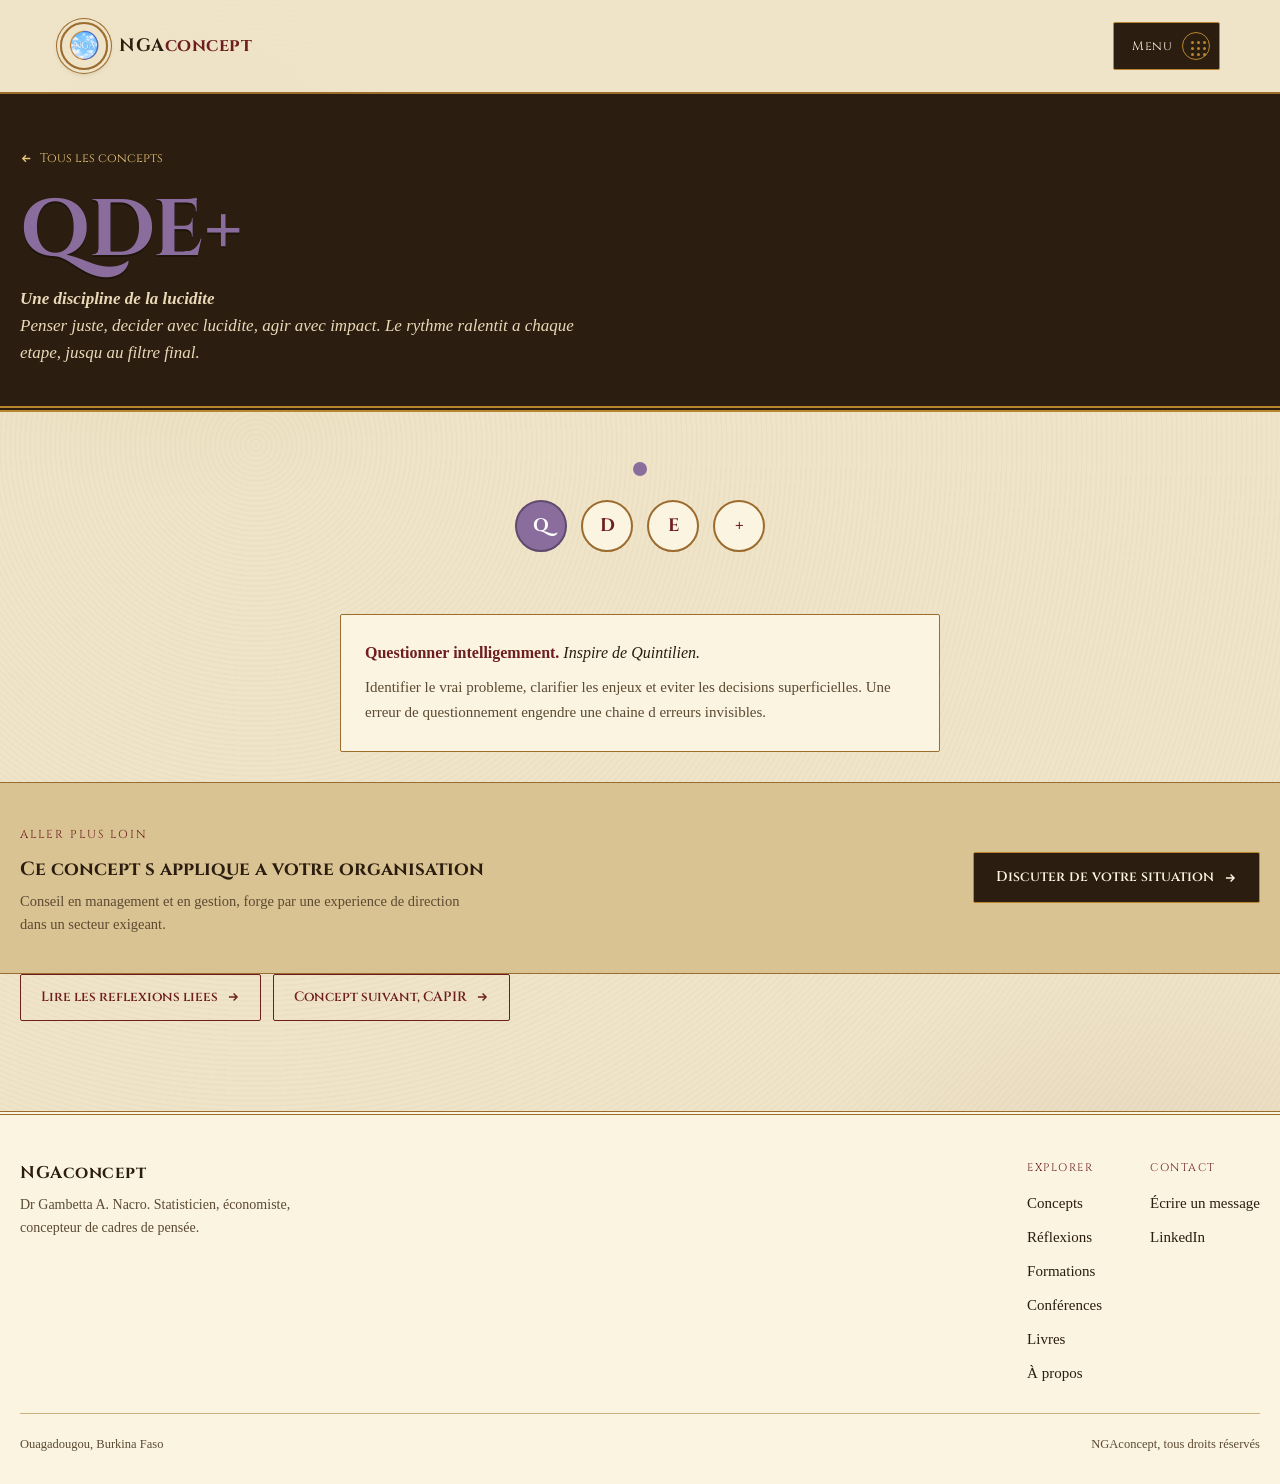
<file: qde.html>
<!DOCTYPE html>
<html lang="fr">
<head>
<meta charset="UTF-8">
<meta name="viewport" content="width=device-width, initial-scale=1.0">
<title>QDE+, NGAconcept</title>
<meta name="description" content="QDE+: la discipline de la lucidite du Dr Gambetta A. Nacro. Questionner, decider, executer, et le filtre de l essentiel.">
<link rel="canonical" href="https://ngaconcepts.pages.dev/qde.html">
<link rel="icon" type="image/png" href="assets/logo.png">
<meta property="og:type" content="website">
<meta property="og:title" content="QDE+, NGAconcept">
<meta property="og:description" content="QDE+: la discipline de la lucidite du Dr Gambetta A. Nacro. Questionner, decider, executer, et le filtre de l essentiel.">
<meta property="og:url" content="https://ngaconcepts.pages.dev/qde.html">
<meta property="og:image" content="https://ngaconcepts.pages.dev/assets/logo.png">
<meta property="og:locale" content="fr_FR">
<meta name="twitter:card" content="summary">
<meta name="twitter:title" content="QDE+, NGAconcept">
<meta name="twitter:description" content="QDE+: la discipline de la lucidite du Dr Gambetta A. Nacro. Questionner, decider, executer, et le filtre de l essentiel.">
<meta name="twitter:image" content="https://ngaconcepts.pages.dev/assets/logo.png">
<link rel="preconnect" href="https://fonts.googleapis.com"><link href="https://fonts.googleapis.com/css2?family=Cinzel:wght@400;500;600;700&family=IM+Fell+English:ital@0;1&display=swap" rel="stylesheet">
<link rel="stylesheet" href="assets/style.css">
</head>
<body>
<header class="" id="top">
  <div class="header-inner">
    <a href="index.html" class="brand">
      <img src="assets/logo.png" alt="NGAconcept">
      <span class="brand-word">NGA<span>concept</span></span>
    </a>
    <button class="hub-btn" id="hubBtn">
      Menu
      <span class="dots"><span></span><span></span><span></span><span></span><span></span><span></span><span></span><span></span><span></span></span>
    </button>
  </div>
</header>

<div class="hub-overlay" id="hubOverlay"></div>
<nav class="hub-panel" id="hubPanel">
  <div class="hub-top">
    <span class="hub-label">Navigation</span>
    <button class="hub-close" id="hubClose" aria-label="Fermer">
      <svg viewBox="0 0 24 24" fill="none" stroke="currentColor" stroke-width="2.2"><path d="M6 6l12 12M18 6L6 18"/></svg>
    </button>
  </div>
  <div class="hub-title">Le <b>hub</b> des intelligences NGAconcept</div>
  <div class="hub-grid">
      <a href="concepts.html" class="hub-module current">
        <span class="hm-num">01</span>
        <span class="hm-body">
          <span class="hm-name">Concepts</span>
          <span class="hm-desc">Des cadres de pensée et plus, du réflexe d urgence a la vision de long terme.</span>
        </span>
        <span class="hm-arrow"><svg viewBox="0 0 24 24" fill="none" stroke="currentColor" stroke-width="2.2"><path d="M5 12h14M13 6l6 6-6 6"/></svg></span>
      </a>
      <a href="reflexions.html" class="hub-module">
        <span class="hm-num">02</span>
        <span class="hm-body">
          <span class="hm-name">Réflexions</span>
          <span class="hm-desc">Essais, citations et notes publiés régulièrement.</span>
        </span>
        <span class="hm-arrow"><svg viewBox="0 0 24 24" fill="none" stroke="currentColor" stroke-width="2.2"><path d="M5 12h14M13 6l6 6-6 6"/></svg></span>
      </a>
      <a href="formations.html" class="hub-module">
        <span class="hm-num">03</span>
        <span class="hm-body">
          <span class="hm-name">Formations</span>
          <span class="hm-desc">Sessions et programmes construits autour des concepts.</span>
        </span>
        <span class="hm-arrow"><svg viewBox="0 0 24 24" fill="none" stroke="currentColor" stroke-width="2.2"><path d="M5 12h14M13 6l6 6-6 6"/></svg></span>
      </a>
      <a href="conferences.html" class="hub-module">
        <span class="hm-num">04</span>
        <span class="hm-body">
          <span class="hm-name">Conférences</span>
          <span class="hm-desc">Interventions publiques et invitations.</span>
        </span>
        <span class="hm-arrow"><svg viewBox="0 0 24 24" fill="none" stroke="currentColor" stroke-width="2.2"><path d="M5 12h14M13 6l6 6-6 6"/></svg></span>
      </a>
      <a href="livres.html" class="hub-module">
        <span class="hm-num">05</span>
        <span class="hm-body">
          <span class="hm-name">Livres</span>
          <span class="hm-desc">Ouvrages publiés et à paraître.</span>
        </span>
        <span class="hm-arrow"><svg viewBox="0 0 24 24" fill="none" stroke="currentColor" stroke-width="2.2"><path d="M5 12h14M13 6l6 6-6 6"/></svg></span>
      </a>
      <a href="about.html" class="hub-module">
        <span class="hm-num">06</span>
        <span class="hm-body">
          <span class="hm-name">À propos</span>
          <span class="hm-desc">Parcours et vision du Dr Gambetta A. Nacro.</span>
        </span>
        <span class="hm-arrow"><svg viewBox="0 0 24 24" fill="none" stroke="currentColor" stroke-width="2.2"><path d="M5 12h14M13 6l6 6-6 6"/></svg></span>
      </a>
  </div>
  <div class="hub-foot">
    <a href="index.html">Accueil</a>
    <a href="https://www.linkedin.com/in/dr-gambetta-a-nacro-ba7b3470" target="_blank" rel="noopener">LinkedIn</a>
  </div>
</nav>


<div class="concept-detail-hero" style="--accent:#8A6D9C">
  <div class="inner cd-hero-flex">
    <div class="cd-hero-text">
      <a href="concepts.html" class="cd-back">
        <svg viewBox="0 0 24 24" width="13" height="13" fill="none" stroke="currentColor" stroke-width="2.4"><path d="M19 12H5M11 18l-6-6 6-6"/></svg>
        Tous les concepts
      </a>
      <div class="cd-acronym" style="color:#8A6D9C">QDE+</div>
      <p class="cd-tagline"><b>Une discipline de la lucidite</b><br>Penser juste, decider avec lucidite, agir avec impact. Le rythme ralentit a chaque etape, jusqu au filtre final.</p>
    </div>
  </div>
</div>

<div class="qde-section">
  <div class="qde-pulse" id="qdePulse"></div>
  <div class="qde-tabs"><div class="qde-tab active" data-step="1" onclick="qdeShow(1,600)"><span class="qde-letter">Q</span></div><div class="qde-tab" data-step="2" onclick="qdeShow(2,1100)"><span class="qde-letter">D</span></div><div class="qde-tab" data-step="3" onclick="qdeShow(3,1700)"><span class="qde-letter">E</span></div><div class="qde-tab" data-step="4" onclick="qdeShow(4,2600)"><span class="qde-letter">+</span></div></div>
  <div class="pae-panel qde-panel">
    <div class="qde-desc shown" id="qdeDesc1" style="transition-duration:600ms">
      <p class="qde-name"><b>Questionner intelligemment.</b> <i>Inspire de Quintilien.</i></p>
      <p class="qde-body">Identifier le vrai probleme, clarifier les enjeux et eviter les decisions superficielles. Une erreur de questionnement engendre une chaine d erreurs invisibles.</p>
    </div><div class="qde-desc" id="qdeDesc2" style="transition-duration:1100ms">
      <p class="qde-name"><b>Decider avec lucidite.</b> <i>Avec W. Edwards Deming.</i></p>
      <p class="qde-body">Choisir en s appuyant sur une analyse rigoureuse. Penser ne suffit pas, il faut structurer, tester, corriger, avec rigueur des processus et humilite de l amelioration continue.</p>
    </div><div class="qde-desc" id="qdeDesc3" style="transition-duration:1700ms">
      <p class="qde-name"><b>Executer avec priorite et discipline.</b> <i>Inspire du General Eisenhower.</i></p>
      <p class="qde-body">Agir sur l important et urgent, planifier l important non urgent, deleguer le secondaire, eliminer l inutile.</p>
    </div><div class="qde-desc" id="qdeDesc4" style="transition-duration:2600ms">
      <p class="qde-name"><b>Le filtre de maitrise et d essentiel.</b> <i>Herite de Marc Aurele, Epictete et Epicure.</i></p>
      <p class="qde-body">Une decision n a de valeur que si elle est a la fois necessaire et sous notre controle. Ici, le rythme s arrete. Respirez.</p>
    </div>
  </div>
</div>

<style>
  .qde-desc{ display:none; opacity:0; transition-property:opacity; }
  .qde-desc.shown{ display:block; opacity:1; }
</style>

<script>
  function qdeShow(n, speed){
    document.querySelectorAll('.qde-desc').forEach(function(p){ p.classList.remove('shown'); p.style.display='none'; });
    document.querySelectorAll('.qde-tab').forEach(function(t){ t.classList.remove('active'); });
    document.querySelector('.qde-tab[data-step="'+n+'"]').classList.add('active');
    var el = document.getElementById('qdeDesc'+n);
    el.style.display = 'block';
    void el.offsetWidth;
    el.classList.add('shown');
    var pulse = document.getElementById('qdePulse');
    pulse.style.animationDuration = speed + 'ms';
  }
</script>

<div class="cd-consult">
  <div class="cd-consult-inner">
    <div>
      <span class="section-eyebrow">Aller plus loin</span>
      <h3>Ce concept s applique a votre organisation</h3>
      <p>Conseil en management et en gestion, forge par une experience de direction dans un secteur exigeant.</p>
    </div>
    <a href="about.html#conseil" class="btn-primary-dark">
      Discuter de votre situation
      <svg viewBox="0 0 24 24" fill="none" stroke="currentColor" stroke-width="2.4" width="14" height="14"><path d="M5 12h14M13 6l6 6-6 6"/></svg>
    </a>
  </div>
</div>

<div class="cd-cta">
  <a href="reflexions.html" class="btn-outline">Lire les reflexions liees
    <svg viewBox="0 0 24 24" fill="none" stroke="currentColor" stroke-width="2.4" width="14" height="14"><path d="M5 12h14M13 6l6 6-6 6"/></svg>
  </a>
  <a href="capir.html" class="btn-outline">Concept suivant, CAPIR
    <svg viewBox="0 0 24 24" fill="none" stroke="currentColor" stroke-width="2.4" width="14" height="14"><path d="M5 12h14M13 6l6 6-6 6"/></svg>
  </a>
</div>

<footer>
  <div class="footer-inner">
    <div class="footer-top">
      <div class="footer-brand">
        <span class="mono">NGAconcept</span>
        <p>Dr Gambetta A. Nacro. Statisticien, économiste, concepteur de cadres de pensée.</p>
      </div>
      <div class="footer-cols">
        <div class="footer-col">
          <span class="footer-col-title">Explorer</span>
          <a href="concepts.html">Concepts</a>
          <a href="reflexions.html">Réflexions</a>
          <a href="formations.html">Formations</a>
          <a href="conferences.html">Conférences</a>
          <a href="livres.html">Livres</a>
          <a href="about.html">À propos</a>
        </div>
        <div class="footer-col">
          <span class="footer-col-title">Contact</span>
          <a href="mailto:gambettaaboubakarnacro@gmail.com">Écrire un message</a>
          <a href="https://www.linkedin.com/in/dr-gambetta-a-nacro-ba7b3470" target="_blank" rel="noopener">LinkedIn</a>
        </div>
      </div>
    </div>
    <div class="footer-bottom">
      <span>Ouagadougou, Burkina Faso</span>
      <span>NGAconcept, tous droits réservés</span>
    </div>
  </div>
</footer>

<script>
  const hubBtn = document.getElementById('hubBtn');
  const hubClose = document.getElementById('hubClose');
  const hubPanel = document.getElementById('hubPanel');
  const hubOverlay = document.getElementById('hubOverlay');
  function openHub(){ hubPanel.classList.add('open'); hubOverlay.classList.add('open'); }
  function closeHub(){ hubPanel.classList.remove('open'); hubOverlay.classList.remove('open'); }
  hubBtn.addEventListener('click', openHub);
  hubClose.addEventListener('click', closeHub);
  hubOverlay.addEventListener('click', closeHub);
</script>

</body>
</html>
</file>
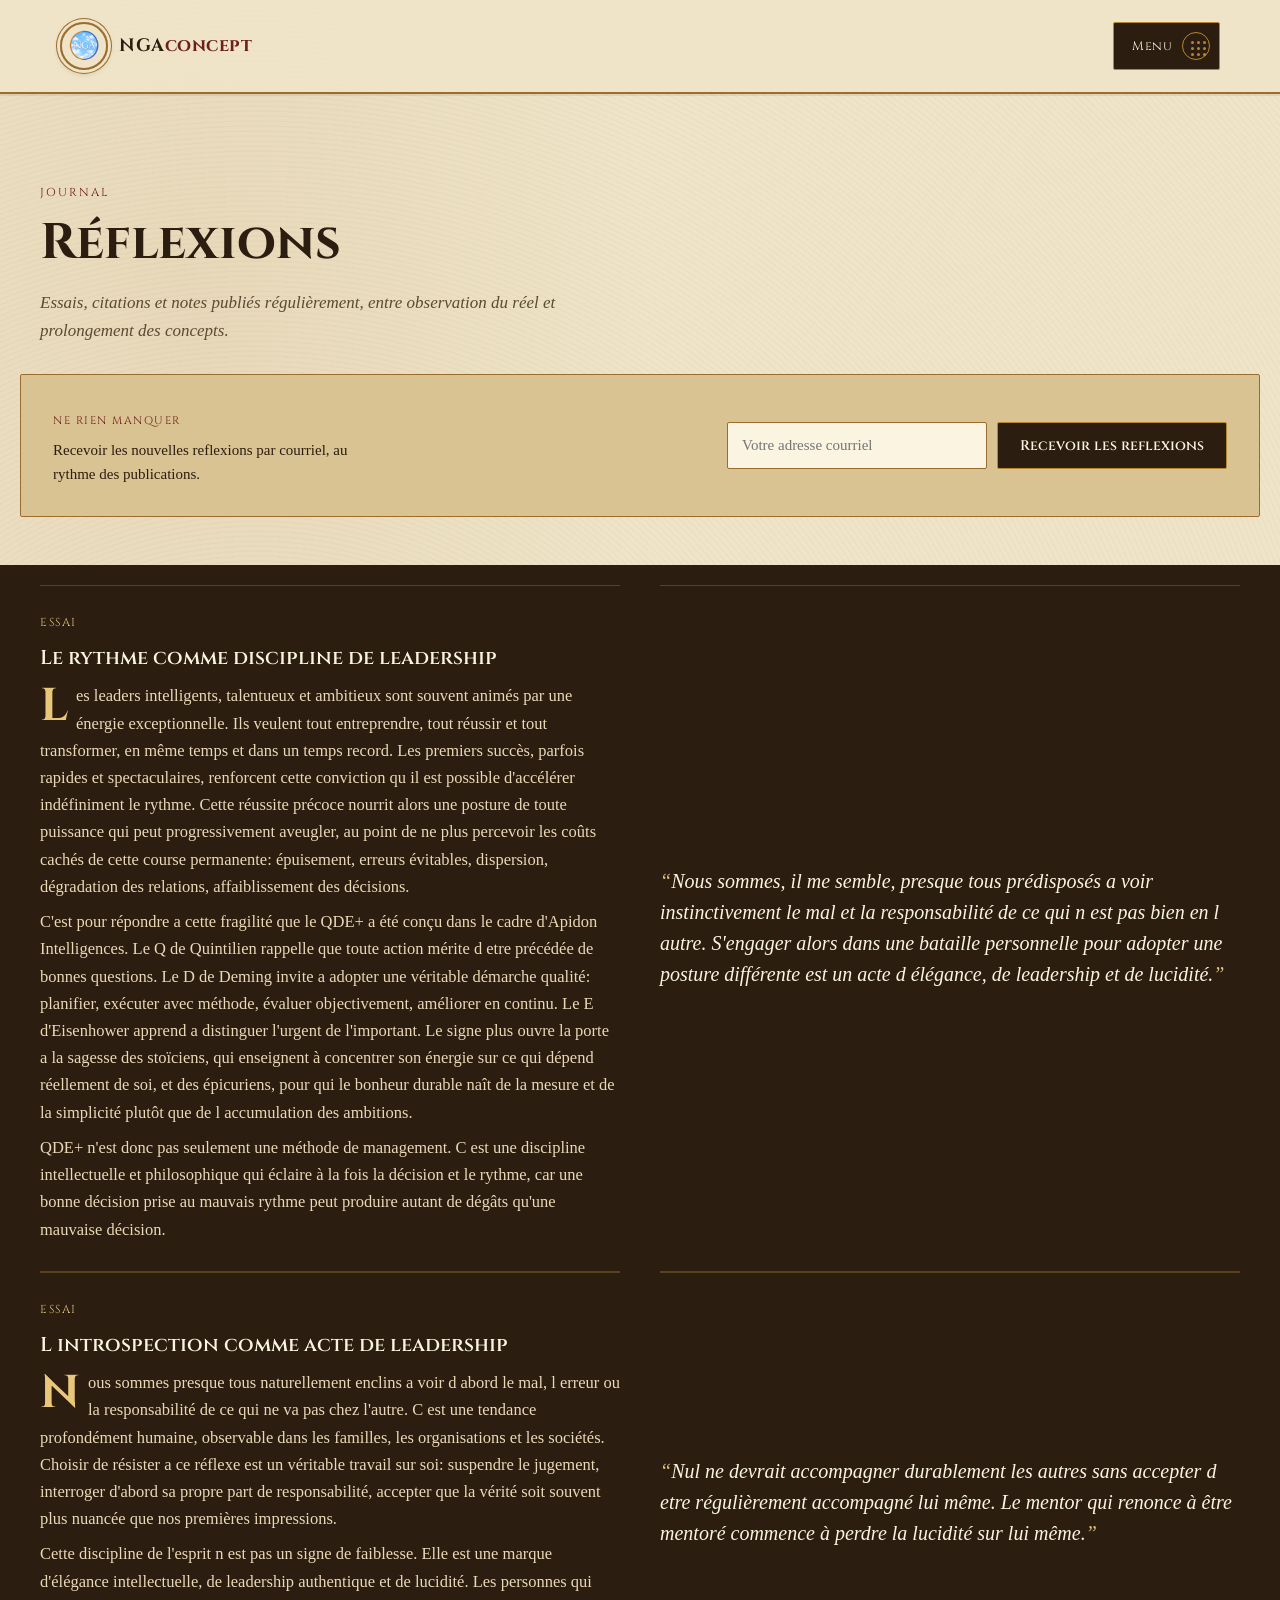
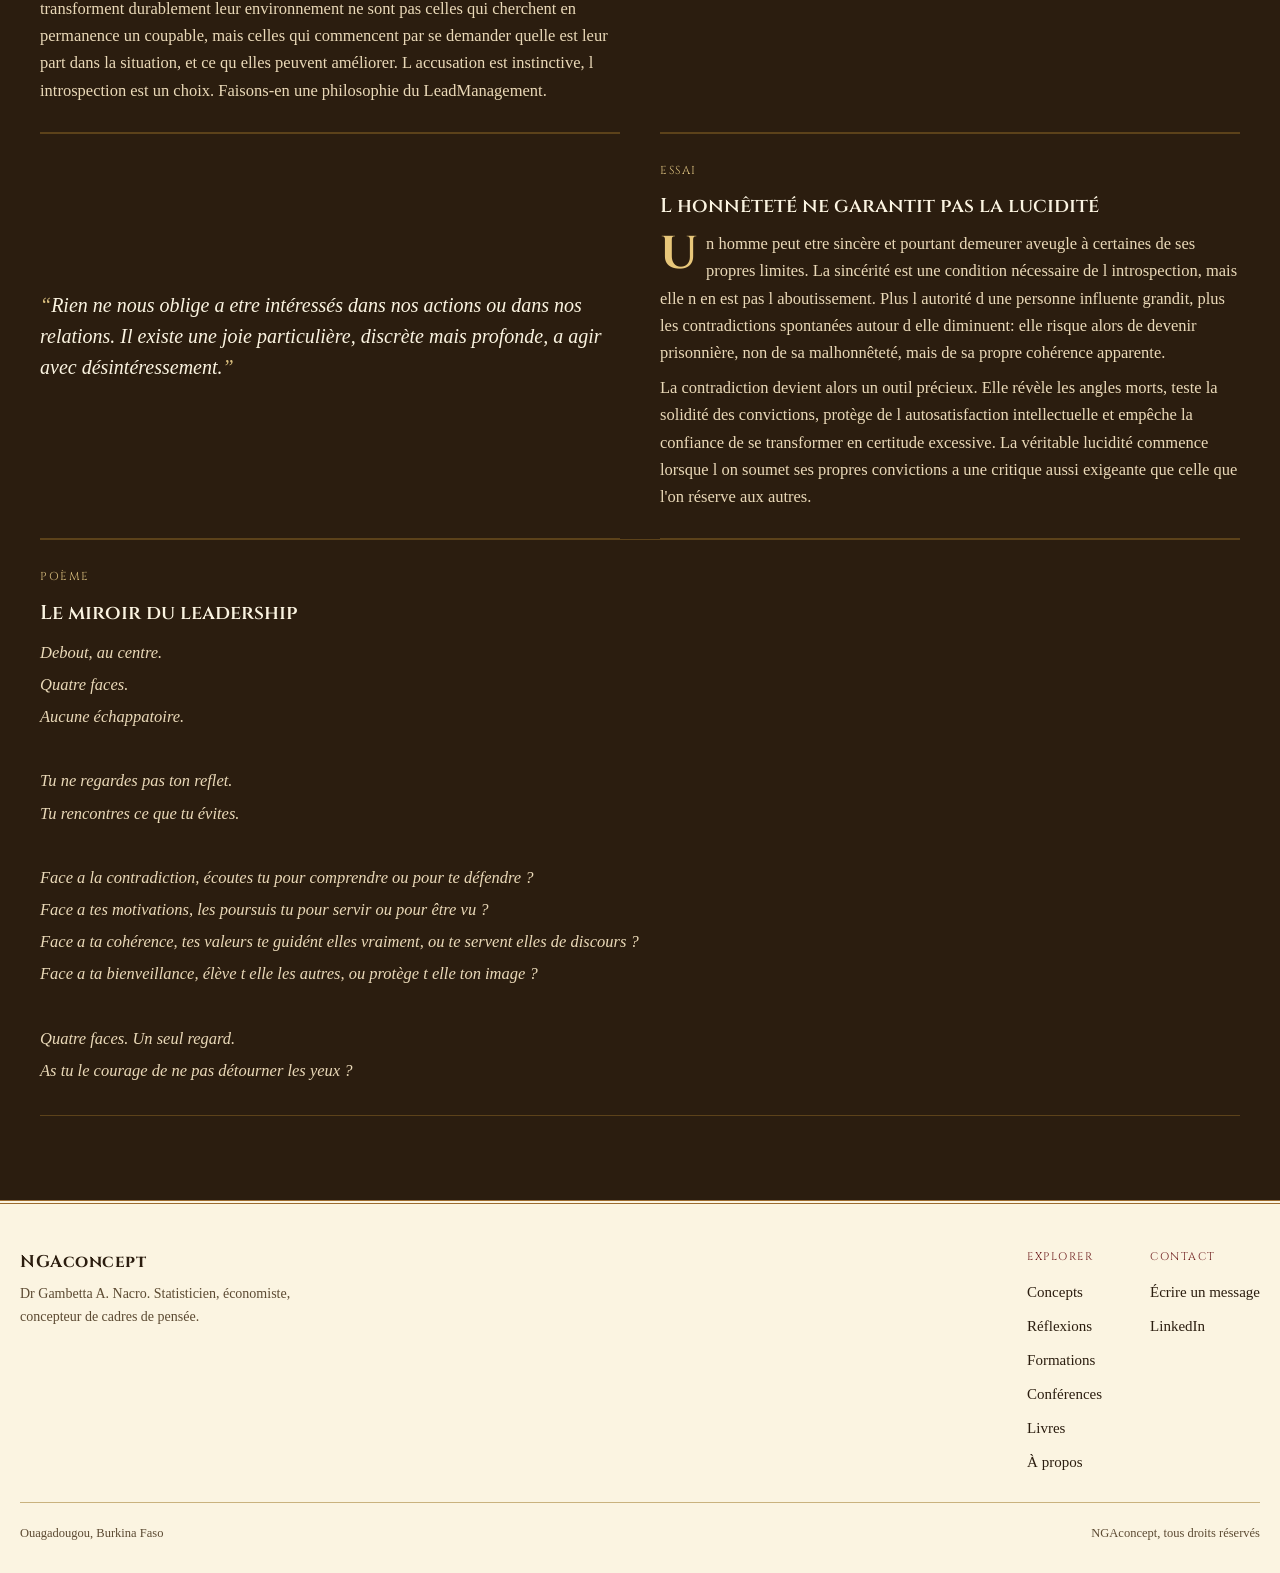
<file: reflexions.html>
<!DOCTYPE html>
<html lang="fr">
<head>
<meta charset="UTF-8">
<meta name="viewport" content="width=device-width, initial-scale=1.0">
<title>Réflexions, NGAconcept</title>
<meta name="description" content="Essais, citations et notes du Dr Gambetta A. Nacro sur le leadership, l introspection et la decision, publies regulierement.">
<link rel="canonical" href="https://ngaconcepts.pages.dev/reflexions.html">
<link rel="icon" type="image/png" href="assets/logo.png">
<meta property="og:type" content="website">
<meta property="og:title" content="Réflexions, NGAconcept">
<meta property="og:description" content="Essais, citations et notes du Dr Gambetta A. Nacro sur le leadership, l introspection et la decision, publies regulierement.">
<meta property="og:url" content="https://ngaconcepts.pages.dev/reflexions.html">
<meta property="og:image" content="https://ngaconcepts.pages.dev/assets/logo.png">
<meta property="og:locale" content="fr_FR">
<meta name="twitter:card" content="summary">
<meta name="twitter:title" content="Réflexions, NGAconcept">
<meta name="twitter:description" content="Essais, citations et notes du Dr Gambetta A. Nacro sur le leadership, l introspection et la decision, publies regulierement.">
<meta name="twitter:image" content="https://ngaconcepts.pages.dev/assets/logo.png">
<link rel="preconnect" href="https://fonts.googleapis.com"><link href="https://fonts.googleapis.com/css2?family=Cinzel:wght@400;500;600;700&family=IM+Fell+English:ital@0;1&display=swap" rel="stylesheet">
<link rel="stylesheet" href="assets/style.css">
</head>
<body>
<header class="" id="top">
  <div class="header-inner">
    <a href="index.html" class="brand">
      <img src="assets/logo.png" alt="NGAconcept">
      <span class="brand-word">NGA<span>concept</span></span>
    </a>
    <button class="hub-btn" id="hubBtn">
      Menu
      <span class="dots"><span></span><span></span><span></span><span></span><span></span><span></span><span></span><span></span><span></span></span>
    </button>
  </div>
</header>

<div class="hub-overlay" id="hubOverlay"></div>
<nav class="hub-panel" id="hubPanel">
  <div class="hub-top">
    <span class="hub-label">Navigation</span>
    <button class="hub-close" id="hubClose" aria-label="Fermer">
      <svg viewBox="0 0 24 24" fill="none" stroke="currentColor" stroke-width="2.2"><path d="M6 6l12 12M18 6L6 18"/></svg>
    </button>
  </div>
  <div class="hub-title">Le <b>hub</b> des intelligences NGAconcept</div>
  <div class="hub-grid">
      <a href="concepts.html" class="hub-module">
        <span class="hm-num">01</span>
        <span class="hm-body">
          <span class="hm-name">Concepts</span>
          <span class="hm-desc">Des cadres de pensée et plus, du réflexe d urgence a la vision de long terme.</span>
        </span>
        <span class="hm-arrow"><svg viewBox="0 0 24 24" fill="none" stroke="currentColor" stroke-width="2.2"><path d="M5 12h14M13 6l6 6-6 6"/></svg></span>
      </a>
      <a href="reflexions.html" class="hub-module current">
        <span class="hm-num">02</span>
        <span class="hm-body">
          <span class="hm-name">Réflexions</span>
          <span class="hm-desc">Essais, citations et notes publiés régulièrement.</span>
        </span>
        <span class="hm-arrow"><svg viewBox="0 0 24 24" fill="none" stroke="currentColor" stroke-width="2.2"><path d="M5 12h14M13 6l6 6-6 6"/></svg></span>
      </a>
      <a href="formations.html" class="hub-module">
        <span class="hm-num">03</span>
        <span class="hm-body">
          <span class="hm-name">Formations</span>
          <span class="hm-desc">Sessions et programmes construits autour des concepts.</span>
        </span>
        <span class="hm-arrow"><svg viewBox="0 0 24 24" fill="none" stroke="currentColor" stroke-width="2.2"><path d="M5 12h14M13 6l6 6-6 6"/></svg></span>
      </a>
      <a href="conferences.html" class="hub-module">
        <span class="hm-num">04</span>
        <span class="hm-body">
          <span class="hm-name">Conférences</span>
          <span class="hm-desc">Interventions publiques et invitations.</span>
        </span>
        <span class="hm-arrow"><svg viewBox="0 0 24 24" fill="none" stroke="currentColor" stroke-width="2.2"><path d="M5 12h14M13 6l6 6-6 6"/></svg></span>
      </a>
      <a href="livres.html" class="hub-module">
        <span class="hm-num">05</span>
        <span class="hm-body">
          <span class="hm-name">Livres</span>
          <span class="hm-desc">Ouvrages publiés et à paraître.</span>
        </span>
        <span class="hm-arrow"><svg viewBox="0 0 24 24" fill="none" stroke="currentColor" stroke-width="2.2"><path d="M5 12h14M13 6l6 6-6 6"/></svg></span>
      </a>
      <a href="about.html" class="hub-module">
        <span class="hm-num">06</span>
        <span class="hm-body">
          <span class="hm-name">À propos</span>
          <span class="hm-desc">Parcours et vision du Dr Gambetta A. Nacro.</span>
        </span>
        <span class="hm-arrow"><svg viewBox="0 0 24 24" fill="none" stroke="currentColor" stroke-width="2.2"><path d="M5 12h14M13 6l6 6-6 6"/></svg></span>
      </a>
  </div>
  <div class="hub-foot">
    <a href="index.html">Accueil</a>
    <a href="https://www.linkedin.com/in/dr-gambetta-a-nacro-ba7b3470" target="_blank" rel="noopener">LinkedIn</a>
  </div>
</nav>


<div class="page-hero">
  <div class="page-eyebrow">Journal</div>
  <h1>Réflexions</h1>
  <p>Essais, citations et notes publiés régulièrement, entre observation du réel et prolongement des concepts.</p>
</div>

<div class="newsletter-block">
  <div class="newsletter-inner">
    <div>
      <span class="newsletter-label">Ne rien manquer</span>
      <p>Recevoir les nouvelles reflexions par courriel, au rythme des publications.</p>
    </div>
    <form class="newsletter-form" id="newsletterForm">
      <input type="email" placeholder="Votre adresse courriel" class="newsletter-input" id="newsletterEmail" required>
      <button type="submit" class="btn-primary-dark" id="newsletterBtn">Recevoir les reflexions</button>
    </form>
  </div>
  <p class="newsletter-msg" id="newsletterMsg"></p>
</div>

<div class="seal-overlay" id="sealOverlay">
  <div class="seal-stamp" id="sealStamp">
    <svg viewBox="0 0 120 120" width="110" height="110">
      <circle cx="60" cy="60" r="54" fill="#6E1E1E" stroke="#E8C77A" stroke-width="3"/>
      <circle cx="60" cy="60" r="44" fill="none" stroke="#E8C77A" stroke-width="1.2" stroke-dasharray="2 4"/>
      <text x="60" y="52" text-anchor="middle" font-family="Cinzel" font-weight="700" font-size="20" fill="#E8C77A">NGA</text>
      <text x="60" y="72" text-anchor="middle" font-family="Cinzel" font-size="9" fill="#E8C77A" letter-spacing="1">CONCEPT</text>
    </svg>
  </div>
  <p class="seal-text" id="sealText">Votre inscription est scellee</p>
</div>

<script>
  document.getElementById('newsletterForm').addEventListener('submit', function(e){
    e.preventDefault();
    var emailInput = document.getElementById('newsletterEmail');
    var btn = document.getElementById('newsletterBtn');
    var msg = document.getElementById('newsletterMsg');
    var email = emailInput.value.trim();
    if(!email) return;
    btn.disabled = true;
    btn.textContent = 'Envoi...';
    msg.textContent = '';
    msg.className = 'newsletter-msg';
    fetch('/subscribe', {
      method: 'POST',
      headers: { 'Content-Type': 'application/json' },
      body: JSON.stringify({ email: email })
    })
    .then(function(r){ return r.json(); })
    .then(function(data){
      if(data.ok){
        emailInput.value = '';
        showSeal();
      } else {
        msg.textContent = 'Une erreur est survenue. Reessayez plus tard.';
        msg.className = 'newsletter-msg error';
      }
    })
    .catch(function(){
      msg.textContent = 'Une erreur est survenue. Reessayez plus tard.';
      msg.className = 'newsletter-msg error';
    })
    .finally(function(){
      btn.disabled = false;
      btn.textContent = 'Recevoir les reflexions';
    });
  });

  function showSeal(){
    var overlay = document.getElementById('sealOverlay');
    var stamp = document.getElementById('sealStamp');
    overlay.classList.add('open');
    stamp.classList.remove('drop');
    void stamp.offsetWidth;
    stamp.classList.add('drop');
    setTimeout(function(){ overlay.classList.remove('open'); }, 3200);
  }
  document.getElementById('sealOverlay').addEventListener('click', function(){
    this.classList.remove('open');
  });
</script>

<section class="block reflexions" style="padding-top:20px">
  <div class="reflex-feed">
    <div class="reflex-item essay">
      <span class="reflex-date">Essai</span>
      <h3 class="reflex-title">Le rythme comme discipline de leadership</h3>
      <p class="reflex-text">Les leaders intelligents, talentueux et ambitieux sont souvent animés par une énergie exceptionnelle. Ils veulent tout entreprendre, tout réussir et tout transformer, en même temps et dans un temps record. Les premiers succès, parfois rapides et spectaculaires, renforcent cette conviction qu il est possible d'accélérer indéfiniment le rythme. Cette réussite précoce nourrit alors une posture de toute puissance qui peut progressivement aveugler, au point de ne plus percevoir les coûts cachés de cette course permanente: épuisement, erreurs évitables, dispersion, dégradation des relations, affaiblissement des décisions.</p>
      <p class="reflex-text">C'est pour répondre a cette fragilité que le QDE+ a été conçu dans le cadre d'Apidon Intelligences. Le Q de Quintilien rappelle que toute action mérite d etre précédée de bonnes questions. Le D de Deming invite a adopter une véritable démarche qualité: planifier, exécuter avec méthode, évaluer objectivement, améliorer en continu. Le E d'Eisenhower apprend a distinguer l'urgent de l'important. Le signe plus ouvre la porte a la sagesse des stoïciens, qui enseignent à concentrer son énergie sur ce qui dépend réellement de soi, et des épicuriens, pour qui le bonheur durable naît de la mesure et de la simplicité plutôt que de l accumulation des ambitions.</p>
      <p class="reflex-text">QDE+ n'est donc pas seulement une méthode de management. C est une discipline intellectuelle et philosophique qui éclaire à la fois la décision et le rythme, car une bonne décision prise au mauvais rythme peut produire autant de dégâts qu'une mauvaise décision.</p>
    </div>

    <div class="reflex-item quote">
      <p class="quote-text">Nous sommes, il me semble, presque tous prédisposés a voir instinctivement le mal et la responsabilité de ce qui n est pas bien en l autre. S'engager alors dans une bataille personnelle pour adopter une posture différente est un acte d élégance, de leadership et de lucidité.</p>
    </div>

    <div class="reflex-item essay">
      <span class="reflex-date">Essai</span>
      <h3 class="reflex-title">L introspection comme acte de leadership</h3>
      <p class="reflex-text">Nous sommes presque tous naturellement enclins a voir d abord le mal, l erreur ou la responsabilité de ce qui ne va pas chez l'autre. C est une tendance profondément humaine, observable dans les familles, les organisations et les sociétés. Choisir de résister a ce réflexe est un véritable travail sur soi: suspendre le jugement, interroger d'abord sa propre part de responsabilité, accepter que la vérité soit souvent plus nuancée que nos premières impressions.</p>
      <p class="reflex-text">Cette discipline de l'esprit n est pas un signe de faiblesse. Elle est une marque d'élégance intellectuelle, de leadership authentique et de lucidité. Les personnes qui transforment durablement leur environnement ne sont pas celles qui cherchent en permanence un coupable, mais celles qui commencent par se demander quelle est leur part dans la situation, et ce qu elles peuvent améliorer. L accusation est instinctive, l introspection est un choix. Faisons-en une philosophie du LeadManagement.</p>
    </div>

    <div class="reflex-item quote">
      <p class="quote-text">Nul ne devrait accompagner durablement les autres sans accepter d etre régulièrement accompagné lui même. Le mentor qui renonce à être mentoré commence à perdre la lucidité sur lui même.</p>
    </div>

    <div class="reflex-item quote">
      <p class="quote-text">Rien ne nous oblige a etre intéressés dans nos actions ou dans nos relations. Il existe une joie particulière, discrète mais profonde, a agir avec désintéressement.</p>
    </div>

    <div class="reflex-item essay">
      <span class="reflex-date">Essai</span>
      <h3 class="reflex-title">L honnêteté ne garantit pas la lucidité</h3>
      <p class="reflex-text">Un homme peut etre sincère et pourtant demeurer aveugle à certaines de ses propres limites. La sincérité est une condition nécessaire de l introspection, mais elle n en est pas l aboutissement. Plus l autorité d une personne influente grandit, plus les contradictions spontanées autour d elle diminuent: elle risque alors de devenir prisonnière, non de sa malhonnêteté, mais de sa propre cohérence apparente.</p>
      <p class="reflex-text">La contradiction devient alors un outil précieux. Elle révèle les angles morts, teste la solidité des convictions, protège de l autosatisfaction intellectuelle et empêche la confiance de se transformer en certitude excessive. La véritable lucidité commence lorsque l on soumet ses propres convictions a une critique aussi exigeante que celle que l'on réserve aux autres.</p>
    </div>

    <div class="reflex-item poem">
      <span class="reflex-date">Poème</span>
      <h3 class="reflex-title">Le miroir du leadership</h3>
      <p class="poem-text">Debout, au centre.<br>Quatre faces.<br>Aucune échappatoire.<br><br>Tu ne regardes pas ton reflet.<br>Tu rencontres ce que tu évites.<br><br>Face a la contradiction, écoutes tu pour comprendre ou pour te défendre ?<br>Face a tes motivations, les poursuis tu pour servir ou pour être vu ?<br>Face a ta cohérence, tes valeurs te guidént elles vraiment, ou te servent elles de discours ?<br>Face a ta bienveillance, élève t elle les autres, ou protège t elle ton image ?<br><br>Quatre faces. Un seul regard.<br>As tu le courage de ne pas détourner les yeux ?</p>
    </div>
  </div>
</section>

<footer>
  <div class="footer-inner">
    <div class="footer-top">
      <div class="footer-brand">
        <span class="mono">NGAconcept</span>
        <p>Dr Gambetta A. Nacro. Statisticien, économiste, concepteur de cadres de pensée.</p>
      </div>
      <div class="footer-cols">
        <div class="footer-col">
          <span class="footer-col-title">Explorer</span>
          <a href="concepts.html">Concepts</a>
          <a href="reflexions.html">Réflexions</a>
          <a href="formations.html">Formations</a>
          <a href="conferences.html">Conférences</a>
          <a href="livres.html">Livres</a>
          <a href="about.html">À propos</a>
        </div>
        <div class="footer-col">
          <span class="footer-col-title">Contact</span>
          <a href="mailto:gambettaaboubakarnacro@gmail.com">Écrire un message</a>
          <a href="https://www.linkedin.com/in/dr-gambetta-a-nacro-ba7b3470" target="_blank" rel="noopener">LinkedIn</a>
        </div>
      </div>
    </div>
    <div class="footer-bottom">
      <span>Ouagadougou, Burkina Faso</span>
      <span>NGAconcept, tous droits réservés</span>
    </div>
  </div>
</footer>

<script>
  const hubBtn = document.getElementById('hubBtn');
  const hubClose = document.getElementById('hubClose');
  const hubPanel = document.getElementById('hubPanel');
  const hubOverlay = document.getElementById('hubOverlay');
  function openHub(){ hubPanel.classList.add('open'); hubOverlay.classList.add('open'); }
  function closeHub(){ hubPanel.classList.remove('open'); hubOverlay.classList.remove('open'); }
  hubBtn.addEventListener('click', openHub);
  hubClose.addEventListener('click', closeHub);
  hubOverlay.addEventListener('click', closeHub);
</script>

</body>
</html>
</file>
<file: assets/style.css>
/* ===== NGAconcept, style medieval / manuscrit ===== */
:root{
  --parchment:#EFE4C8;
  --parchment-deep:#E3D3A6;
  --parchment-dark:#D9C393;
  --ink:#2B1D0F;
  --ink-soft:#5C4A32;
  --bronze:#9C6B2E;
  --gold:#B8862F;
  --wine:#6E1E1E;
  --sky-blue:#3E7CB1;
  --sky-pale:#DCE9F2;
  --line:#C9B27E;
  --night:#2B1D0F;
  --paper:#FBF4E1;
  --brick:#6E1E1E;
}
*{box-sizing:border-box;margin:0;padding:0;}
html{ scroll-behavior:smooth; }
body{
  font-family:'IM Fell English', 'Georgia', serif;
  color:var(--ink);
  background-color:var(--parchment);
  background-image:
    radial-gradient(ellipse 60% 40% at 15% 10%, rgba(156,107,46,0.10), transparent 60%),
    radial-gradient(ellipse 50% 35% at 90% 85%, rgba(110,30,30,0.08), transparent 60%),
    repeating-radial-gradient(circle at 20% 30%, rgba(43,29,15,0.025) 0px, rgba(43,29,15,0.025) 1px, transparent 2px, transparent 5px);
  line-height:1.6;
  font-size:17px;
}
h1,h2,h3,.brand-word,.hqc-label,.section-eyebrow,.page-eyebrow,.eyebrow,.hub-label,.footer-col-title,.pillar-name,.concept-name,.reflex-date,.hub-module .hm-name{
  font-family:'Cinzel', 'Georgia', serif;
}
.mono{ font-family:'Cinzel', serif; letter-spacing:0.5px; }
a{ color:inherit; }
img{ max-width:100%; display:block; }

/* ============ ORNAMENT HELPERS ============ */
.fleuron{
  text-align:center;
  color:var(--bronze);
  font-size:20px;
  margin:0 auto;
  letter-spacing:14px;
  opacity:0.75;
}
.fleuron::before, .fleuron::after{ content:"\2766"; }

/* ============ HEADER ============ */
header{
  position:sticky;
  top:0;
  z-index:60;
  padding:14px 20px;
  background:rgba(239,228,200,0.92);
  border-bottom:2px double var(--bronze);
  box-shadow:0 2px 0 rgba(43,29,15,0.08);
}
header.on-image{
  position:absolute;
  top:0;
  left:0; right:0;
  background:none;
  border-bottom:none;
  z-index:10;
}
.header-inner{
  max-width:1280px;
  margin:0 auto;
  width:100%;
  display:flex;
  align-items:center;
  justify-content:space-between;
}
.brand{
  display:flex;
  align-items:center;
  gap:11px;
  text-decoration:none;
}
.brand img{
  height:42px; width:42px;
  border-radius:50%;
  object-fit:cover;
  border:2px solid var(--bronze);
  box-shadow:0 0 0 3px var(--parchment), 0 0 0 4px var(--bronze), 0 2px 6px rgba(43,29,15,0.35);
}
.brand-word{
  font-weight:700;
  font-size:17px;
  letter-spacing:0.5px;
  color:var(--ink);
}
header.on-image .brand-word{ color:var(--paper); text-shadow:0 1px 4px rgba(0,0,0,0.6); }
.brand-word span{ color:var(--wine); }
header.on-image .brand-word span{ color:#E8C77A; }

.hub-btn{
  display:flex;
  align-items:center;
  gap:10px;
  background:var(--ink);
  color:var(--paper);
  border:1px solid var(--gold);
  border-radius:2px;
  padding:9px 9px 9px 18px;
  font-family:'Cinzel', serif;
  font-size:12.5px;
  letter-spacing:0.5px;
  cursor:pointer;
}
.hub-btn .dots{
  width:28px; height:28px;
  border:1px solid var(--gold);
  border-radius:50%;
  display:grid;
  grid-template-columns:repeat(3,3px);
  grid-template-rows:repeat(3,3px);
  gap:3px;
  align-items:center;
  justify-items:center;
  padding:8px;
}
.hub-btn .dots span{ width:3px; height:3px; border-radius:50%; background:var(--gold); display:block; }

/* ============ HUB PANEL (nav) ============ */
.hub-overlay{
  position:fixed;
  inset:0;
  background:rgba(20,13,6,0.65);
  z-index:90;
  opacity:0;
  pointer-events:none;
  transition:opacity .25s ease;
}
.hub-overlay.open{ opacity:1; pointer-events:auto; }

.hub-panel{
  position:fixed;
  top:0; right:0;
  bottom:0;
  width:min(430px, 92vw);
  background:var(--ink);
  border-left:3px solid var(--gold);
  z-index:91;
  transform:translateX(100%);
  transition:transform .3s ease;
  padding:26px 24px 30px;
  overflow-y:auto;
}
.hub-panel.open{ transform:translateX(0); }
.hub-top{
  display:flex;
  align-items:center;
  justify-content:space-between;
  margin-bottom:8px;
}
.hub-label{
  font-size:11px;
  letter-spacing:2px;
  text-transform:uppercase;
  color:#D9BE7E;
}
.hub-close{
  background:none;
  border:1px solid var(--gold);
  color:var(--paper);
  width:32px; height:32px;
  border-radius:50%;
  cursor:pointer;
  display:flex; align-items:center; justify-content:center;
}
.hub-close svg{ width:14px; height:14px; }

.hub-title{
  color:var(--paper);
  font-family:'Cinzel', serif;
  font-size:22px;
  font-weight:600;
  margin:10px 0 24px;
  line-height:1.3;
}
.hub-title b{ color:#E8C77A; }

.hub-grid{
  display:flex;
  flex-direction:column;
  gap:0;
  border-top:1px solid rgba(184,134,47,0.35);
}
.hub-module{
  display:flex;
  align-items:center;
  gap:16px;
  padding:16px 4px;
  border-bottom:1px solid rgba(184,134,47,0.35);
  text-decoration:none;
  color:var(--paper);
}
.hub-module .hm-num{
  font-family:'Cinzel', serif;
  font-size:13px;
  color:#D9BE7E;
  width:22px;
  flex-shrink:0;
}
.hub-module .hm-body{ flex:1; }
.hub-module .hm-name{ font-size:18px; font-weight:600; }
.hub-module .hm-desc{ font-family:'IM Fell English', serif; font-size:13px; color:#C9B79A; margin-top:2px; }
.hub-module .hm-arrow{ flex-shrink:0; opacity:0.6; color:#D9BE7E; }
.hub-module .hm-arrow svg{ width:15px; height:15px; }
.hub-module.current{ background:rgba(184,134,47,0.1); }
.hub-module.current .hm-num{ color:#E8C77A; }

.hub-foot{
  margin-top:28px;
  padding-top:20px;
  border-top:1px solid rgba(184,134,47,0.35);
  display:flex;
  flex-direction:column;
  gap:8px;
}
.hub-foot a{
  font-family:'IM Fell English', serif;
  font-size:14px;
  color:#D9BE7E;
  text-decoration:none;
}

/* ============ PAGE HERO (small pages) ============ */
.page-hero{
  max-width:1280px;
  margin:0 auto;
  padding:52px 20px 20px;
}
.page-eyebrow{
  font-size:11.5px;
  letter-spacing:2px;
  text-transform:uppercase;
  color:var(--wine);
  margin-bottom:12px;
}
.page-hero h1{
  font-size:clamp(32px, 6vw, 50px);
  font-weight:700;
  max-width:640px;
  line-height:1.18;
  color:var(--ink);
}
.page-hero h1 b{ color:var(--wine); }
.page-hero p{
  max-width:520px;
  margin-top:16px;
  font-size:17px;
  color:var(--ink-soft);
  font-style:italic;
}

/* ============ HOME HERO ============ */
.hero{
  position:relative;
  overflow:hidden;
  min-height:78vh;
  display:flex;
  align-items:flex-end;
  border-bottom:6px double var(--bronze);
}
.hero img.hero-bg{
  position:absolute;
  inset:-2% -2%;
  width:104%; height:104%;
  object-fit:cover;
  object-position:center 38%;
  z-index:0;
  filter:sepia(0.35) saturate(1.05) contrast(1.05);
  animation:heroDrift 26s ease-in-out infinite alternate;
}
@keyframes heroDrift{
  0%{ transform:scale(1) translate(0,0); }
  100%{ transform:scale(1.06) translate(-1.2%, -1%); }
}
@media(prefers-reduced-motion:reduce){
  .hero img.hero-bg{ animation:none; }
}
.hero-fade{
  position:absolute;
  inset:0;
  z-index:1;
  background:
    linear-gradient(180deg, rgba(31,20,10,0.55) 0%, rgba(31,20,10,0.2) 30%, rgba(31,20,10,0.55) 62%, rgba(20,13,6,0.96) 100%),
    linear-gradient(100deg, rgba(20,13,6,0.7) 0%, rgba(20,13,6,0.1) 55%, rgba(20,13,6,0.03) 100%);
}
.hero-content{
  position:relative;
  z-index:2;
  padding:26px 20px 40px;
  margin-top:76px;
  color:var(--paper);
  width:100%;
}
.hero-content .eyebrow,
.hero-content h1,
.hero-content p,
.hero-content .hero-cta{
  animation:heroRise .8s cubic-bezier(.2,.8,.2,1) both;
}
.hero-content .eyebrow{ animation-delay:.05s; }
.hero-content h1{ animation-delay:.15s; }
.hero-content p{ animation-delay:.3s; }
.hero-content .hero-cta{ animation-delay:.42s; }
@keyframes heroRise{
  from{ opacity:0; transform:translateY(16px); }
  to{ opacity:1; transform:translateY(0); }
}
.eyebrow{
  font-size:12px;
  letter-spacing:2px;
  text-transform:uppercase;
  color:#E8C77A;
  margin-bottom:14px;
  display:flex;
  align-items:center;
  gap:9px;
}
.eyebrow::before{
  content:"";
  width:7px; height:7px;
  border-radius:50%;
  background:#E8C77A;
  box-shadow:0 0 0 0 rgba(232,199,122,0.6);
  animation:pulseDot 2.4s ease-in-out infinite;
  flex-shrink:0;
}
@keyframes pulseDot{
  0%{ box-shadow:0 0 0 0 rgba(232,199,122,0.55); }
  70%{ box-shadow:0 0 0 8px rgba(232,199,122,0); }
  100%{ box-shadow:0 0 0 0 rgba(232,199,122,0); }
}
.hero h1{
  font-family:'Cinzel', serif;
  font-size:clamp(32px, 8vw, 48px);
  font-weight:700;
  line-height:1.15;
  max-width:560px;
}
.hero h1 b{ color:#E8C77A; }
.hero-content p{
  max-width:460px;
  margin-top:16px;
  font-size:17px;
  color:#EAD9B8;
  font-style:italic;
}
.hero-cta{
  display:flex;
  flex-wrap:wrap;
  gap:12px;
  margin-top:24px;
}
.btn{
  font-family:'Cinzel', serif;
  font-weight:600;
  font-size:14px;
  letter-spacing:0.3px;
  padding:13px 24px;
  border-radius:2px;
  text-decoration:none;
  display:inline-flex;
  align-items:center;
  gap:9px;
  transition:transform .18s ease, box-shadow .18s ease;
}
.btn:hover{ transform:translateY(-2px); box-shadow:0 10px 22px rgba(20,13,6,0.3); }
.btn svg{ width:15px; height:15px; transition:transform .18s ease; }
.btn:hover svg{ transform:translateX(2px); }
.btn-primary{ background:var(--paper); color:var(--ink); border:1px solid var(--gold); }
.btn-primary.dark{ background:var(--ink); color:var(--paper); }
.btn-ghost{ border:1.5px solid rgba(244,247,250,0.5); color:var(--paper); }
.btn-outline{
  font-family:'Cinzel', serif;
  font-weight:600;
  font-size:13.5px;
  padding:12px 20px;
  border-radius:2px;
  border:1.5px solid var(--wine);
  color:var(--wine);
  text-decoration:none;
  display:inline-flex;
  align-items:center;
  gap:8px;
}

.horizon{ height:0; }

.hero-quote-card{
  display:none;
}

/* ============ SECTION SHELL ============ */
section.block{ max-width:1280px; margin:0 auto; padding:60px 20px; }
.section-head{ margin-bottom:32px; }
.section-eyebrow{
  font-size:11.5px;
  letter-spacing:2px;
  text-transform:uppercase;
  color:var(--wine);
  margin-bottom:10px;
}
.section-head h2{ font-size:28px; font-weight:700; max-width:480px; line-height:1.25; color:var(--ink); }
.section-head p{ max-width:440px; font-size:16px; color:var(--ink-soft); margin-top:10px; font-style:italic; }

/* ============ CONCEPTS GRID ============ */
.concept-grid{ display:grid; grid-template-columns:1fr; gap:16px; }
.concept-card{
  background:var(--paper);
  border:1px solid var(--line);
  outline:1px solid rgba(43,29,15,0.08);
  outline-offset:-4px;
  border-radius:2px;
  padding:22px;
  text-decoration:none;
  color:var(--ink);
  display:flex;
  flex-direction:column;
  gap:9px;
  position:relative;
}
.concept-card.ready{ border-color:var(--bronze); }
.concept-top{ display:flex; align-items:flex-start; justify-content:space-between; gap:10px; }
.concept-name{ font-size:20px; font-weight:700; color:var(--wine); }
.concept-status{
  font-family:'Cinzel', serif;
  font-size:9.5px;
  letter-spacing:0.5px;
  padding:4px 10px;
  border-radius:100px;
  white-space:nowrap;
  flex-shrink:0;
  text-transform:uppercase;
}
.concept-status.ready{ background:#E9DDBA; color:var(--wine); border:1px solid var(--bronze); }
.concept-status.soon{ background:#EDE4CE; color:var(--ink-soft); border:1px solid var(--line); }
.concept-desc{ font-size:15px; color:var(--ink-soft); line-height:1.55; }

/* ============ REFLEXIONS ============ */
.reflexions{ background:var(--ink); color:var(--paper); }
.reflexions .section-eyebrow{ color:#E8C77A; }
.reflexions .section-head p{ color:#C9B79A; }
.reflex-feed{ display:flex; flex-direction:column; gap:0; border-top:1px solid rgba(184,134,47,0.35); }
.reflex-item{ padding:28px 0; border-bottom:1px solid rgba(184,134,47,0.35); display:flex; flex-direction:column; gap:8px; }
.reflex-date{ font-size:11.5px; letter-spacing:1.5px; text-transform:uppercase; color:#D9BE7E; }
.reflex-title{ font-size:20px; font-weight:600; color:var(--paper); margin-top:2px; }
.reflex-text{ font-size:16.5px; line-height:1.65; color:#EAD9B8; }
.reflex-item.essay .reflex-text:first-of-type::first-letter{
  font-family:'Cinzel', serif;
  font-size:46px;
  font-weight:700;
  float:left;
  line-height:0.8;
  padding:6px 8px 0 0;
  color:#E8C77A;
}
.reflex-read{ margin-top:6px; display:inline-flex; align-items:center; gap:7px; font-family:'Cinzel', serif; font-size:12px; color:#E8C77A; text-decoration:none; }
.reflex-item.quote{ justify-content:center; }
.quote-text{ font-size:20px; font-weight:400; line-height:1.55; color:var(--paper); font-style:italic; font-family:'IM Fell English', serif; }
.quote-text::before{ content:"\201C"; color:#D9BE7E; }
.quote-text::after{ content:"\201D"; color:#D9BE7E; }
.reflex-item.poem .poem-text{ font-size:16.5px; line-height:1.95; color:#EAD9B8; font-style:italic; }
.reflex-more{ margin-top:24px; display:inline-flex; align-items:center; gap:8px; font-family:'Cinzel', serif; font-size:13px; color:var(--paper); text-decoration:none; }

/* ============ ABOUT ============ */
.about-layout{ display:flex; flex-direction:column; gap:28px; }
.about-portrait{
  background:var(--paper);
  border:6px double var(--bronze);
  border-radius:2px;
  overflow:hidden;
  line-height:0;
}
.about-portrait img{ width:100%; height:auto; display:block; object-fit:contain; }
.portrait-placeholder{ font-family:'Cinzel', serif; font-size:12px; color:var(--ink-soft); letter-spacing:1px; text-transform:uppercase; }
.about-text .section-eyebrow{ margin-bottom:8px; }
.about-text h2{ font-size:28px; font-weight:700; margin-bottom:16px; color:var(--ink); }
.about-lead{ font-size:19px; font-weight:600; color:var(--ink); margin-bottom:14px; line-height:1.5; font-style:italic; }
.about-body{ font-size:16px; color:var(--ink-soft); line-height:1.7; margin-bottom:18px; }
.about-timeline{ display:flex; flex-direction:column; gap:0; margin-top:28px; border-top:1px solid var(--line); }
.tl-item{ display:flex; gap:18px; padding:16px 0; border-bottom:1px solid var(--line); }
.tl-role{ font-family:'Cinzel', serif; font-size:12px; color:var(--wine); width:130px; flex-shrink:0; }
.tl-desc{ font-size:14.5px; color:var(--ink-soft); }

/* ============ FAF TRIANGLE ============ */
.faf-triangle-section{
  max-width:900px; margin:0 auto; padding:50px 20px 20px;
  display:flex; flex-direction:column; align-items:center;
}
.faf-instruct{
  font-family:'Cinzel', serif; font-size:13px; letter-spacing:1px;
  color:var(--ink-soft); margin-bottom:10px; text-transform:uppercase;
}
.faf-stage{ padding:10px; }
.faf-node{ cursor:pointer; }
.faf-node circle{ transition:fill .4s ease, stroke .4s ease; }
.faf-node:hover circle{ stroke:#C0392B; }
#fafSvg.ember{ filter:drop-shadow(0 0 18px rgba(192,57,43,0.55)); }
#fafPoly{ transition:stroke 1s ease, fill 1s ease; }
.faf-reveal{
  max-width:560px; text-align:center; margin-top:10px;
  opacity:0; max-height:0; overflow:hidden;
  transition:opacity .8s ease, max-height .8s ease;
}
.faf-reveal.shown{ opacity:1; max-height:200px; margin-top:22px; }
.faf-reveal-text{ font-family:'Cinzel', serif; font-size:19px; color:var(--wine); font-weight:600; }
.faf-reveal-sub{ font-size:14.5px; color:var(--ink-soft); margin-top:10px; line-height:1.6; font-style:italic; }

.domain-card{
  border:1px solid var(--bronze);
  border-radius:2px;
  overflow:hidden;
  margin-bottom:14px;
}
.domain-head{
  display:flex; align-items:center; gap:14px;
  padding:18px 20px; cursor:pointer;
  background:var(--paper);
}
.domain-name{ font-family:'Cinzel', serif; font-weight:700; font-size:17px; color:var(--wine); flex-shrink:0; }
.domain-sub{ font-size:13.5px; color:var(--ink-soft); font-style:italic; flex:1; }
.domain-card.open .pillar-chev{ transform:rotate(180deg); }
.domain-body{ max-height:0; overflow:hidden; transition:max-height .35s ease; background:var(--parchment-deep); }
.domain-card.open .domain-body{ max-height:500px; }
.domain-grid{ padding:18px 20px 22px; display:grid; grid-template-columns:1fr; gap:12px; }
.dcell{ background:var(--paper); border-radius:2px; padding:14px 16px; }
.dcell.chaleur{ background:#F4DED9; }
.dcell.fuite{ background:#DEE9DC; }
.dtag{ font-family:'Cinzel', serif; font-size:11px; letter-spacing:0.5px; text-transform:uppercase; color:var(--bronze); display:block; margin-bottom:5px; }
.dcell.chaleur .dtag{ color:#C0392B; }
.dcell.fuite .dtag{ color:#3F6B4A; }
.dcell p{ font-size:14px; color:var(--ink-soft); line-height:1.5; }

/* ============ PAE STAIR ============ */
.pae-section{
  max-width:900px; margin:0 auto; padding:50px 20px 30px;
  display:flex; flex-direction:column; align-items:center;
}
.pae-stair{
  display:flex; align-items:flex-end; gap:6px;
  margin-top:26px;
}
.pae-step{ display:flex; flex-direction:column; align-items:center; justify-content:flex-end; width:64px; }
.pae-riser{
  width:100%; height:100%;
  background:linear-gradient(180deg, #4F8AB8, #3E7CB1);
  border-top:3px solid #8FC1E8;
  border-radius:3px 3px 0 0;
  display:flex; align-items:flex-start; justify-content:center;
  padding-top:8px;
  cursor:pointer;
  position:relative;
  overflow:hidden;
  user-select:none;
}
.pae-step.active .pae-riser{ border-top-color:#E8C77A; }
.pae-num{ font-family:'Cinzel', serif; font-weight:700; font-size:16px; color:#fff; z-index:2; }
.pae-progress{
  position:absolute; left:0; right:0; bottom:0; height:0%;
  background:rgba(232,199,122,0.55);
  z-index:1;
}
.pae-caption{ font-size:10.5px; color:var(--ink-soft); text-align:center; margin-top:8px; max-width:70px; font-family:'Cinzel', serif; }
.pae-panel{
  margin-top:34px;
  background:var(--paper);
  border:1px solid var(--bronze);
  border-radius:2px;
  padding:26px 24px;
  max-width:600px;
  min-height:70px;
}
.pae-desc{ font-size:15.5px; color:var(--ink-soft); line-height:1.65; }
.pae-desc b{ color:var(--wine); }

/* ============ CAPIR SPIRAL ============ */
.capir-section{
  max-width:900px; margin:0 auto; padding:50px 20px 30px;
  display:flex; flex-direction:column; align-items:center;
}
.capir-svg{ margin-top:16px; }
.capir-node{ cursor:pointer; }
.capir-node circle{ fill:var(--paper); stroke:var(--bronze); stroke-width:2.5; transition:fill .3s ease, stroke .3s ease; }
.capir-node text{ fill:var(--wine); transition:fill .3s ease; }
.capir-node.active circle{ fill:#B8862F; stroke:#8A6420; }
.capir-node.active text{ fill:#fff; }
.capir-node:hover circle{ stroke:#B8862F; }

/* ============ POUE TEST ============ */
.poue-section{
  max-width:900px; margin:0 auto; padding:50px 20px 30px;
  display:flex; flex-direction:column; align-items:center;
}
.poue-input{
  font-family:'IM Fell English', serif;
  font-size:16px;
  padding:12px 16px;
  width:100%;
  max-width:440px;
  border:1px solid var(--bronze);
  border-radius:2px;
  background:var(--paper);
  color:var(--ink);
  margin-bottom:20px;
}
.poue-svg{ margin-bottom:10px; }
.poue-node{ cursor:pointer; }
.poue-node rect{ fill:var(--paper); stroke:var(--bronze); stroke-width:2; transition:fill .3s ease; }
.poue-node text{ fill:var(--wine); transition:fill .3s ease; }
.poue-node.active rect{ fill:#4C7A5C; stroke:#345040; }
.poue-node.active text{ fill:#fff; }
.poue-node:hover rect{ stroke:#4C7A5C; }
.poue-panel{ max-width:600px; }
.poue-desc{ display:none; }
.poue-desc.shown{ display:block; }
.poue-q{ font-size:15.5px; color:var(--ink-soft); line-height:1.6; }
.poue-q b{ color:var(--wine); }
.poue-test-line{ font-size:14px; color:var(--ink-soft); font-style:italic; margin-top:10px; }

/* ============ QDE+ RHYTHM ============ */
.qde-section{
  max-width:900px; margin:0 auto; padding:50px 20px 30px;
  display:flex; flex-direction:column; align-items:center;
}
.qde-pulse{
  width:14px; height:14px; border-radius:50%;
  background:#8A6D9C;
  margin-bottom:24px;
  animation:qdePulse 600ms ease-in-out infinite;
}
@keyframes qdePulse{
  0%,100%{ transform:scale(1); opacity:0.55; }
  50%{ transform:scale(1.6); opacity:1; }
}
.qde-tabs{ display:flex; gap:14px; margin-bottom:28px; }
.qde-tab{
  width:52px; height:52px; border-radius:50%;
  border:2px solid var(--bronze);
  display:flex; align-items:center; justify-content:center;
  cursor:pointer;
  background:var(--paper);
  transition:background .3s ease, border-color .3s ease;
}
.qde-tab.active{ background:#8A6D9C; border-color:#5F4A6E; }
.qde-letter{ font-family:'Cinzel', serif; font-weight:700; font-size:18px; color:var(--wine); }
.qde-tab.active .qde-letter{ color:#fff; }
.qde-panel{ max-width:600px; }
.qde-name{ font-size:16px; color:var(--ink); line-height:1.5; }
.qde-name b{ color:var(--wine); }
.qde-body{ font-size:15px; color:var(--ink-soft); line-height:1.65; margin-top:10px; }

/* ============ INCA SLOW REVEAL ============ */
.inca-hero{
  background:var(--ink);
  color:var(--paper);
  padding:60px 20px 70px;
  text-align:center;
  border-bottom:6px double var(--gold);
}
.inca-hero .cd-back{ display:inline-flex; }
.inca-acronym{
  font-family:'Cinzel', serif;
  font-size:clamp(40px, 9vw, 64px);
  font-weight:700;
  color:#6E1E1E;
  margin-top:18px;
  text-shadow:0 0 24px rgba(110,30,30,0.5);
}
.inca-sub{ font-size:15px; color:#C9B79A; font-style:italic; max-width:440px; margin:14px auto 0; }
.inca-scroll{
  background:var(--ink);
  color:var(--paper);
  padding:20vh 20px 20vh;
  max-width:640px;
  margin:0 auto;
  display:flex;
  flex-direction:column;
  gap:14vh;
}
.inca-reveal{
  font-family:'IM Fell English', serif;
  font-size:20px;
  line-height:1.7;
  font-style:italic;
  color:#7A6B54;
  opacity:0.25;
  transition:opacity 1.2s ease, color 1.2s ease;
  text-align:center;
}
.inca-reveal.visible{ opacity:1; color:#EAD9B8; }
.inca-close{
  background:var(--ink);
  padding:10vh 20px 16vh;
  text-align:center;
}
.inca-close .inca-reveal{ font-family:'Cinzel', serif; font-size:22px; font-weight:600; font-style:normal; }
.inca-close .inca-reveal.visible{ color:#E8C77A; }

/* ============ CONSEIL ============ */
.conseil-card{
  background:var(--ink);
  color:var(--paper);
  border:1px solid var(--gold);
  border-radius:2px;
  padding:36px 26px;
  max-width:760px;
}
.conseil-card .section-eyebrow{ color:#E8C77A; }
.conseil-card h2{ font-family:'Cinzel', serif; font-size:26px; color:var(--paper); margin:8px 0 14px; }
.conseil-lead{ font-size:17px; font-style:italic; color:#EAD9B8; margin-bottom:14px; line-height:1.55; }
.conseil-card .about-body{ color:#C9B79A; margin-bottom:22px; }

/* ============ CONCEPT DETAIL ============ */
.concept-detail-hero{
  background:var(--ink);
  color:var(--paper);
  padding:52px 20px 40px;
  border-bottom:6px double var(--gold);
}
.concept-detail-hero .inner{ max-width:1280px; margin:0 auto; }
.cd-hero-flex{ display:flex; flex-direction:column; gap:20px; align-items:flex-start; }
.cd-signature{ align-self:center; opacity:0.9; }
.cd-back{
  display:inline-flex; align-items:center; gap:7px;
  font-family:'Cinzel', serif; font-size:12.5px;
  color:#E8C77A; text-decoration:none; margin-bottom:22px;
}
.cd-acronym{
  font-family:'Cinzel', serif;
  font-size:clamp(48px, 10vw, 80px);
  font-weight:700;
  line-height:1;
  text-shadow:0 2px 0 rgba(0,0,0,0.3);
}
.cd-tagline{ font-size:17px; color:#EAD9B8; max-width:560px; margin-top:14px; font-style:italic; }

.cd-consult{
  background:var(--parchment-dark);
  border-top:1px solid var(--bronze);
  border-bottom:1px solid var(--bronze);
  padding:36px 20px;
}
.cd-consult-inner{
  max-width:1280px; margin:0 auto;
  display:flex; flex-direction:column; gap:18px;
}
.cd-consult-inner h3{ font-family:'Cinzel', serif; font-size:19px; color:var(--ink); margin:8px 0 6px; }
.cd-consult-inner p{ font-size:14.5px; color:var(--ink-soft); max-width:440px; }
.btn-primary-dark{
  font-family:'Cinzel', serif;
  font-weight:600;
  font-size:14px;
  padding:13px 22px;
  border-radius:2px;
  background:var(--ink);
  color:var(--paper);
  border:1px solid var(--gold);
  text-decoration:none;
  display:inline-flex;
  align-items:center;
  gap:9px;
  white-space:nowrap;
  cursor:pointer;
}

/* ============ NEWSLETTER ============ */
.newsletter-block{
  max-width:1280px; margin:0 auto; padding:0 20px 20px;
}
.newsletter-inner{
  background:var(--parchment-dark);
  border:1px solid var(--bronze);
  border-radius:2px;
  padding:26px 22px;
  display:flex;
  flex-direction:column;
  gap:18px;
}
.newsletter-label{
  font-family:'Cinzel', serif;
  font-size:11px;
  letter-spacing:1.5px;
  text-transform:uppercase;
  color:var(--wine);
}
.newsletter-inner p{ font-size:15px; color:var(--ink); margin-top:6px; max-width:340px; }
.newsletter-form{ display:flex; flex-direction:column; gap:10px; }
.newsletter-input{
  font-family:'IM Fell English', serif;
  font-size:15px;
  padding:11px 14px;
  border:1px solid var(--bronze);
  border-radius:2px;
  background:var(--paper);
  color:var(--ink);
}
.newsletter-msg{ font-size:13px; margin-top:12px; min-height:16px; }
.newsletter-msg.success{ color:#3F6B4A; }
.newsletter-msg.error{ color:var(--wine); }

/* ============ 404 ============ */
.notfound-hero{ text-align:center; padding-bottom:60px; }
.notfound-hero h1{ margin:0 auto; }
.notfound-hero p{ margin-left:auto; margin-right:auto; }
.notfound-hero .hero-cta{ justify-content:center; }

/* ============ SEAL CONFIRMATION ============ */
.seal-overlay{
  position:fixed; inset:0; z-index:120;
  background:rgba(10,7,3,0.72);
  display:flex; flex-direction:column; align-items:center; justify-content:center;
  gap:22px;
  opacity:0; pointer-events:none;
  transition:opacity .3s ease;
}
.seal-overlay.open{ opacity:1; pointer-events:auto; }
.seal-stamp{
  transform:translateY(-140px) scale(1.5) rotate(-8deg);
  opacity:0;
  filter:drop-shadow(0 10px 24px rgba(0,0,0,0.5));
}
.seal-stamp.drop{
  animation:sealDrop .7s cubic-bezier(.34,1.56,.64,1) forwards;
}
@keyframes sealDrop{
  0%{ transform:translateY(-140px) scale(1.5) rotate(-8deg); opacity:0; }
  60%{ transform:translateY(0) scale(1.08) rotate(2deg); opacity:1; }
  75%{ transform:translateY(0) scale(0.94) rotate(0deg); }
  100%{ transform:translateY(0) scale(1) rotate(0deg); opacity:1; }
}
.seal-text{
  font-family:'Cinzel', serif;
  font-size:16px;
  color:#EAD9B8;
  letter-spacing:0.5px;
  opacity:0;
  animation:sealTextIn .6s ease .55s forwards;
}
@keyframes sealTextIn{
  from{ opacity:0; transform:translateY(6px); }
  to{ opacity:1; transform:translateY(0); }
}

/* ============ BOOK ============ */
.book-layout{
  display:flex; flex-direction:column; gap:32px;
  align-items:center;
}
.book-cover{
  max-width:280px;
  box-shadow:0 20px 46px rgba(20,13,6,0.35);
  border-radius:2px;
  overflow:hidden;
  flex-shrink:0;
}
.book-info{ max-width:480px; }
.book-title{ font-family:'Cinzel', serif; font-size:28px; font-weight:700; color:var(--ink); margin:6px 0 12px; }
.book-sub{ font-size:15.5px; color:var(--wine); font-style:italic; line-height:1.6; margin-bottom:16px; }

.pillars{
  max-width:1280px; margin:0 auto; padding:52px 20px 80px;
  display:flex; flex-direction:column; gap:14px;
}
.pillar{
  border:1px solid var(--bronze);
  border-radius:2px;
  overflow:hidden;
}
.pillar-head{
  display:flex; align-items:center; gap:16px;
  padding:20px;
  cursor:pointer;
  background:var(--paper);
}
.pillar-letter{
  font-family:'Cinzel', serif;
  font-weight:700;
  font-size:24px;
  color:var(--wine);
  width:36px; flex-shrink:0;
}
.pillar-head-text{ flex:1; }
.pillar-name{ font-size:19px; font-weight:700; }
.pillar-sub{ font-size:13.5px; color:var(--ink-soft); margin-top:2px; font-style:italic; }
.pillar-chev{ flex-shrink:0; transition:transform .25s ease; color:var(--bronze); }
.pillar.open .pillar-chev{ transform:rotate(180deg); }
.pillar-body{ max-height:0; overflow:hidden; transition:max-height .35s ease; background:var(--parchment-deep); }
.pillar.open .pillar-body{ max-height:400px; }
.pillar-body-inner{ padding:4px 20px 24px 72px; font-size:15px; line-height:1.7; color:var(--ink-soft); }

.cd-cta{
  max-width:1280px; margin:0 auto; padding:0 20px 90px;
  display:flex; gap:12px; flex-wrap:wrap;
}

/* ============ SIMPLE / COMING SOON PAGE ============ */
.coming-block{
  max-width:1280px; margin:0 auto; padding:0 20px 90px;
}
.coming-card{
  border:2px double var(--bronze);
  border-radius:2px;
  padding:44px 24px;
  text-align:center;
  color:var(--ink-soft);
  background:var(--paper);
}
.coming-card .section-eyebrow{ justify-content:center; display:flex; }
.coming-card h3{ font-family:'Cinzel', serif; font-size:20px; color:var(--ink); font-weight:700; margin:10px 0; }
.coming-card p{ font-size:14.5px; max-width:440px; margin:0 auto; }

/* ============ FOOTER ============ */
footer{ border-top:4px double var(--bronze); padding:44px 20px 30px; background:var(--paper); }
.footer-inner{ max-width:1280px; margin:0 auto; }
.footer-top{ display:flex; flex-direction:column; gap:32px; padding-bottom:28px; }
.footer-brand .mono{ font-weight:700; font-size:17px; color:var(--ink); }
.footer-brand p{ font-size:14px; color:var(--ink-soft); margin-top:8px; max-width:280px; }
.footer-cols{ display:flex; gap:48px; }
.footer-col{ display:flex; flex-direction:column; gap:10px; }
.footer-col-title{ font-size:11px; letter-spacing:1.5px; text-transform:uppercase; color:var(--wine); margin-bottom:4px; }
.footer-col a{ font-family:'IM Fell English', serif; font-size:15px; color:var(--ink); text-decoration:none; }
.footer-bottom{ display:flex; flex-direction:column; gap:6px; padding-top:20px; border-top:1px solid var(--line); font-size:12.5px; color:var(--ink-soft); }

/* ============ RESPONSIVE ============ */
@media(min-width:720px){
  .header-inner{ padding:8px 20px; }
  header{ padding:14px 40px; }
  .brand img{ height:48px; width:48px; }
  .brand-word{ font-size:18px; }

  .hero{ min-height:88vh; }
  .hero-content{ padding:60px 56px 70px; max-width:1280px; margin:0 auto; }
  .hero h1{ font-size:clamp(42px, 5vw, 66px); max-width:660px; }
  .hero-content p{ font-size:18px; max-width:500px; }

  .hero-quote-card{
    display:flex;
    flex-direction:column;
    gap:14px;
    position:absolute;
    z-index:2;
    right:56px;
    bottom:70px;
    width:290px;
    padding:22px 22px 20px;
    background:rgba(15,10,5,0.82);
    border:1px solid var(--gold);
    border-radius:2px;
    backdrop-filter:blur(8px);
    animation:heroRise .8s cubic-bezier(.2,.8,.2,1) .55s both;
  }
  .hqc-label{
    font-size:10.5px;
    letter-spacing:2px;
    text-transform:uppercase;
    color:#E8C77A;
  }
  .flap-row{
    display:flex;
    gap:3px;
    margin:2px 0 4px;
  }
  .flap-unit{
    font-family:'Cinzel', serif;
    font-weight:700;
    font-size:19px;
    color:var(--paper);
    background:rgba(244,247,250,0.08);
    border:1px solid rgba(232,199,122,0.35);
    border-radius:2px;
    width:20px;
    height:26px;
    display:flex;
    align-items:center;
    justify-content:center;
    position:relative;
    overflow:hidden;
  }
  .flap-unit::after{
    content:"";
    position:absolute;
    left:0; right:0; top:50%;
    height:1px;
    background:rgba(20,13,6,0.5);
  }
  .hqc-text{
    font-size:15px;
    line-height:1.55;
    color:var(--paper);
    font-style:italic;
    font-family:'IM Fell English', serif;
    transition:opacity .35s ease;
    min-height:66px;
  }
  .hqc-link{
    display:inline-flex;
    align-items:center;
    gap:6px;
    font-family:'Cinzel', serif;
    font-size:11px;
    color:#E8C77A;
    text-decoration:none;
  }

  .cd-hero-flex{ flex-direction:row; align-items:center; justify-content:space-between; gap:40px; }
  .cd-consult-inner{ flex-direction:row; align-items:center; justify-content:space-between; }

  .domain-grid{ grid-template-columns:repeat(3, 1fr); }

  .newsletter-inner{ flex-direction:row; align-items:center; justify-content:space-between; padding:30px 32px; }
  .newsletter-form{ flex-direction:row; }
  .newsletter-input{ width:260px; }

  .book-layout{ flex-direction:row; align-items:flex-start; gap:56px; }

  .page-hero{ padding:90px 40px 30px; }

  section.block{ padding:84px 40px; }
  .section-head{ display:flex; justify-content:space-between; align-items:flex-end; margin-bottom:44px; }
  .section-head p{ margin-top:0; }

  .concept-grid{ grid-template-columns:repeat(3, 1fr); gap:18px; }

  .reflex-feed{ display:grid; grid-template-columns:repeat(2,1fr); gap:0 40px; border-top:none; }
  .reflex-item{ border-top:1px solid rgba(184,134,47,0.35); }
  .reflex-item.poem{ grid-column:1 / -1; }

  .about-layout{ flex-direction:row; align-items:center; gap:56px; }
  .about-portrait{ flex:0 0 38%; }
  .about-text{ flex:1; }

  .footer-top{ flex-direction:row; justify-content:space-between; align-items:flex-start; }
  .footer-bottom{ flex-direction:row; justify-content:space-between; }
}

@media(min-width:1000px){
  .concept-grid{ grid-template-columns:repeat(4, 1fr); }
}
</file>
